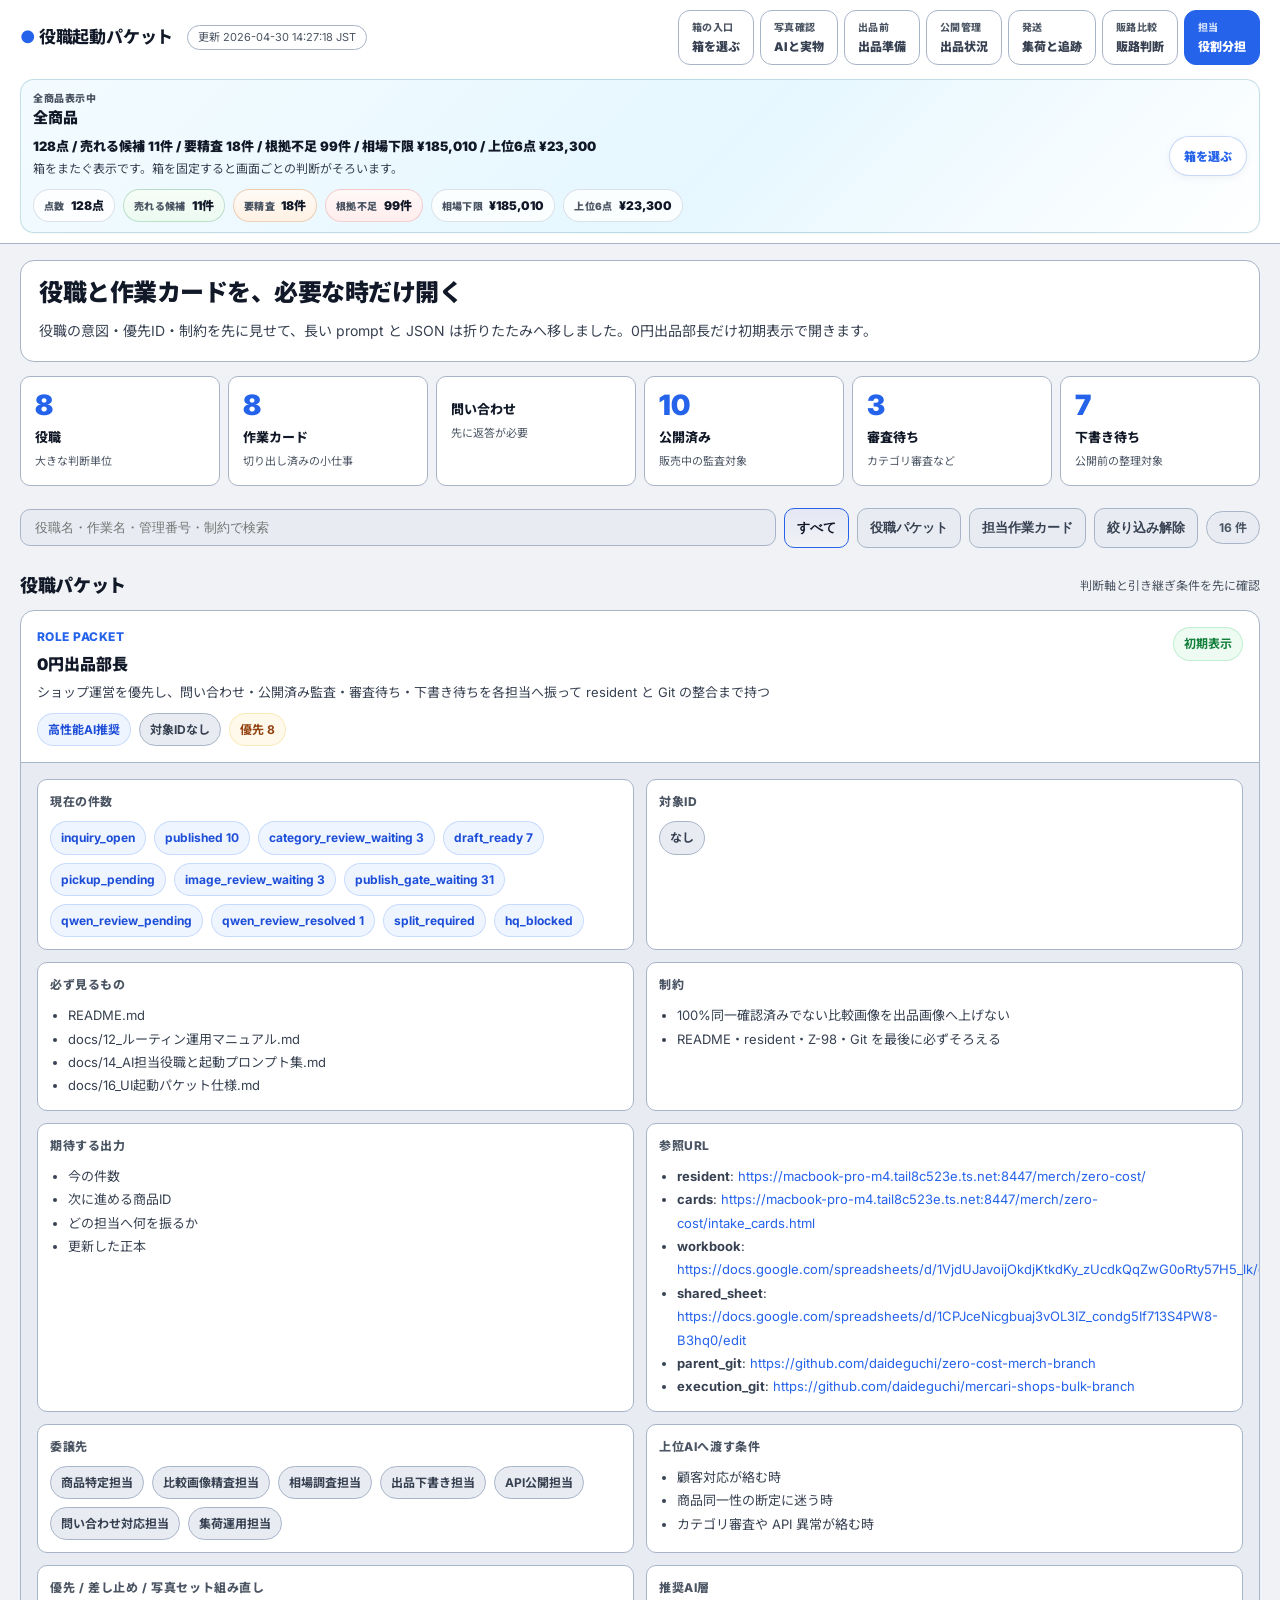
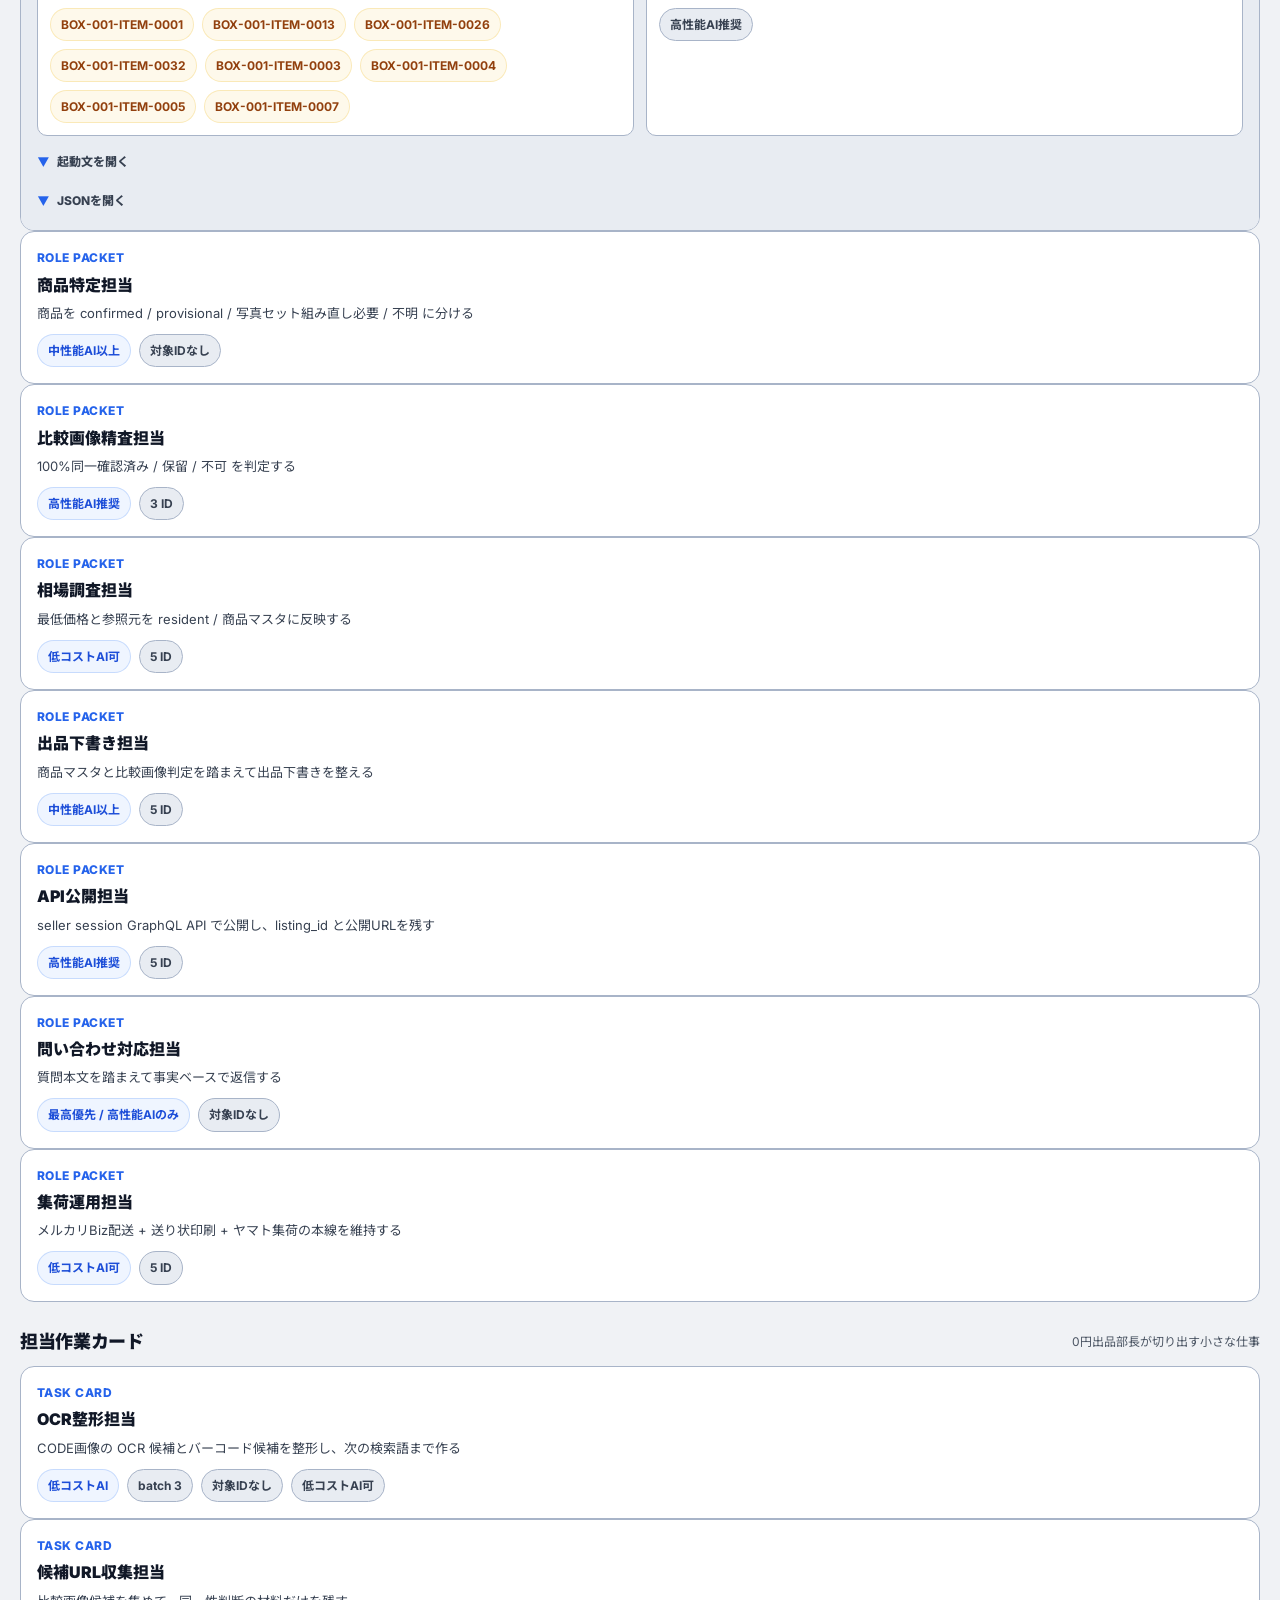
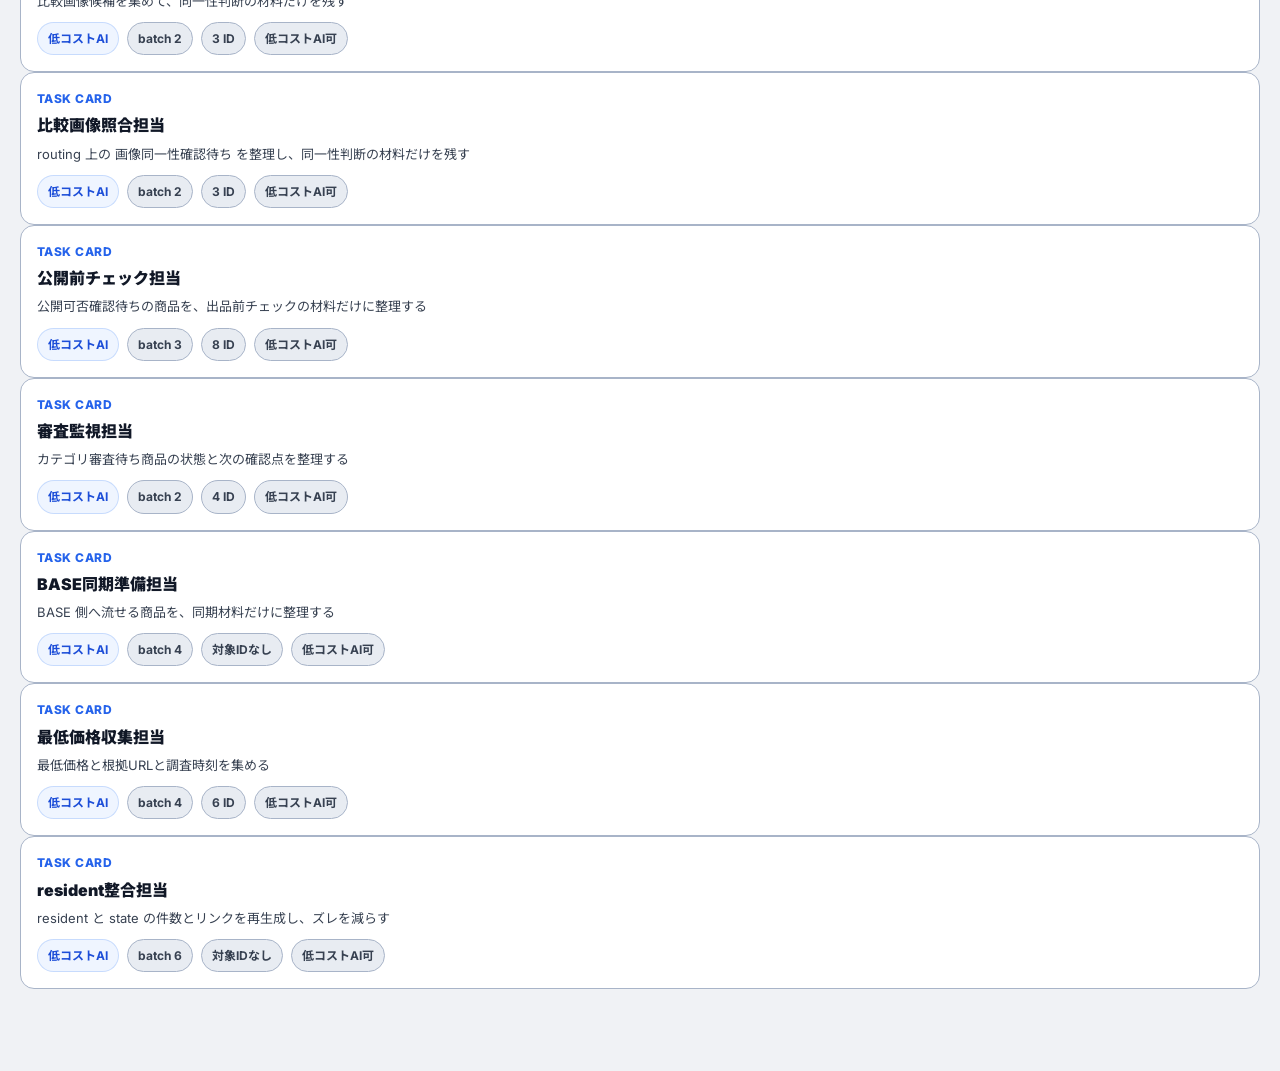
<file: roles.html>
<!doctype html>
<html lang="ja" data-page="roles">
<head>
  <meta charset="utf-8">
  <meta name="viewport" content="width=device-width,initial-scale=1">
  <title>0円仕入れ物販事業 | 役職起動パケット</title>
  <link rel="preconnect" href="https://fonts.googleapis.com">
  <link href="https://fonts.googleapis.com/css2?family=Inter:wght@400;500;600;700;800;900&family=Noto+Sans+JP:wght@400;500;600;700&display=swap" rel="stylesheet">
  <link rel="stylesheet" href="./common.css">
  <style>
    a { color: var(--accent); text-decoration: none; }
    a:hover { color: #818cf8; }
    .hq-wrap { max-width: 1320px; }
    .hero {
      background: var(--surface);
      border: 1px solid var(--border);
      border-radius: var(--radius-lg);
      padding: 18px;
      margin-bottom: 14px;
    }
    .hero-title {
      font-size: 24px;
      font-weight: 900;
      line-height: 1.2;
      letter-spacing: -.02em;
    }
    .hero-note {
      margin-top: 10px;
      font-size: 14px;
      line-height: 1.8;
      color: var(--text-2);
    }
    .summary-grid {
      display: grid;
      grid-template-columns: repeat(auto-fit, minmax(150px, 1fr));
      gap: 8px;
      margin-bottom: 14px;
    }
    .summary-card {
      background: var(--surface);
      border: 1px solid var(--border);
      border-radius: var(--radius);
      padding: 14px;
    }
    .summary-value {
      font-size: 28px;
      line-height: 1;
      font-weight: 900;
      color: var(--accent);
    }
    .summary-label {
      margin-top: 8px;
      font-size: 13px;
      font-weight: 800;
    }
    .summary-note {
      margin-top: 5px;
      font-size: 11px;
      line-height: 1.6;
      color: var(--text-3);
    }
    .toolbar {
      display: flex;
      gap: 8px;
      align-items: center;
      margin-bottom: 12px;
      position: sticky;
      top: var(--hq-sticky-offset, 53px);
      z-index: 40;
      background: var(--bg);
      padding: 8px 0;
      flex-wrap: wrap;
    }
    .search {
      flex: 1;
      min-width: 240px;
      padding: 10px 14px;
      background: var(--surface-2);
      border: 1px solid var(--border);
      border-radius: var(--radius);
      color: var(--text);
      font: 14px/1.4 inherit;
      outline: none;
    }
    .search:focus,
    .type-btn:focus,
    .reset-btn:focus {
      border-color: var(--accent);
      outline: none;
    }
    .type-group {
      display: flex;
      gap: 8px;
      flex-wrap: wrap;
    }
    .type-btn,
    .reset-btn {
      padding: 10px 12px;
      background: var(--surface-2);
      border: 1px solid var(--border);
      border-radius: var(--radius);
      color: var(--text-2);
      font: 13px/1.4 inherit;
      cursor: pointer;
      font-weight: 700;
    }
    .type-btn.active {
      border-color: var(--accent);
      background: linear-gradient(180deg, rgba(99,102,241,.08), rgba(99,102,241,0));
      color: var(--text);
    }
    .count-pill {
      padding: 6px 12px;
      background: var(--surface-2);
      border: 1px solid var(--border);
      border-radius: 999px;
      font-size: 12px;
      font-weight: 700;
      color: var(--text-3);
      white-space: nowrap;
    }
    .section {
      display: grid;
      gap: 10px;
      margin-bottom: 22px;
    }
    .section-heading {
      display: flex;
      align-items: center;
      justify-content: space-between;
      gap: 8px;
      margin-top: 4px;
    }
    .section-title {
      font-size: 18px;
      font-weight: 900;
      letter-spacing: -.02em;
    }
    .section-note {
      font-size: 12px;
      color: var(--text-3);
    }
    details.packet {
      background: var(--surface);
      border: 1px solid var(--border);
      border-radius: var(--radius-lg);
      overflow: hidden;
    }
    details.packet > summary {
      list-style: none;
      cursor: pointer;
      padding: 16px;
    }
    details.packet > summary::-webkit-details-marker {
      display: none;
    }
    .packet-head {
      display: grid;
      grid-template-columns: minmax(0, 1fr) auto;
      gap: 12px;
      align-items: start;
    }
    .packet-title {
      display: grid;
      gap: 6px;
      min-width: 0;
    }
    .packet-tag {
      color: var(--accent);
      font-size: 12px;
      font-weight: 800;
      letter-spacing: .04em;
      text-transform: uppercase;
    }
    .packet-name {
      font-size: 16px;
      font-weight: 900;
      line-height: 1.4;
    }
    .packet-goal {
      font-size: 13px;
      line-height: 1.7;
      color: var(--text-2);
      display: -webkit-box;
      -webkit-line-clamp: 2;
      -webkit-box-orient: vertical;
      overflow: hidden;
    }
    .packet-summary {
      display: flex;
      flex-wrap: wrap;
      gap: 8px;
      margin-top: 10px;
    }
    .packet-body {
      border-top: 1px solid var(--border);
      background: var(--surface-2);
      padding: 16px;
      display: grid;
      gap: 12px;
    }
    .panel-grid {
      display: grid;
      grid-template-columns: repeat(2, minmax(0, 1fr));
      gap: 12px;
    }
    .panel {
      background: var(--surface);
      border: 1px solid var(--border);
      border-radius: var(--radius);
      padding: 12px;
    }
    .panel-title {
      font-size: 12px;
      font-weight: 800;
      color: var(--text-3);
      text-transform: uppercase;
      letter-spacing: .05em;
      margin-bottom: 10px;
    }
    .badge-row {
      display: flex;
      flex-wrap: wrap;
      gap: 8px;
    }
    .list {
      margin: 0;
      padding-left: 18px;
      line-height: 1.8;
      color: var(--text-2);
      font-size: 13px;
    }
    .chip {
      display: inline-flex;
      align-items: center;
      gap: 6px;
      padding: 6px 10px;
      border-radius: 999px;
      background: var(--surface-2);
      border: 1px solid var(--border);
      color: var(--text-2);
      font-size: 12px;
      font-weight: 700;
    }
    .chip.red {
      color: var(--red);
      border-color: rgba(239,68,68,.22);
      background: rgba(239,68,68,.08);
    }
    .chip.orange {
      color: var(--orange);
      border-color: rgba(249,115,22,.22);
      background: rgba(249,115,22,.08);
    }
    .chip.yellow {
      color: var(--yellow);
      border-color: rgba(234,179,8,.22);
      background: rgba(234,179,8,.08);
    }
    .chip.green {
      color: var(--green);
      border-color: rgba(34,197,94,.22);
      background: rgba(34,197,94,.08);
    }
    .chip.blue {
      color: var(--blue);
      border-color: rgba(59,130,246,.22);
      background: rgba(59,130,246,.08);
    }
    details.subdetail > summary {
      list-style: none;
      cursor: pointer;
      font-size: 12px;
      font-weight: 800;
      color: var(--text-2);
      display: inline-flex;
      align-items: center;
      gap: 8px;
      padding: 4px 0;
    }
    details.subdetail > summary::-webkit-details-marker {
      display: none;
    }
    .chevron {
      color: var(--accent);
      transition: transform .15s;
      display: inline-block;
    }
    details[open] .chevron {
      transform: rotate(90deg);
    }
    .code-box {
      margin-top: 8px;
      border: 1px solid var(--border);
      border-radius: var(--radius);
      background: #0b1220;
      overflow: hidden;
    }
    .code-box pre {
      margin: 0;
      padding: 12px;
      white-space: pre-wrap;
      word-break: break-word;
      line-height: 1.65;
      font-size: 12px;
      color: #cbd5e1;
      font-family: ui-monospace, SFMono-Regular, Menlo, Monaco, Consolas, "Liberation Mono", monospace;
      max-height: 320px;
      overflow: auto;
    }
    .code-actions {
      display: flex;
      gap: 8px;
      flex-wrap: wrap;
      padding: 10px 12px;
      border-top: 1px solid rgba(148,163,184,.18);
      background: rgba(148,163,184,.06);
    }
    .copy-btn {
      padding: 7px 10px;
      border-radius: 999px;
      border: 1px solid var(--border);
      background: var(--surface);
      color: var(--text-2);
      font-size: 12px;
      font-weight: 700;
      cursor: pointer;
    }
    .empty {
      text-align: center;
      padding: 48px;
      color: var(--text-3);
      font-size: 14px;
      border: 1px dashed var(--border);
      border-radius: var(--radius);
      background: var(--surface);
    }
    .hidden {
      display: none !important;
    }
    @media (max-width: 900px) {
      .panel-grid {
        grid-template-columns: 1fr;
      }
    }
    @media (max-width: 640px) {
      .toolbar {
        top: var(--hq-sticky-offset, 49px);
      }
      .packet-head {
        grid-template-columns: 1fr;
      }
    }
  </style>
</head>
<body>
  <header class="hq-header">
    <h1><span class="dot">●</span> 役職起動パケット</h1>
    <span id="freshness-pill" class="hq-fresh" style="display:none"></span>
  </header>

  <div class="hq-wrap">
    <section class="hero">
      <div class="hero-title">役職と作業カードを、必要な時だけ開く</div>
      <div class="hero-note">
        役職の意図・優先ID・制約を先に見せて、長い prompt と JSON は折りたたみへ移しました。0円出品部長だけ初期表示で開きます。
      </div>
    </section>

    <div class="summary-grid" id="summary-grid"></div>

    <div class="toolbar">
      <input id="search" class="search" type="text" placeholder="役職名・作業名・管理番号・制約で検索">
      <div class="type-group">
        <button type="button" class="type-btn active" data-type="all">すべて</button>
        <button type="button" class="type-btn" data-type="role">役職パケット</button>
        <button type="button" class="type-btn" data-type="task">担当作業カード</button>
      </div>
      <button id="reset-btn" class="reset-btn" type="button">絞り込み解除</button>
      <span id="count-pill" class="count-pill">- 件</span>
    </div>

    <section class="section" id="roles-section">
      <div class="section-heading">
        <div class="section-title">役職パケット</div>
        <div class="section-note">判断軸と引き継ぎ条件を先に確認</div>
      </div>
      <div id="roles-root"></div>
      <div id="roles-empty" class="empty hidden">該当する役職パケットはありません</div>
    </section>

    <section class="section" id="tasks-section">
      <div class="section-heading">
        <div class="section-title">担当作業カード</div>
        <div class="section-note">0円出品部長が切り出す小さな仕事</div>
      </div>
      <div id="tasks-root"></div>
      <div id="tasks-empty" class="empty hidden">該当する作業カードはありません</div>
    </section>
  </div>

  <script src="./role_packets_snapshot.js"></script>
  <script src="./common.js"></script>
  <script>
  (function(){
    var payload = window.ZERO_COST_ROLE_PACKETS || {};
    var packets = payload.packets || [];
    var taskCards = payload.task_cards || [];
    var search = document.getElementById('search');
    var rolesRoot = document.getElementById('roles-root');
    var tasksRoot = document.getElementById('tasks-root');
    var rolesEmpty = document.getElementById('roles-empty');
    var tasksEmpty = document.getElementById('tasks-empty');
    var countPill = document.getElementById('count-pill');
    var summaryGrid = document.getElementById('summary-grid');
    var activeType = 'all';

    function escapeHtml(value) {
      return String(value || '')
        .replace(/&/g, '&amp;')
        .replace(/</g, '&lt;')
        .replace(/>/g, '&gt;')
        .replace(/"/g, '&quot;')
        .replace(/'/g, '&#39;');
    }

    function copyText(text) {
      navigator.clipboard.writeText(String(text || '')).catch(function(){});
    }

    function arrayOrEmpty(value) {
      return Array.isArray(value) ? value : [];
    }

    function listHtml(items, emptyText) {
      var rows = arrayOrEmpty(items);
      if (!rows.length) return '<div class="chip">なし</div>';
      return '<ul class="list">' + rows.map(function(item) {
        return '<li>' + escapeHtml(item) + '</li>';
      }).join('') + '</ul>';
    }

    function chipsHtml(items, cls) {
      var rows = arrayOrEmpty(items);
      if (!rows.length) return '<div class="chip">なし</div>';
      return '<div class="badge-row">' + rows.map(function(item) {
        return '<span class="chip ' + (cls || '') + '">' + escapeHtml(item) + '</span>';
      }).join('') + '</div>';
    }

    function countChips(currentCounts) {
      var entries = Object.entries(currentCounts || {});
      if (!entries.length) return '<div class="chip">件数なし</div>';
      return '<div class="badge-row">' + entries.map(function(entry) {
        return '<span class="chip blue">' + escapeHtml(entry[0]) + ' ' + escapeHtml(entry[1]) + '</span>';
      }).join('') + '</div>';
    }

    function urlsHtml(urls) {
      var entries = Object.entries(urls || {});
      if (!entries.length) return '<div class="chip">URLなし</div>';
      return '<ul class="list">' + entries.map(function(entry) {
        return '<li><strong>' + escapeHtml(entry[0]) + '</strong>: <a href="' + entry[1] + '" target="_blank" rel="noopener noreferrer">' + escapeHtml(entry[1]) + '</a></li>';
      }).join('') + '</ul>';
    }

    function renderSummary() {
      var counts = payload.counts || {};
      var cards = [
        ['役職', packets.length, '大きな判断単位'],
        ['作業カード', taskCards.length, '切り出し済みの小仕事'],
        ['問い合わせ', counts.inquiry_open != null ? counts.inquiry_open : '-', '先に返答が必要'],
        ['公開済み', counts.published != null ? counts.published : '-', '販売中の監査対象'],
        ['審査待ち', counts.category_review_waiting != null ? counts.category_review_waiting : '-', 'カテゴリ審査など'],
        ['下書き待ち', counts.draft_ready != null ? counts.draft_ready : '-', '公開前の整理対象']
      ];
      summaryGrid.innerHTML = cards.map(function(card) {
        return '<div class="summary-card">'
          + '<div class="summary-value">' + escapeHtml(card[1]) + '</div>'
          + '<div class="summary-label">' + escapeHtml(card[0]) + '</div>'
          + '<div class="summary-note">' + escapeHtml(card[2]) + '</div>'
          + '</div>';
      }).join('');
    }

    function renderRolePacket(packet, index) {
      var packetJson = JSON.stringify(packet, null, 2);
      var isLead = packet.role_name === '0円出品部長';
      var summaryChips = [
        packet.recommended_ai_tier ? '<span class="chip blue">' + escapeHtml(packet.recommended_ai_tier) + '</span>' : '',
        arrayOrEmpty(packet.target_ids).length ? '<span class="chip">' + arrayOrEmpty(packet.target_ids).length + ' ID</span>' : '<span class="chip">対象IDなし</span>',
        arrayOrEmpty(packet.priority_ids).length ? '<span class="chip yellow">優先 ' + arrayOrEmpty(packet.priority_ids).length + '</span>' : '',
        arrayOrEmpty(packet.blocked_ids).length ? '<span class="chip red">差し止め ' + arrayOrEmpty(packet.blocked_ids).length + '</span>' : '',
        arrayOrEmpty(packet.split_required_ids).length ? '<span class="chip orange">写真セット組み直し必要 ' + arrayOrEmpty(packet.split_required_ids).length + '</span>' : ''
      ].filter(Boolean).join('');

      return '<details class="packet role-entry" data-type="role" data-search="' + escapeHtml([
          packet.role_name,
          packet.goal,
          arrayOrEmpty(packet.target_ids).join(' '),
          arrayOrEmpty(packet.must_read).join(' '),
          arrayOrEmpty(packet.constraints).join(' '),
          arrayOrEmpty(packet.delegate_roles).join(' ')
        ].join(' ').toUpperCase()) + '"' + (isLead ? ' open' : '') + '>'
        + '<summary>'
        + '<div class="packet-head">'
        + '<div class="packet-title">'
        + '<div class="packet-tag">role packet</div>'
        + '<div class="packet-name">' + escapeHtml(packet.role_name || '役職名未設定') + '</div>'
        + '<div class="packet-goal">' + escapeHtml(packet.goal || 'goal 未設定') + '</div>'
        + '</div>'
        + '<div class="badge-row">' + (isLead ? '<span class="chip green">初期表示</span>' : '') + '</div>'
        + '</div>'
        + '<div class="packet-summary">' + summaryChips + '</div>'
        + '</summary>'
        + '<div class="packet-body">'
        + '<div class="panel-grid">'
        + '<div class="panel"><div class="panel-title">現在の件数</div>' + countChips(packet.current_counts) + '</div>'
        + '<div class="panel"><div class="panel-title">対象ID</div>' + chipsHtml(packet.target_ids) + '</div>'
        + '</div>'
        + '<div class="panel-grid">'
        + '<div class="panel"><div class="panel-title">必ず見るもの</div>' + listHtml(packet.must_read, 'なし') + '</div>'
        + '<div class="panel"><div class="panel-title">制約</div>' + listHtml(packet.constraints, 'なし') + '</div>'
        + '</div>'
        + '<div class="panel-grid">'
        + '<div class="panel"><div class="panel-title">期待する出力</div>' + listHtml(packet.expected_outputs, 'なし') + '</div>'
        + '<div class="panel"><div class="panel-title">参照URL</div>' + urlsHtml(packet.key_urls) + '</div>'
        + '</div>'
        + '<div class="panel-grid">'
        + '<div class="panel"><div class="panel-title">委譲先</div>' + chipsHtml(packet.delegate_roles) + '</div>'
        + '<div class="panel"><div class="panel-title">上位AIへ渡す条件</div>' + listHtml(packet.handoff_when, 'なし') + '</div>'
        + '</div>'
        + (arrayOrEmpty(packet.priority_ids).length || arrayOrEmpty(packet.blocked_ids).length || arrayOrEmpty(packet.split_required_ids).length
          ? '<div class="panel-grid">'
            + '<div class="panel"><div class="panel-title">優先 / 差し止め / 写真セット組み直し</div>'
            + '<div class="badge-row">'
            + arrayOrEmpty(packet.priority_ids).map(function(id){ return '<span class="chip yellow">' + escapeHtml(id) + '</span>'; }).join('')
            + arrayOrEmpty(packet.blocked_ids).map(function(id){ return '<span class="chip red">' + escapeHtml(id) + '</span>'; }).join('')
            + arrayOrEmpty(packet.split_required_ids).map(function(id){ return '<span class="chip orange">' + escapeHtml(id) + '</span>'; }).join('')
            + '</div></div>'
            + '<div class="panel"><div class="panel-title">推奨AI層</div>' + chipsHtml(packet.recommended_ai_tier ? [packet.recommended_ai_tier] : []) + '</div>'
            + '</div>'
          : '')
        + '<details class="subdetail">'
        + '<summary><span class="chevron">▶</span>起動文を開く</summary>'
        + '<div class="code-box"><pre>' + escapeHtml(packet.launch_prompt || '') + '</pre><div class="code-actions"><button type="button" class="copy-btn" data-copy="' + index + '" data-kind="role-prompt">起動文をコピー</button></div></div>'
        + '</details>'
        + '<details class="subdetail">'
        + '<summary><span class="chevron">▶</span>JSONを開く</summary>'
        + '<div class="code-box"><pre>' + escapeHtml(packetJson) + '</pre><div class="code-actions"><button type="button" class="copy-btn" data-copy="' + index + '" data-kind="role-json">JSONをコピー</button></div></div>'
        + '</details>'
        + '</div>'
        + '</details>';
    }

    function renderTaskCard(card, index) {
      var cardJson = JSON.stringify(card, null, 2);
      var summaryChips = [
        card.role_name ? '<span class="chip blue">' + escapeHtml(card.role_name) + '</span>' : '',
        card.batch_size ? '<span class="chip">batch ' + escapeHtml(card.batch_size) + '</span>' : '',
        arrayOrEmpty(card.target_ids).length ? '<span class="chip">' + arrayOrEmpty(card.target_ids).length + ' ID</span>' : '<span class="chip">対象IDなし</span>',
        card.recommended_ai_tier ? '<span class="chip">' + escapeHtml(card.recommended_ai_tier) + '</span>' : ''
      ].filter(Boolean).join('');

      return '<details class="packet task-entry" data-type="task" data-search="' + escapeHtml([
          card.task_name,
          card.goal,
          card.role_name,
          arrayOrEmpty(card.target_ids).join(' '),
          arrayOrEmpty(card.input_fields).join(' '),
          arrayOrEmpty(card.write_targets).join(' ')
        ].join(' ').toUpperCase()) + '">'
        + '<summary>'
        + '<div class="packet-head">'
        + '<div class="packet-title">'
        + '<div class="packet-tag">task card</div>'
        + '<div class="packet-name">' + escapeHtml(card.task_name || '作業名未設定') + '</div>'
        + '<div class="packet-goal">' + escapeHtml(card.goal || 'goal 未設定') + '</div>'
        + '</div>'
        + '<div class="badge-row"></div>'
        + '</div>'
        + '<div class="packet-summary">' + summaryChips + '</div>'
        + '</summary>'
        + '<div class="packet-body">'
        + '<div class="panel-grid">'
        + '<div class="panel"><div class="panel-title">入力として見るもの</div>' + listHtml(card.input_fields, 'なし') + '</div>'
        + '<div class="panel"><div class="panel-title">書き戻してよい場所</div>' + listHtml(card.write_targets, 'なし') + '</div>'
        + '</div>'
        + '<div class="panel-grid">'
        + '<div class="panel"><div class="panel-title">止めて上位AIへ渡す条件</div>' + listHtml(card.stop_conditions, 'なし') + '</div>'
        + '<div class="panel"><div class="panel-title">やってはいけないこと</div>' + listHtml(card.must_not_do, 'なし') + '</div>'
        + '</div>'
        + '<div class="panel-grid">'
        + '<div class="panel"><div class="panel-title">対象ID</div>' + chipsHtml(card.target_ids) + '</div>'
        + '<div class="panel"><div class="panel-title">参照URL</div>' + urlsHtml(card.key_urls) + '</div>'
        + '</div>'
        + '<details class="subdetail">'
        + '<summary><span class="chevron">▶</span>起動文を開く</summary>'
        + '<div class="code-box"><pre>' + escapeHtml(card.launch_prompt || '') + '</pre><div class="code-actions"><button type="button" class="copy-btn" data-copy="' + index + '" data-kind="task-prompt">起動文をコピー</button></div></div>'
        + '</details>'
        + '<details class="subdetail">'
        + '<summary><span class="chevron">▶</span>JSONを開く</summary>'
        + '<div class="code-box"><pre>' + escapeHtml(cardJson) + '</pre><div class="code-actions"><button type="button" class="copy-btn" data-copy="' + index + '" data-kind="task-json">JSONをコピー</button></div></div>'
        + '</details>'
        + '</div>'
        + '</details>';
    }

    function renderAll() {
      rolesRoot.innerHTML = packets.map(renderRolePacket).join('');
      tasksRoot.innerHTML = taskCards.map(renderTaskCard).join('');
    }

    function applyFilter() {
      var query = String(search.value || '').trim().toUpperCase();
      var roleShown = 0;
      var taskShown = 0;

      Array.from(document.querySelectorAll('.role-entry, .task-entry')).forEach(function(entry) {
        var type = entry.dataset.type;
        var haystack = entry.dataset.search || '';
        var typeMatch = activeType === 'all' || activeType === type;
        var queryMatch = !query || haystack.indexOf(query) !== -1;
        var visible = typeMatch && queryMatch;
        entry.classList.toggle('hidden', !visible);
        if (visible && type === 'role') roleShown += 1;
        if (visible && type === 'task') taskShown += 1;
      });

      rolesEmpty.classList.toggle('hidden', roleShown !== 0 || activeType === 'task');
      tasksEmpty.classList.toggle('hidden', taskShown !== 0 || activeType === 'role');
      document.getElementById('roles-section').classList.toggle('hidden', activeType === 'task');
      document.getElementById('tasks-section').classList.toggle('hidden', activeType === 'role');
      countPill.textContent = (roleShown + taskShown) + ' 件';
    }

    document.addEventListener('click', function(event) {
      var button = event.target.closest('[data-copy]');
      if (!button) return;
      var index = Number(button.dataset.copy || 0);
      var kind = button.dataset.kind || '';
      if (kind === 'role-prompt') copyText((packets[index] || {}).launch_prompt || '');
      if (kind === 'role-json') copyText(JSON.stringify(packets[index] || {}, null, 2));
      if (kind === 'task-prompt') copyText((taskCards[index] || {}).launch_prompt || '');
      if (kind === 'task-json') copyText(JSON.stringify(taskCards[index] || {}, null, 2));
    });

    document.querySelector('.type-group').addEventListener('click', function(event) {
      var button = event.target.closest('.type-btn');
      if (!button) return;
      activeType = button.dataset.type;
      Array.from(document.querySelectorAll('.type-btn')).forEach(function(btn) {
        btn.classList.toggle('active', btn === button);
      });
      applyFilter();
    });

    search.addEventListener('input', applyFilter);
    document.getElementById('reset-btn').addEventListener('click', function() {
      activeType = 'all';
      search.value = '';
      Array.from(document.querySelectorAll('.type-btn')).forEach(function(btn) {
        btn.classList.toggle('active', btn.dataset.type === 'all');
      });
      applyFilter();
    });

    var freshness = payload.generated_at || '';
    if (freshness) {
      var pill = document.getElementById('freshness-pill');
      pill.textContent = '更新 ' + freshness;
      pill.style.display = '';
    }

    renderSummary();
    renderAll();
    applyFilter();
  })();
  </script>
</body>
</html>
</file>
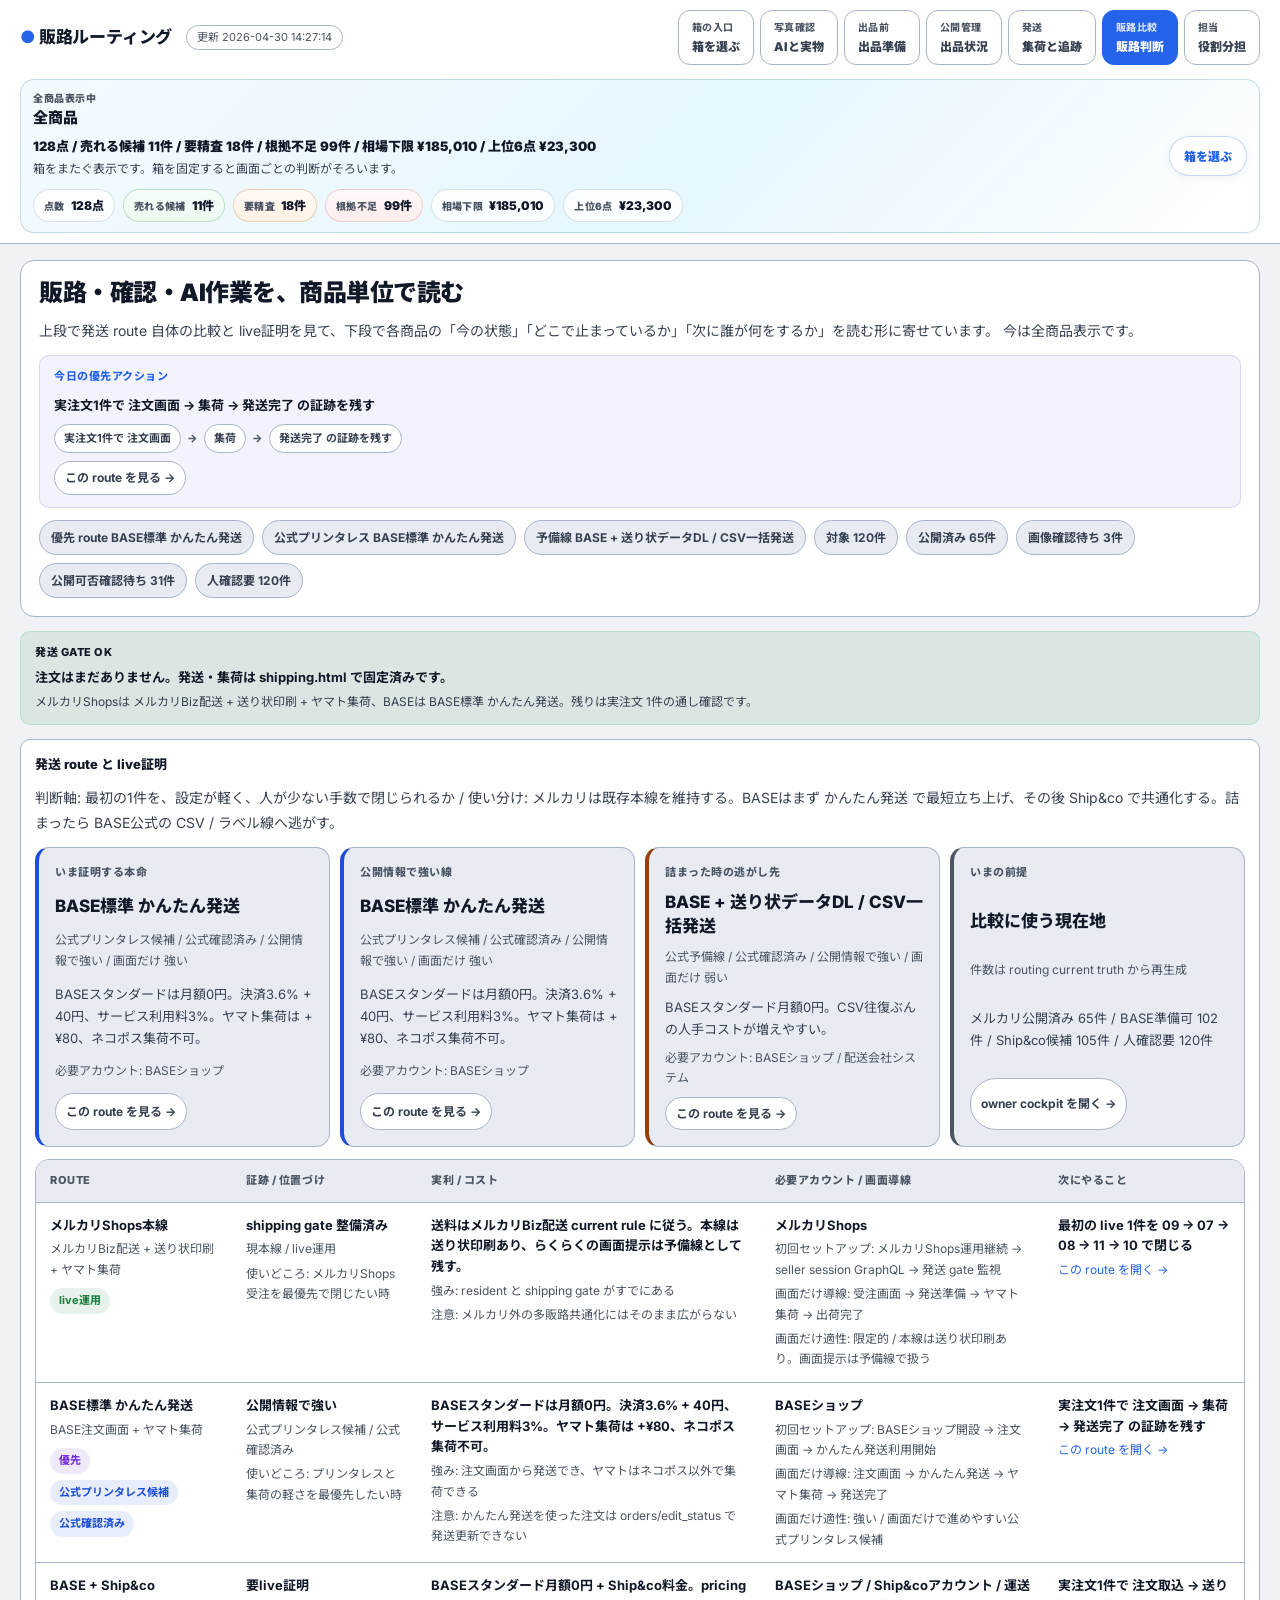
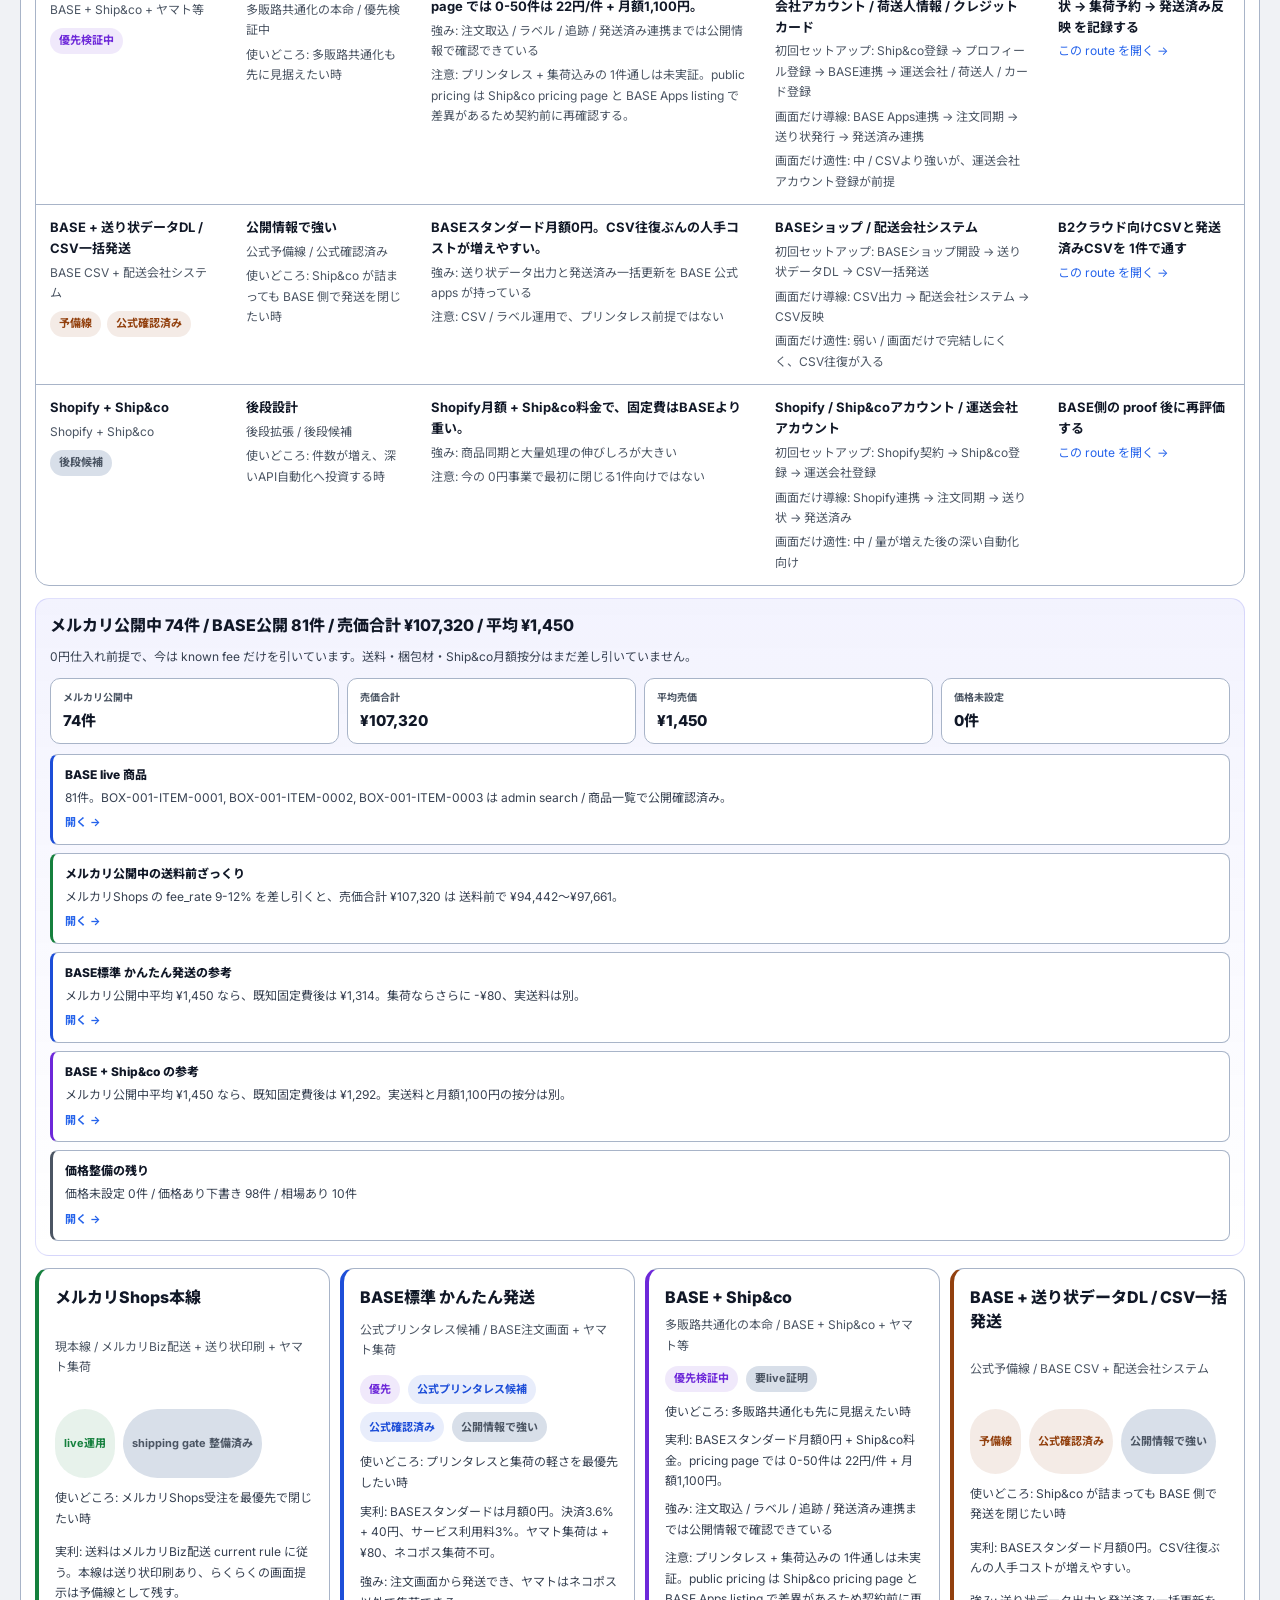
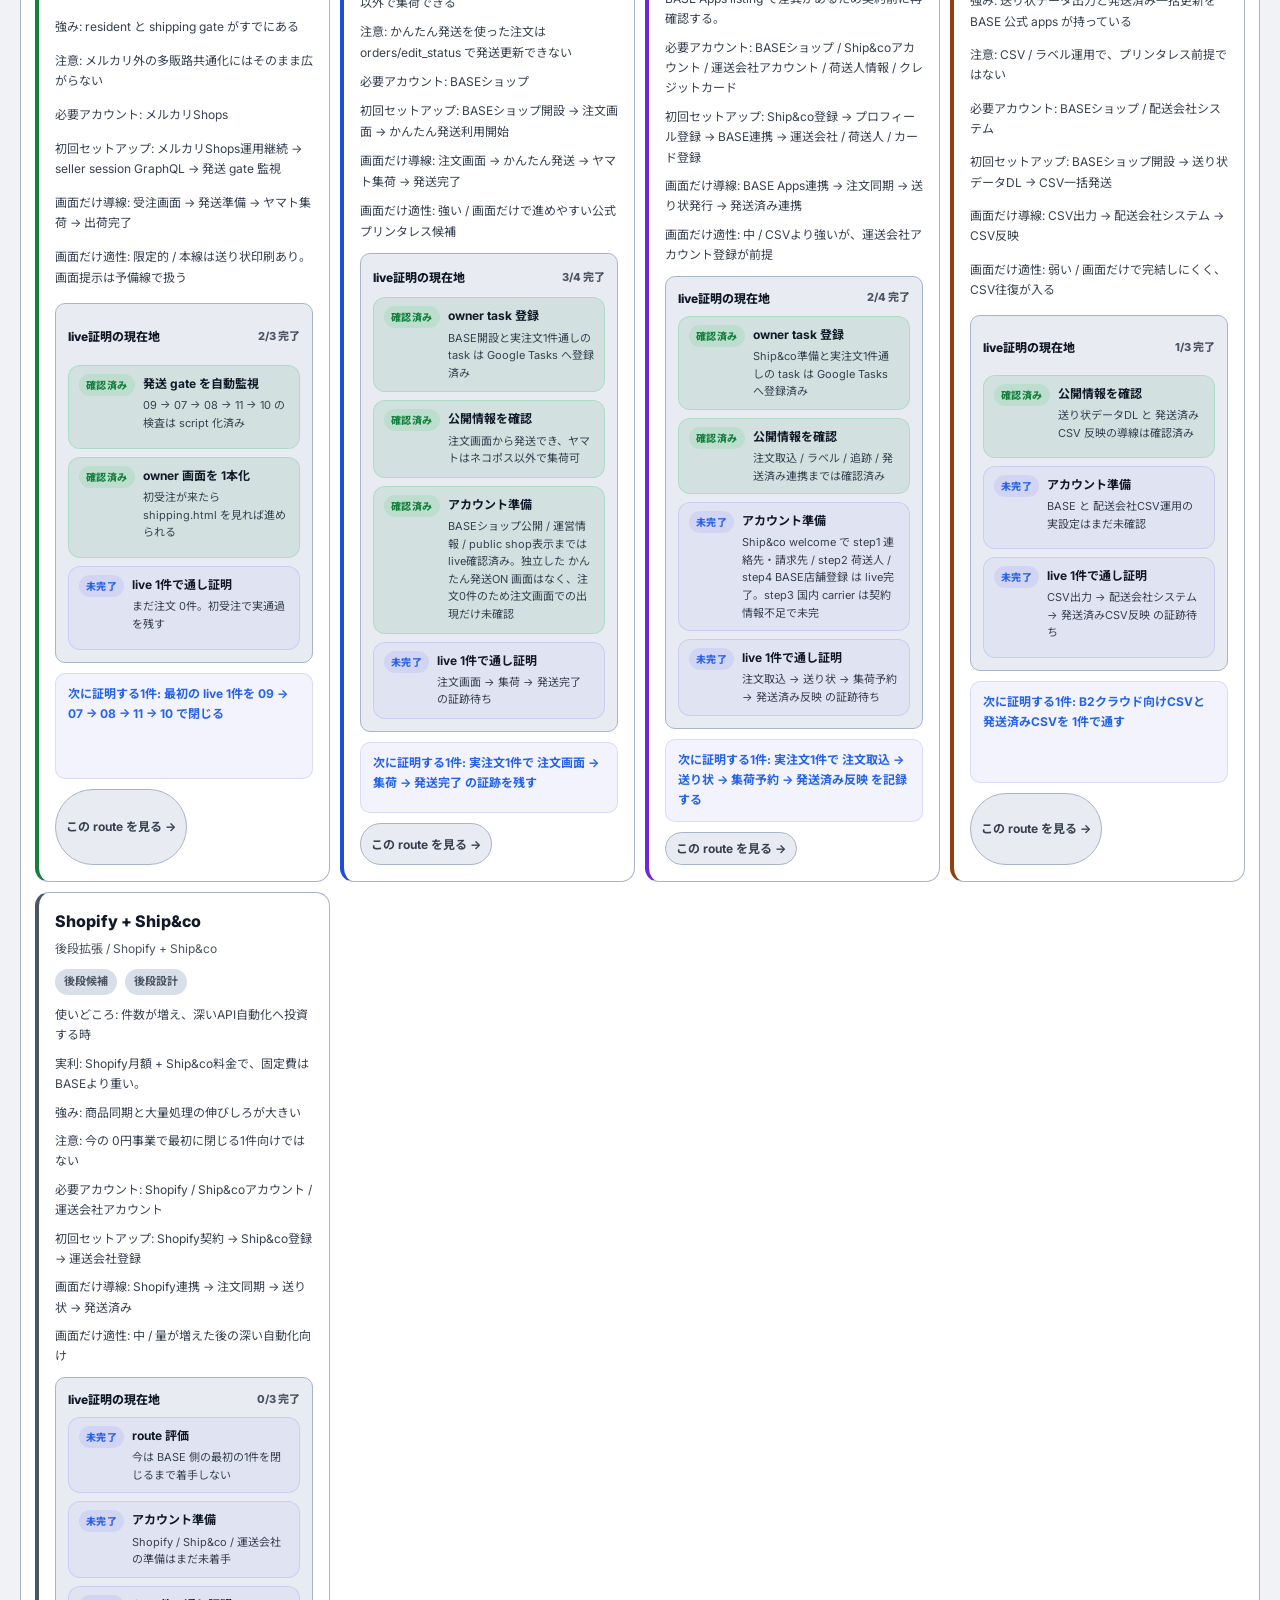
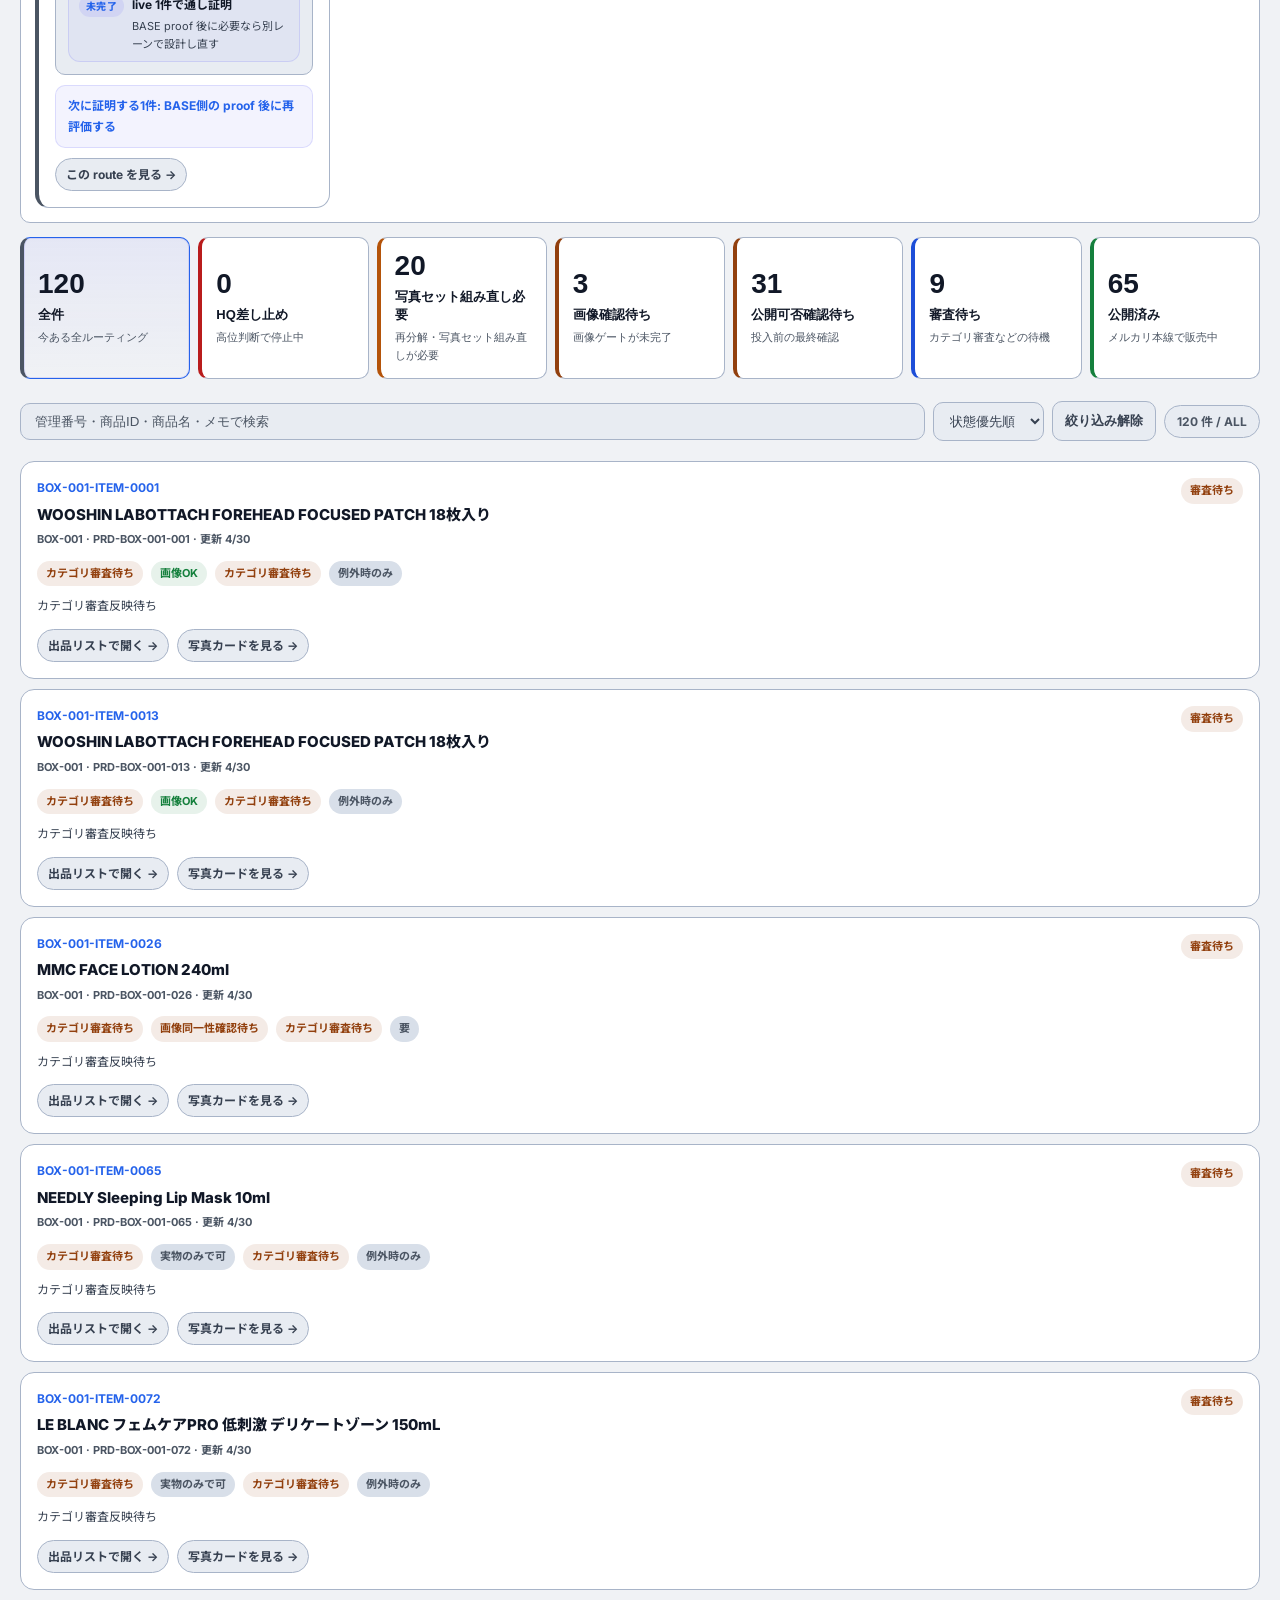
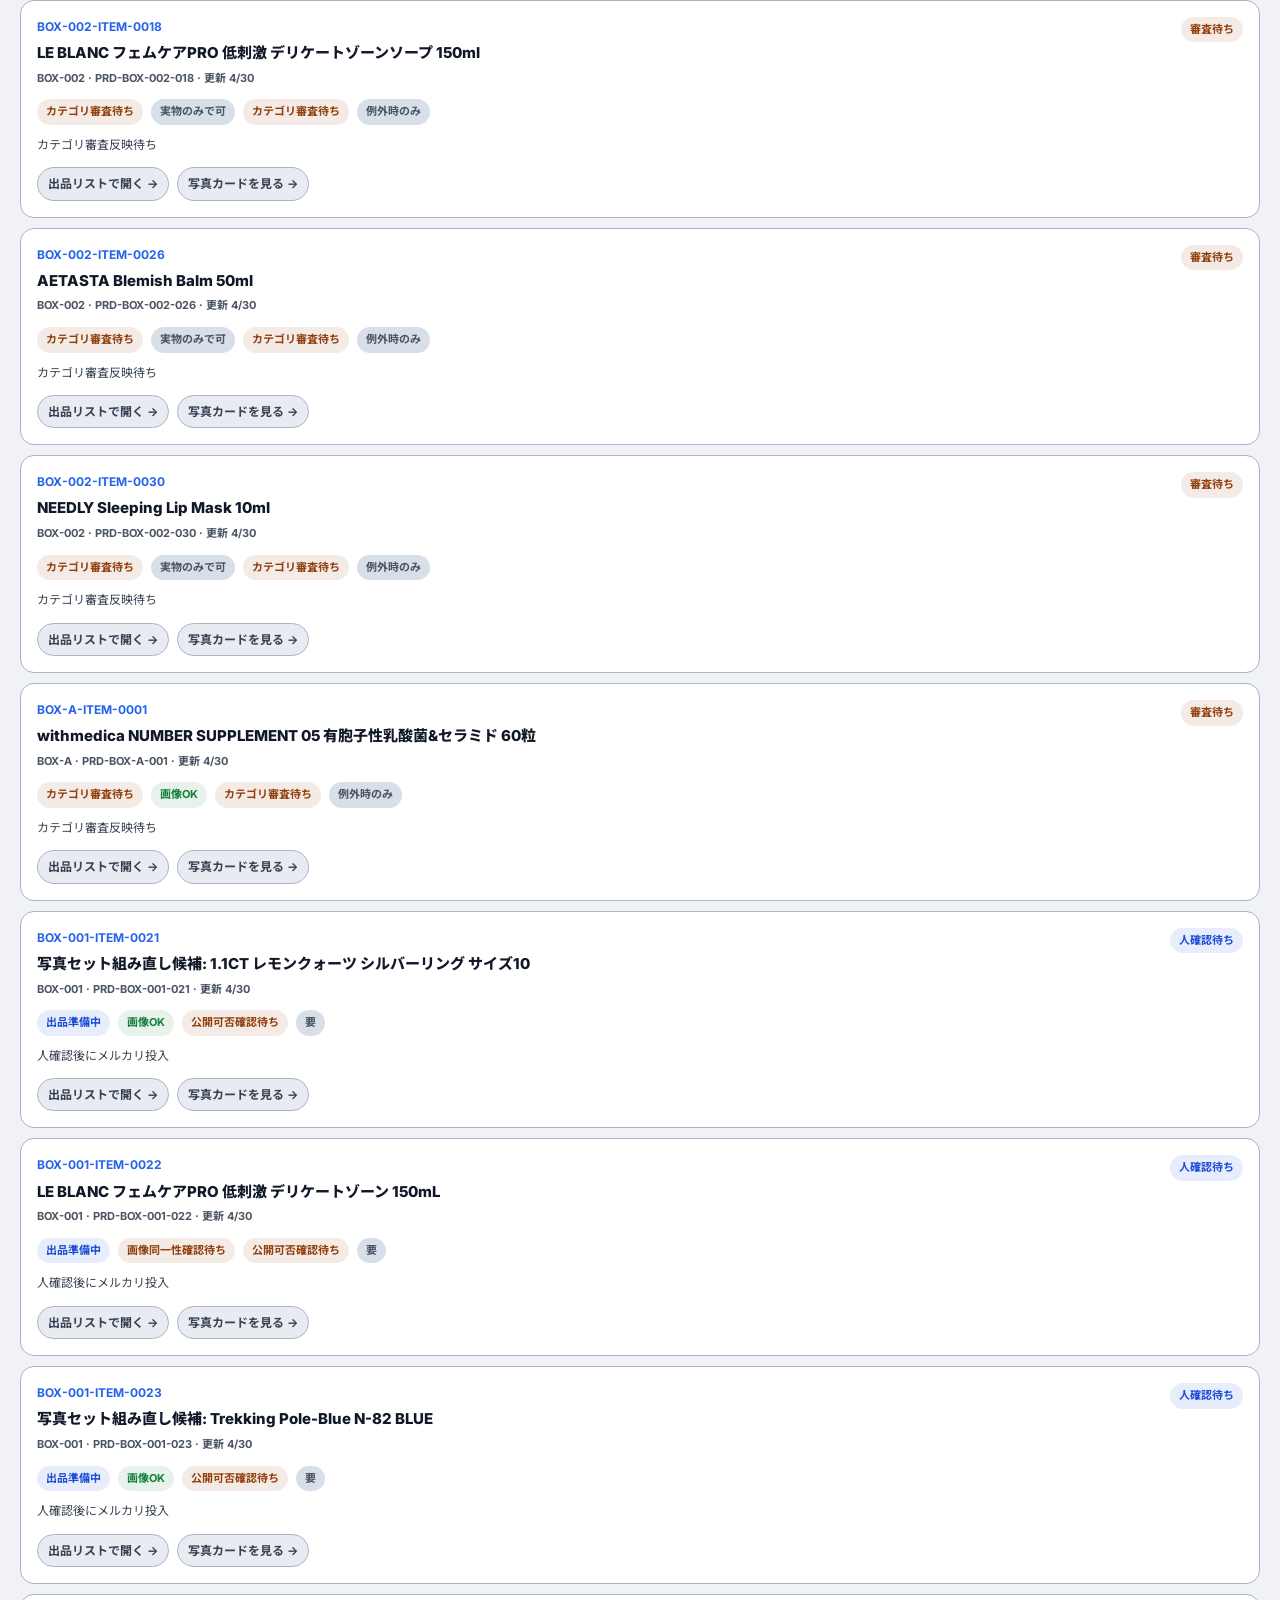
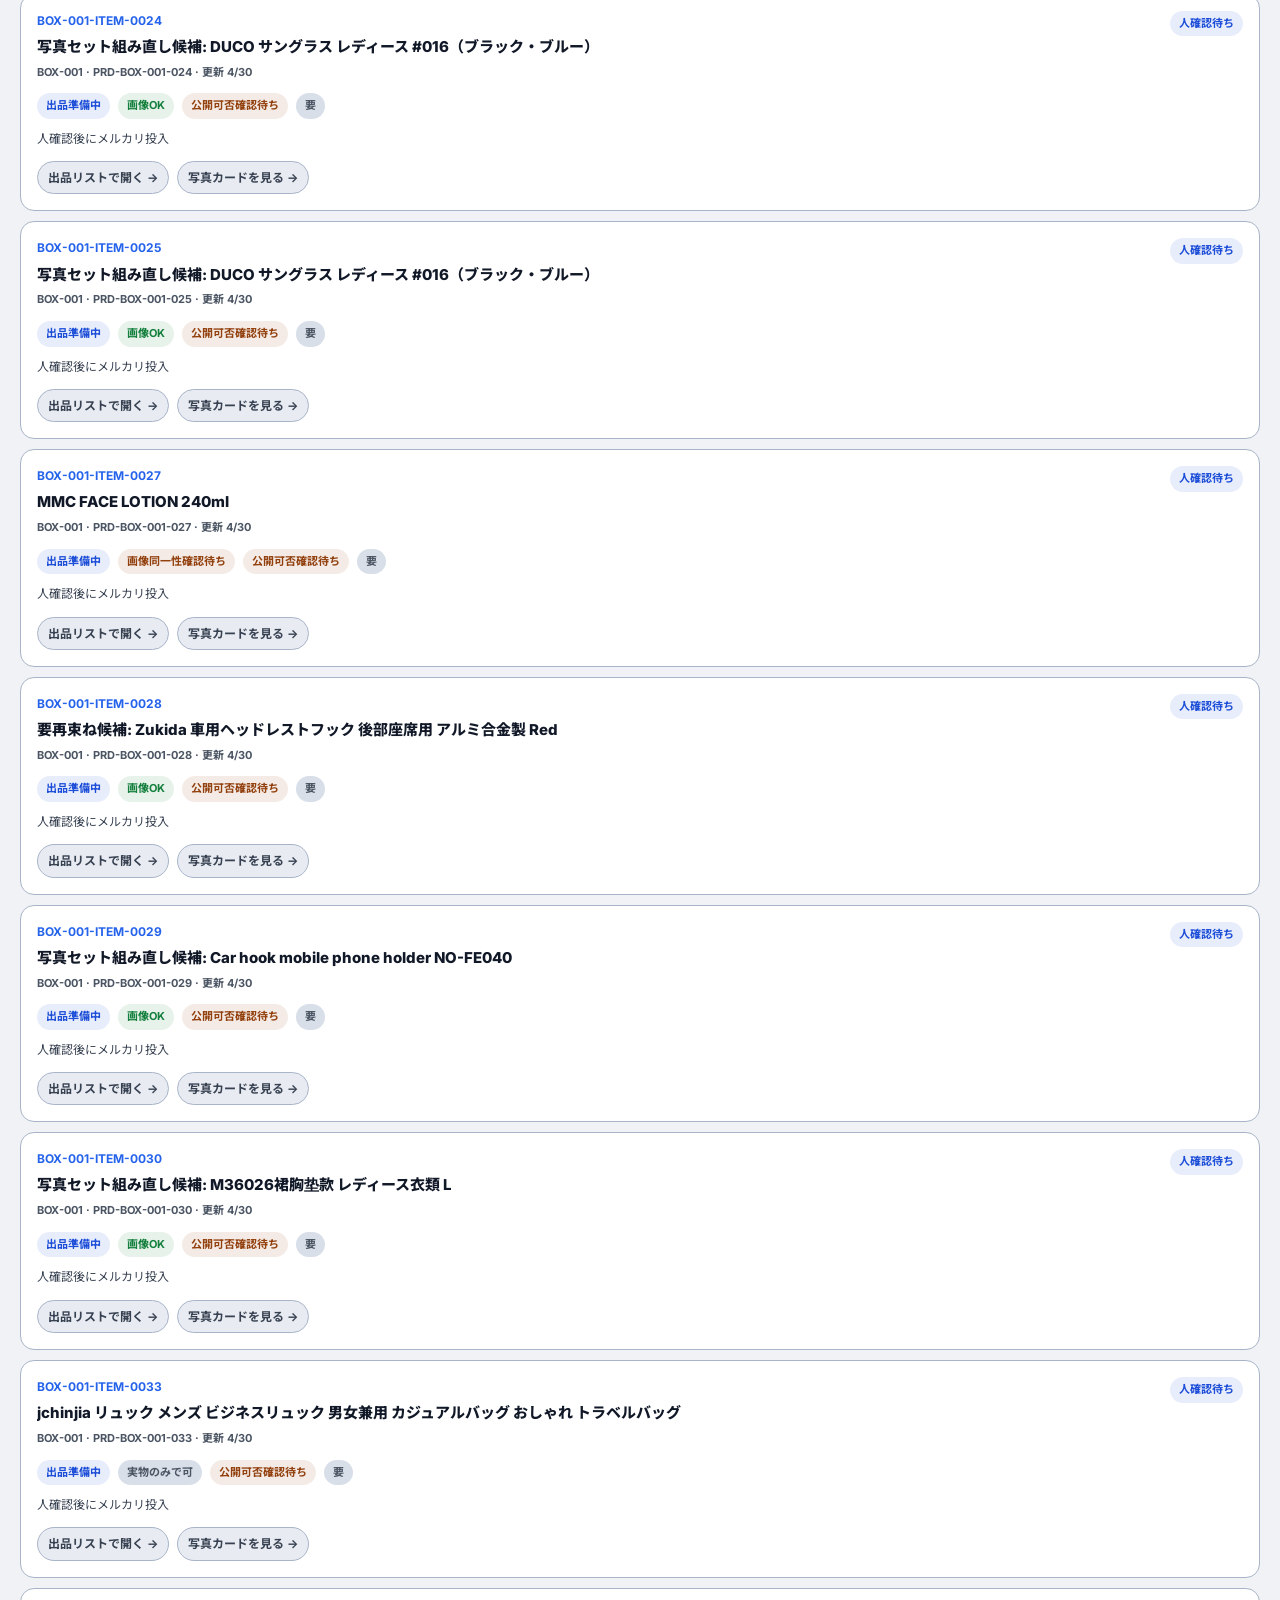
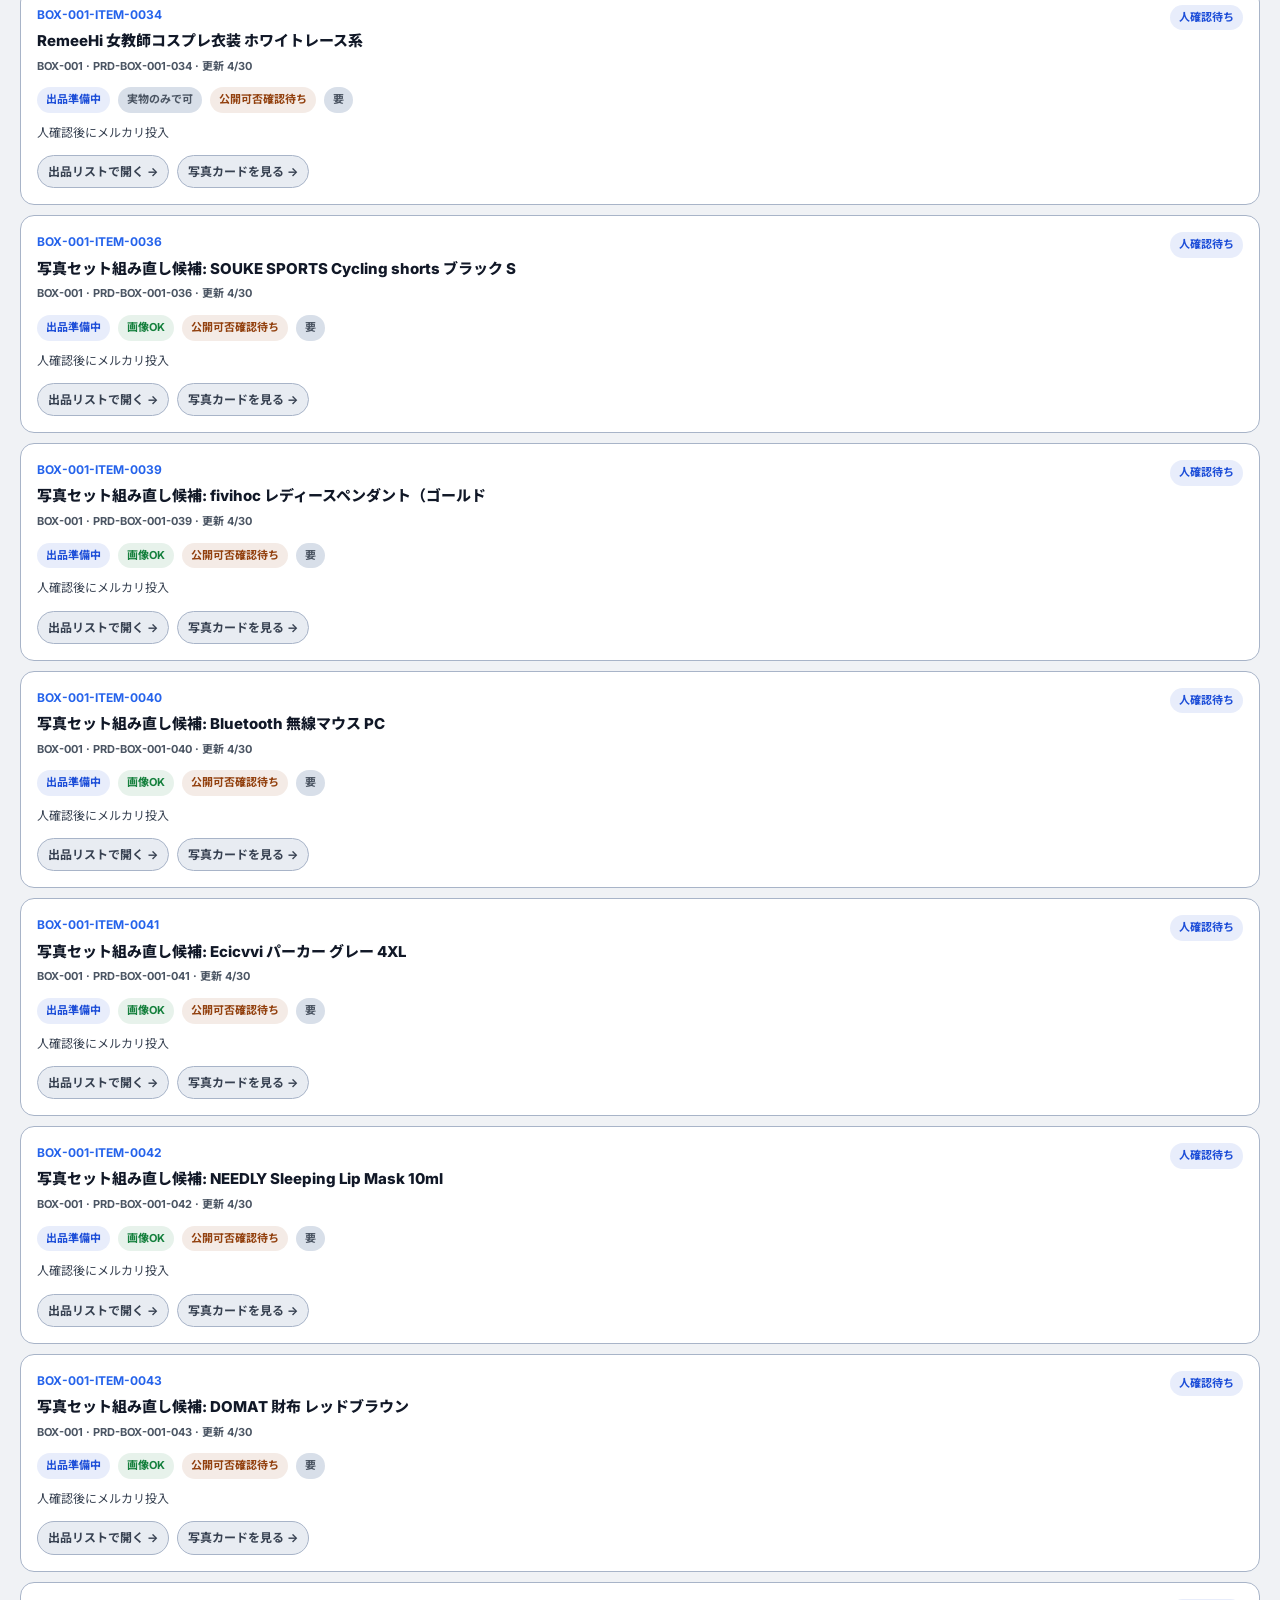
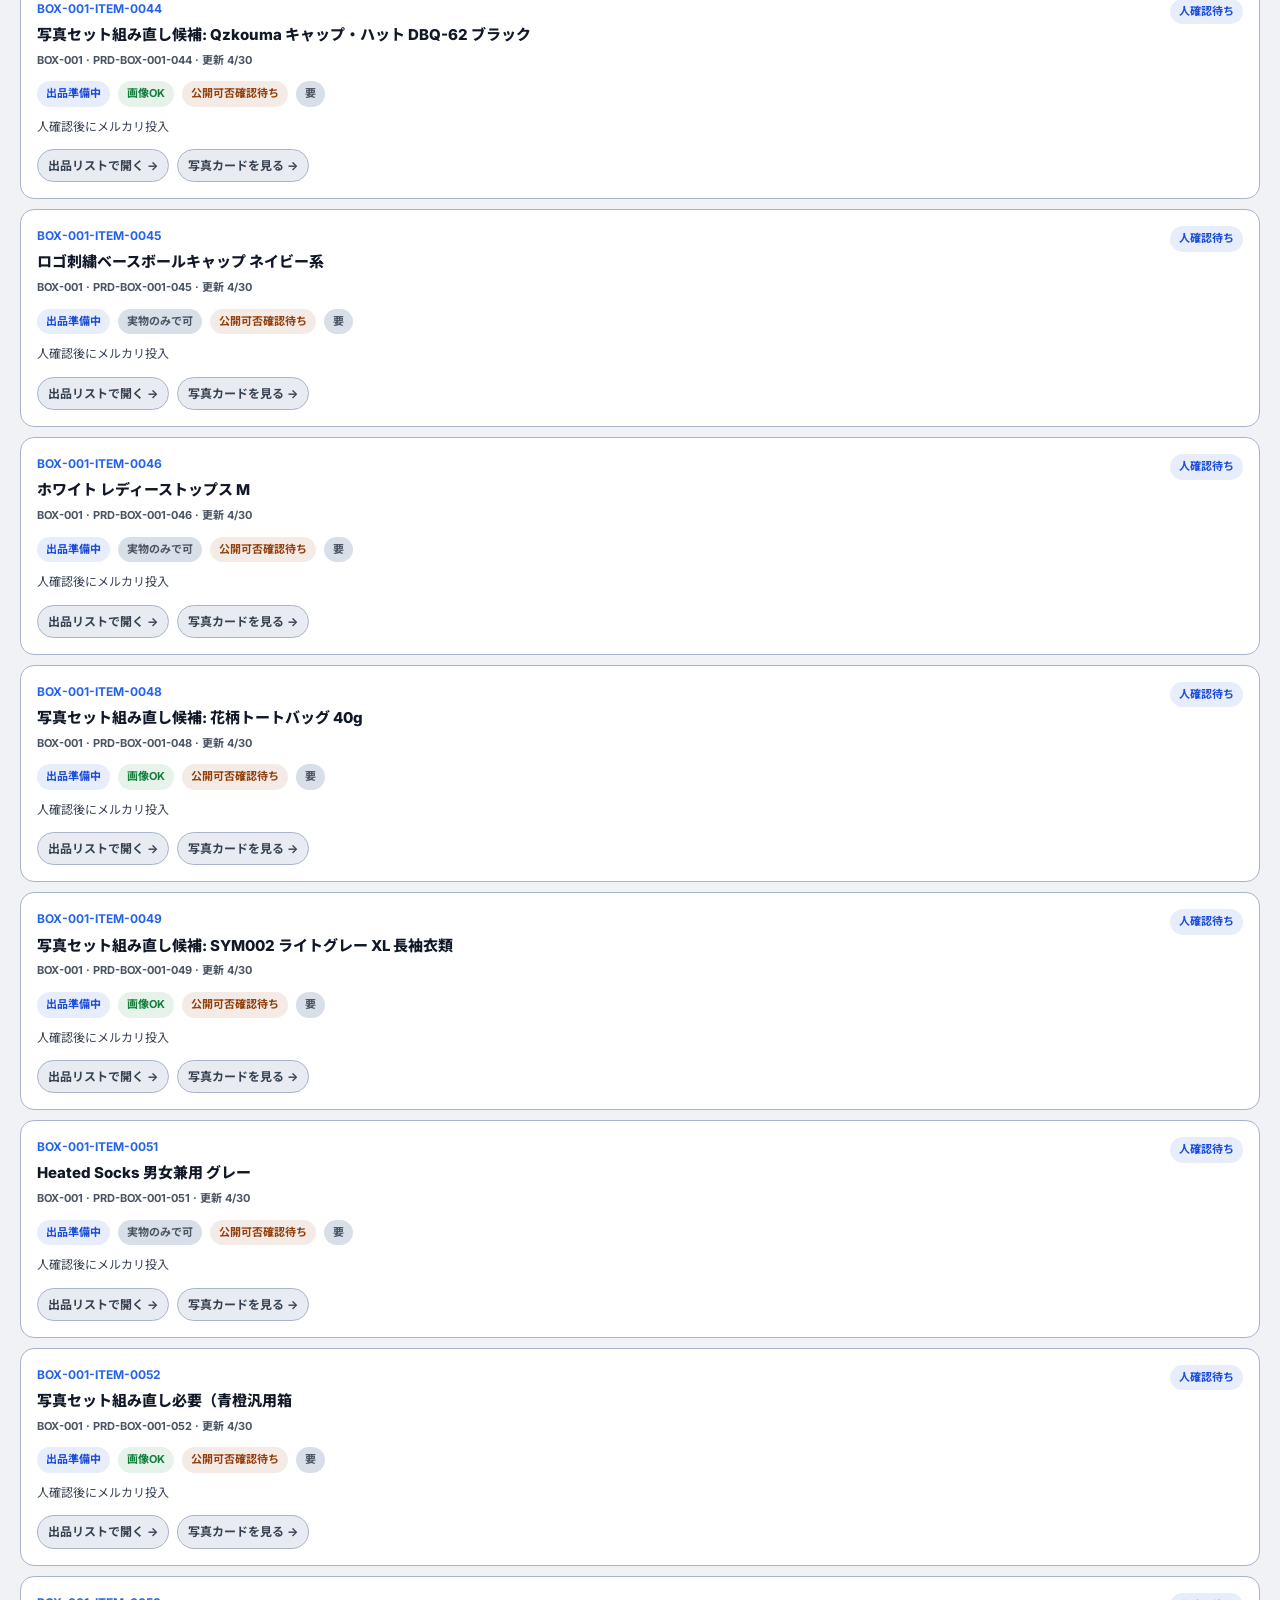
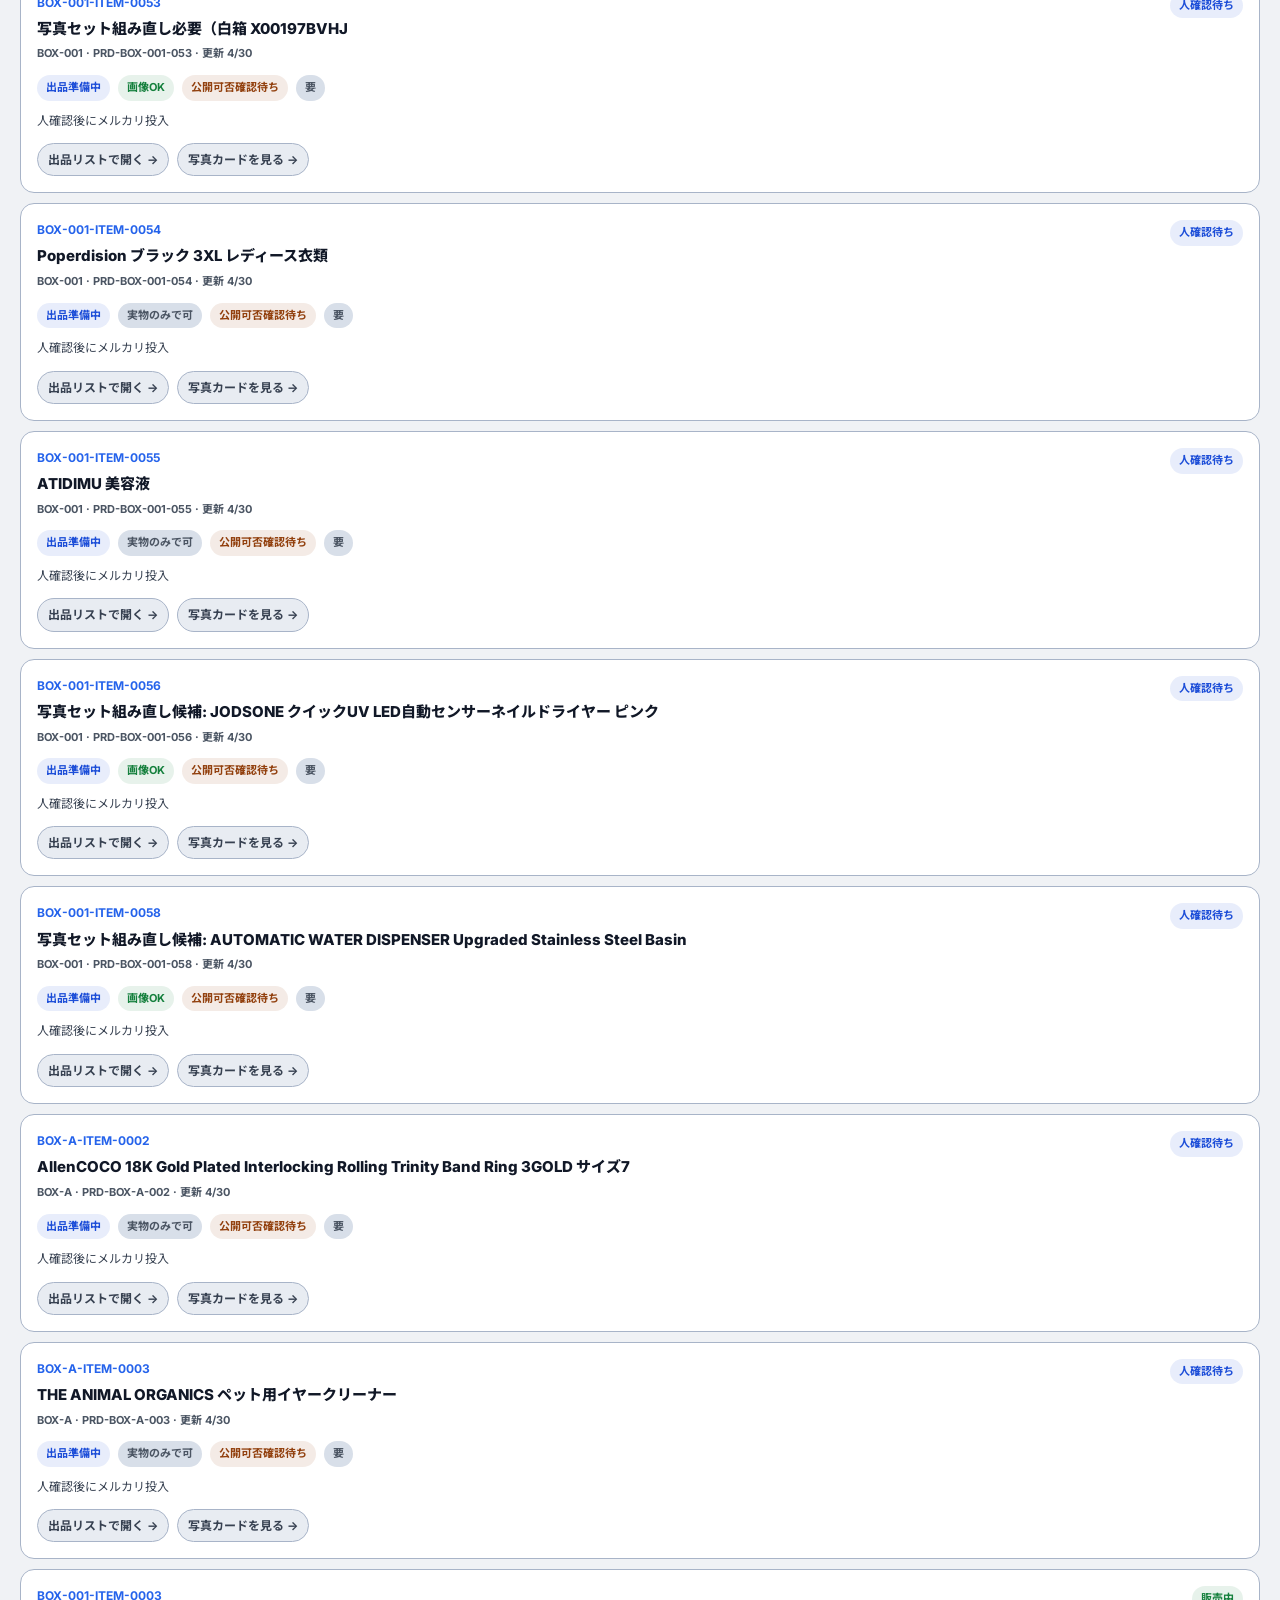
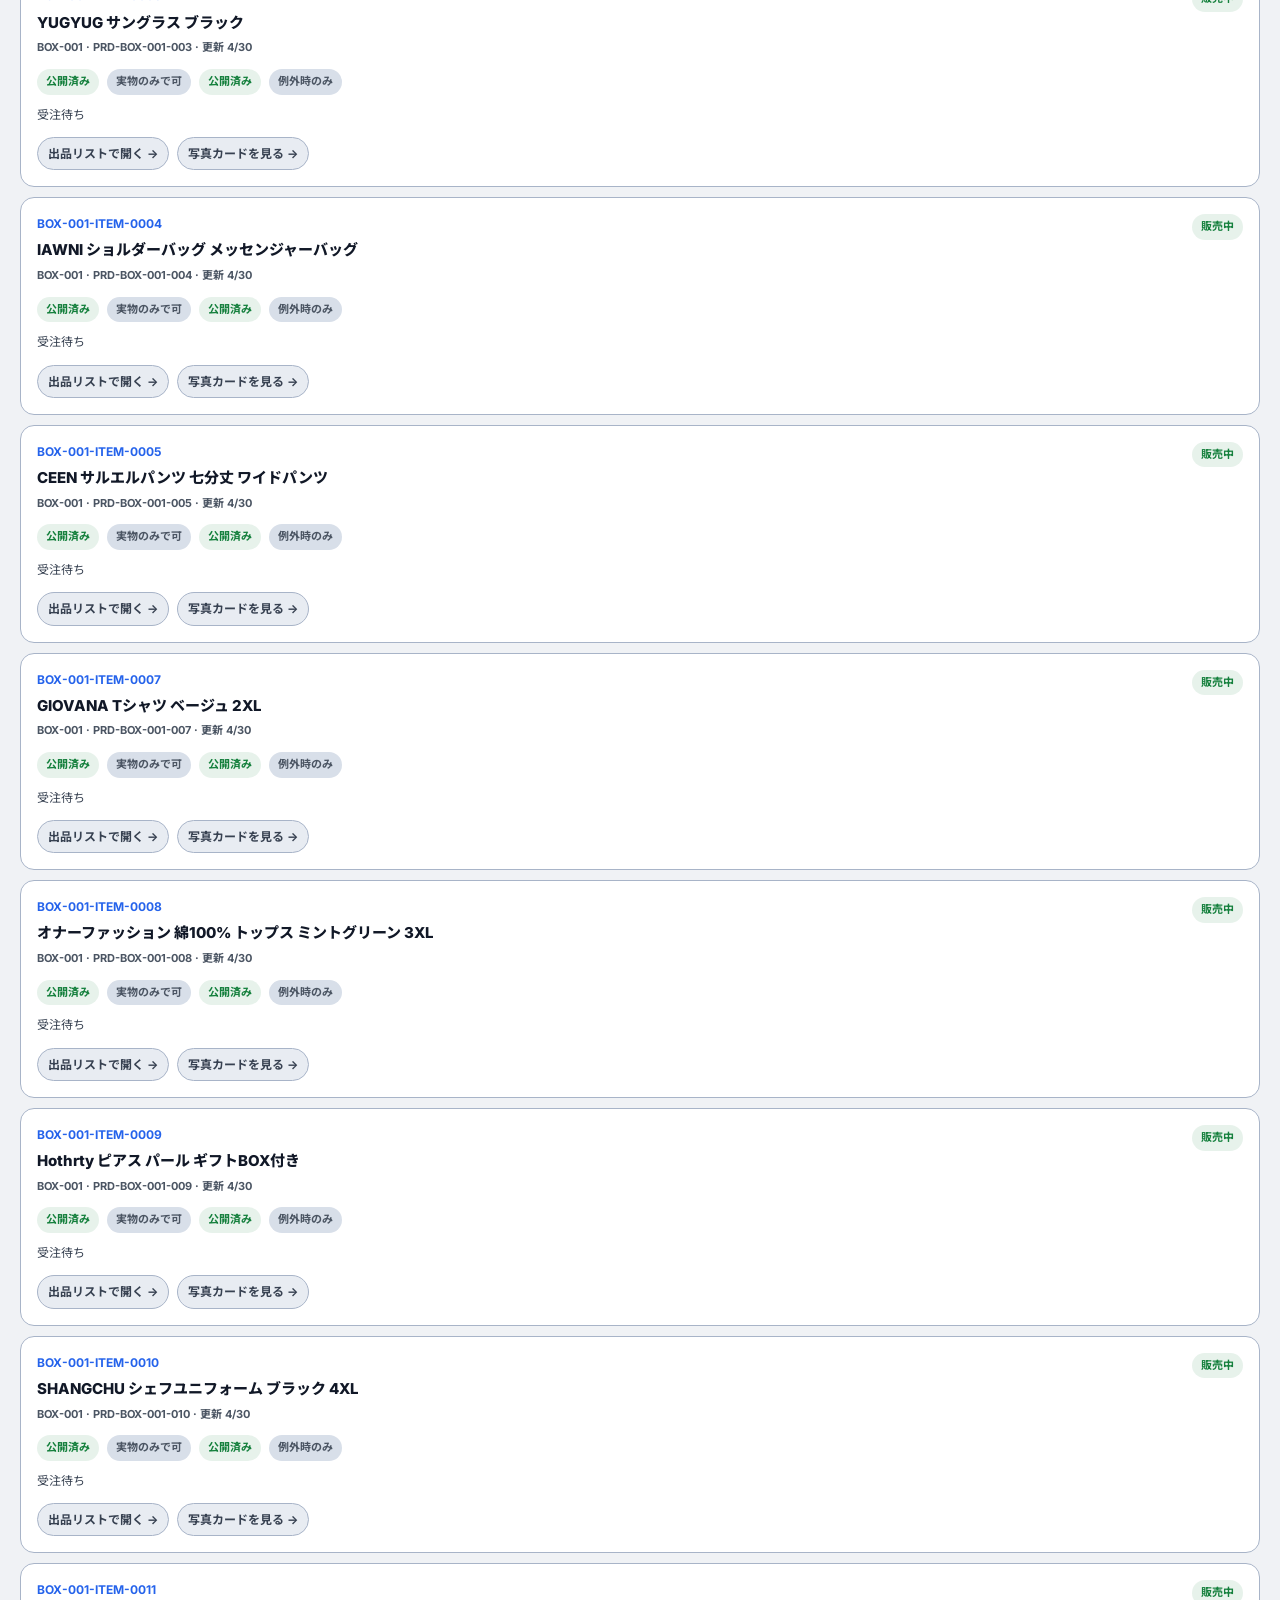
<file: routing.html>
<!doctype html>
<html lang="ja" data-page="routing">
<head>
  <meta charset="utf-8">
  <meta name="viewport" content="width=device-width,initial-scale=1">
  <title>0円仕入れ物販事業 | 販路ルーティング</title>
  <link rel="preconnect" href="https://fonts.googleapis.com">
  <link href="https://fonts.googleapis.com/css2?family=Inter:wght@400;500;600;700;800;900&family=Noto+Sans+JP:wght@400;500;600;700&display=swap" rel="stylesheet">
  <link rel="stylesheet" href="./common.css">
  <style>
    a { color: var(--accent); text-decoration: none; }
    a:hover { color: #818cf8; }
    .hq-wrap { max-width: 1320px; }
    .hero {
      background: var(--surface);
      border: 1px solid var(--border);
      border-radius: var(--radius-lg);
      padding: 18px;
      margin-bottom: 14px;
    }
    .hero-title {
      font-size: 24px;
      font-weight: 900;
      line-height: 1.2;
      letter-spacing: -.02em;
    }
    .hero-note {
      margin-top: 10px;
      font-size: 14px;
      line-height: 1.8;
      color: var(--text-2);
    }
    .hero-pills {
      display: flex;
      flex-wrap: wrap;
      gap: 8px;
      margin-top: 12px;
    }
    .hero-pill {
      display: inline-flex;
      align-items: center;
      gap: 6px;
      padding: 7px 11px;
      border-radius: 999px;
      background: var(--surface-2);
      border: 1px solid var(--border);
      color: var(--text-2);
      font-size: 12px;
      font-weight: 700;
    }
    .hero-action {
      margin-top: 12px;
      padding: 12px 14px;
      border-radius: var(--radius);
      border: 1px solid rgba(99,102,241,.2);
      background: rgba(99,102,241,.08);
      display: grid;
      gap: 8px;
    }
    .hero-action-label {
      font-size: 11px;
      font-weight: 800;
      color: var(--accent);
      text-transform: uppercase;
      letter-spacing: .05em;
    }
    .hero-action-note {
      font-size: 13px;
      line-height: 1.7;
      color: var(--text);
      font-weight: 700;
    }
    .hero-action-meta {
      font-size: 12px;
      line-height: 1.7;
      color: var(--text-2);
    }
    .hero-action-link {
      display: inline-flex;
      width: fit-content;
      align-items: center;
      padding: 6px 10px;
      border-radius: 999px;
      background: var(--surface);
      border: 1px solid var(--border);
      color: var(--text-2);
      font-size: 12px;
      font-weight: 700;
    }
    .proof-trail {
      display: flex;
      flex-wrap: wrap;
      gap: 6px;
      align-items: center;
    }
    .proof-step {
      display: inline-flex;
      align-items: center;
      gap: 4px;
      padding: 5px 9px;
      border-radius: 999px;
      background: var(--surface);
      border: 1px solid var(--border);
      color: var(--text-2);
      font-size: 11px;
      font-weight: 700;
      white-space: nowrap;
    }
    .proof-step.done {
      background: var(--green-bg);
      border-color: rgba(34,197,94,.2);
      color: var(--green);
    }
    .proof-arrow {
      color: var(--text-3);
      font-size: 11px;
      font-weight: 800;
    }
    .gate-banner {
      margin-bottom: 14px;
      padding: 12px 14px;
      border-radius: var(--radius);
      border: 1px solid var(--border);
      background: var(--surface);
      display: grid;
      gap: 4px;
    }
    .gate-banner.green {
      border-color: rgba(34,197,94,.2);
      background: var(--green-bg);
    }
    .gate-banner.yellow {
      border-color: rgba(234,179,8,.2);
      background: var(--yellow-bg);
    }
    .gate-banner.red {
      border-color: rgba(239,68,68,.2);
      background: var(--red-bg);
    }
    .gate-label {
      font-size: 11px;
      font-weight: 800;
      text-transform: uppercase;
      letter-spacing: .05em;
    }
    .gate-headline {
      font-size: 13px;
      line-height: 1.7;
      font-weight: 700;
      color: var(--text);
    }
    .gate-detail {
      font-size: 12px;
      line-height: 1.7;
      color: var(--text-2);
    }
    .route-options-section {
      margin-bottom: 14px;
    }
    .decision-grid {
      display: grid;
      grid-template-columns: repeat(auto-fit, minmax(220px, 1fr));
      gap: 10px;
      margin-top: 12px;
    }
    .decision-card {
      background: var(--surface-2);
      border: 1px solid var(--border);
      border-radius: var(--radius-lg);
      padding: 16px;
      display: grid;
      gap: 8px;
    }
    .decision-card.green { border-left: 4px solid var(--green); }
    .decision-card.blue { border-left: 4px solid var(--blue); }
    .decision-card.yellow { border-left: 4px solid var(--yellow); }
    .decision-card.orange { border-left: 4px solid var(--orange); }
    .decision-card.red { border-left: 4px solid var(--red); }
    .decision-card.gray { border-left: 4px solid var(--text-3); }
    .decision-card.purple { border-left: 4px solid var(--purple); }
    .decision-label {
      font-size: 11px;
      font-weight: 800;
      color: var(--text-3);
      text-transform: uppercase;
      letter-spacing: .05em;
    }
    .decision-title {
      font-size: 17px;
      font-weight: 800;
      line-height: 1.45;
    }
    .decision-meta {
      font-size: 12px;
      line-height: 1.7;
      color: var(--text-3);
    }
    .decision-note {
      font-size: 13px;
      line-height: 1.7;
      color: var(--text-2);
    }
    .decision-detail {
      font-size: 12px;
      line-height: 1.7;
      color: var(--text-3);
    }
    .decision-link {
      display: inline-flex;
      width: fit-content;
      align-items: center;
      padding: 6px 10px;
      border-radius: 999px;
      background: var(--surface);
      border: 1px solid var(--border);
      color: var(--text-2);
      font-size: 12px;
      font-weight: 700;
    }
    .matrix-wrap {
      margin-top: 12px;
      border: 1px solid var(--border);
      border-radius: var(--radius-lg);
      overflow: auto;
      background: var(--surface);
    }
    .matrix-table {
      width: 100%;
      border-collapse: collapse;
      min-width: 1120px;
    }
    .matrix-table th,
    .matrix-table td {
      padding: 12px 14px;
      border-bottom: 1px solid var(--border);
      text-align: left;
      vertical-align: top;
    }
    .matrix-table th {
      background: var(--surface-2);
      color: var(--text-3);
      font-size: 11px;
      font-weight: 800;
      text-transform: uppercase;
      letter-spacing: .05em;
      white-space: nowrap;
    }
    .matrix-table tr:last-child td {
      border-bottom: 0;
    }
    .matrix-main {
      font-size: 13px;
      font-weight: 700;
      line-height: 1.6;
      color: var(--text);
    }
    .matrix-sub {
      margin-top: 4px;
      font-size: 12px;
      line-height: 1.7;
      color: var(--text-3);
    }
    .matrix-badges {
      display: flex;
      flex-wrap: wrap;
      gap: 6px;
      margin-top: 8px;
    }
    .route-options-grid {
      display: grid;
      grid-template-columns: repeat(auto-fit, minmax(240px, 1fr));
      gap: 10px;
      margin-top: 12px;
    }
    .route-option-card {
      background: var(--surface);
      border: 1px solid var(--border);
      border-radius: var(--radius-lg);
      padding: 16px;
      display: grid;
      gap: 10px;
    }
    .route-option-card.green { border-left: 4px solid var(--green); }
    .route-option-card.blue { border-left: 4px solid var(--blue); }
    .route-option-card.yellow { border-left: 4px solid var(--yellow); }
    .route-option-card.orange { border-left: 4px solid var(--orange); }
    .route-option-card.red { border-left: 4px solid var(--red); }
    .route-option-card.gray { border-left: 4px solid var(--text-3); }
    .route-option-card.purple { border-left: 4px solid var(--purple); }
    .route-option-head {
      display: grid;
      gap: 6px;
    }
    .route-option-title {
      font-size: 16px;
      font-weight: 800;
      line-height: 1.5;
    }
    .route-option-meta {
      font-size: 12px;
      color: var(--text-3);
      line-height: 1.7;
    }
    .route-option-badges {
      display: flex;
      flex-wrap: wrap;
      gap: 8px;
    }
    .route-option-copy {
      display: grid;
      gap: 8px;
      font-size: 12px;
      color: var(--text-2);
      line-height: 1.7;
    }
    .route-proof-block {
      padding: 12px;
      border-radius: var(--radius);
      border: 1px solid var(--border);
      background: var(--surface-2);
      display: grid;
      gap: 8px;
    }
    .route-proof-head {
      display: flex;
      flex-wrap: wrap;
      gap: 8px;
      align-items: center;
      justify-content: space-between;
    }
    .route-proof-title {
      font-size: 12px;
      font-weight: 800;
      color: var(--text);
    }
    .route-proof-progress {
      font-size: 11px;
      font-weight: 800;
      color: var(--text-3);
    }
    .route-proof-list {
      display: grid;
      gap: 8px;
    }
    .route-proof-item {
      display: grid;
      grid-template-columns: auto 1fr;
      gap: 8px;
      align-items: start;
      padding: 8px 10px;
      border-radius: 12px;
      border: 1px solid var(--border);
      background: var(--surface);
    }
    .route-proof-item.done {
      border-color: rgba(34,197,94,.2);
      background: var(--green-bg);
    }
    .route-proof-item.pending {
      border-color: rgba(99,102,241,.18);
      background: rgba(99,102,241,.06);
    }
    .route-proof-item.blocked {
      border-color: rgba(234,179,8,.2);
      background: var(--yellow-bg);
    }
    .route-proof-status {
      display: inline-flex;
      align-items: center;
      padding: 3px 7px;
      border-radius: 999px;
      font-size: 10px;
      font-weight: 800;
      letter-spacing: .04em;
      text-transform: uppercase;
      background: var(--surface-2);
      color: var(--text-3);
    }
    .route-proof-item.done .route-proof-status {
      color: var(--green);
      background: rgba(34,197,94,.12);
    }
    .route-proof-item.pending .route-proof-status {
      color: var(--accent);
      background: rgba(99,102,241,.12);
    }
    .route-proof-item.blocked .route-proof-status {
      color: #a16207;
      background: rgba(234,179,8,.16);
    }
    .route-proof-body {
      display: grid;
      gap: 4px;
    }
    .route-proof-item-label {
      font-size: 12px;
      font-weight: 700;
      color: var(--text);
      line-height: 1.6;
    }
    .route-proof-note {
      font-size: 11px;
      color: var(--text-2);
      line-height: 1.6;
    }
    .route-option-next {
      padding: 10px 12px;
      border-radius: var(--radius);
      border: 1px solid rgba(99,102,241,.18);
      background: rgba(99,102,241,.08);
      color: var(--accent);
      font-size: 12px;
      line-height: 1.7;
      font-weight: 700;
    }
    .route-option-link {
      display: inline-flex;
      width: fit-content;
      align-items: center;
      padding: 6px 10px;
      border-radius: 999px;
      background: var(--surface-2);
      border: 1px solid var(--border);
      color: var(--text-2);
      font-size: 12px;
      font-weight: 700;
    }
    .profit-focus-card {
      margin-top: 12px;
      padding: 14px;
      border-radius: var(--radius-lg);
      border: 1px solid rgba(99,102,241,.2);
      background: linear-gradient(180deg, rgba(99,102,241,.08), rgba(99,102,241,0));
      display: grid;
      gap: 10px;
    }
    .profit-focus-headline {
      font-size: 16px;
      font-weight: 800;
      line-height: 1.5;
      color: var(--text);
    }
    .profit-focus-note {
      font-size: 12px;
      line-height: 1.7;
      color: var(--text-2);
    }
    .profit-focus-grid {
      display: grid;
      grid-template-columns: repeat(auto-fit, minmax(120px, 1fr));
      gap: 8px;
    }
    .profit-focus-stat {
      background: var(--surface);
      border: 1px solid var(--border);
      border-radius: var(--radius);
      padding: 10px 12px;
    }
    .profit-focus-stat-label {
      font-size: 10px;
      color: var(--text-3);
      font-weight: 700;
    }
    .profit-focus-stat-value {
      margin-top: 4px;
      font-size: 15px;
      font-weight: 800;
      color: var(--text);
    }
    .profit-focus-list {
      display: grid;
      gap: 8px;
    }
    .profit-focus-item {
      background: var(--surface);
      border: 1px solid var(--border);
      border-left: 3px solid var(--border);
      border-radius: 8px;
      padding: 10px 12px;
    }
    .profit-focus-item.green { border-left-color: var(--green); }
    .profit-focus-item.blue { border-left-color: var(--blue); }
    .profit-focus-item.yellow { border-left-color: var(--yellow); }
    .profit-focus-item.orange { border-left-color: var(--orange); }
    .profit-focus-item.red { border-left-color: var(--red); }
    .profit-focus-item.gray { border-left-color: var(--text-3); }
    .profit-focus-item.purple { border-left-color: var(--purple); }
    .profit-focus-item-label {
      font-size: 12px;
      font-weight: 800;
      color: var(--text);
    }
    .profit-focus-item-note {
      margin-top: 4px;
      font-size: 12px;
      line-height: 1.7;
      color: var(--text-2);
    }
    .profit-focus-link {
      display: inline-flex;
      width: fit-content;
      margin-top: 6px;
      font-size: 11px;
      font-weight: 700;
      color: var(--accent);
    }
    .filter-grid {
      display: grid;
      grid-template-columns: repeat(auto-fit, minmax(146px, 1fr));
      gap: 8px;
      margin-bottom: 14px;
    }
    .filter-card {
      text-align: left;
      padding: 14px;
      border-radius: var(--radius);
      border: 1px solid var(--border);
      background: var(--surface);
      color: var(--text);
      cursor: pointer;
      transition: border-color .15s, transform .15s;
    }
    .filter-card:hover {
      border-color: var(--accent);
      transform: translateY(-1px);
    }
    .filter-card.active {
      border-color: var(--accent);
      box-shadow: inset 0 0 0 1px rgba(99,102,241,.18);
      background: linear-gradient(180deg, rgba(99,102,241,.08), rgba(99,102,241,0));
    }
    .filter-card.red { border-left: 4px solid var(--red); }
    .filter-card.orange { border-left: 4px solid var(--orange); }
    .filter-card.yellow { border-left: 4px solid var(--yellow); }
    .filter-card.green { border-left: 4px solid var(--green); }
    .filter-card.blue { border-left: 4px solid var(--blue); }
    .filter-card.gray { border-left: 4px solid var(--text-3); }
    .filter-count {
      font-size: 28px;
      line-height: 1;
      font-weight: 900;
    }
    .filter-label {
      margin-top: 8px;
      font-size: 13px;
      font-weight: 800;
    }
    .filter-note {
      margin-top: 5px;
      font-size: 11px;
      color: var(--text-3);
      line-height: 1.6;
    }
    .toolbar {
      display: flex;
      gap: 8px;
      align-items: center;
      margin-bottom: 12px;
      position: sticky;
      top: var(--hq-sticky-offset, 53px);
      z-index: 40;
      background: var(--bg);
      padding: 8px 0;
      flex-wrap: wrap;
    }
    .search {
      flex: 1;
      min-width: 240px;
      padding: 10px 14px;
      background: var(--surface-2);
      border: 1px solid var(--border);
      border-radius: var(--radius);
      color: var(--text);
      font: 14px/1.4 inherit;
      outline: none;
    }
    .search:focus,
    .sort-select:focus,
    .reset-btn:focus {
      border-color: var(--accent);
      outline: none;
    }
    .search::placeholder { color: var(--text-3); }
    .sort-select,
    .reset-btn {
      padding: 10px 12px;
      background: var(--surface-2);
      border: 1px solid var(--border);
      border-radius: var(--radius);
      color: var(--text-2);
      font: 13px/1.4 inherit;
    }
    .sort-select { cursor: pointer; }
    .reset-btn {
      cursor: pointer;
      font-weight: 700;
    }
    .count-pill {
      padding: 6px 12px;
      background: var(--surface-2);
      border: 1px solid var(--border);
      border-radius: 999px;
      font-size: 12px;
      font-weight: 700;
      color: var(--text-3);
      white-space: nowrap;
    }
    .route-list {
      display: grid;
      gap: 10px;
    }
    .route-card {
      background: var(--surface);
      border: 1px solid var(--border);
      border-radius: var(--radius-lg);
      overflow: hidden;
      transition: border-color .15s;
    }
    .route-card:hover {
      border-color: rgba(99,102,241,.35);
    }
    .route-summary {
      padding: 16px;
      cursor: pointer;
    }
    .route-top {
      display: grid;
      grid-template-columns: minmax(0, 1fr) auto;
      gap: 14px;
      align-items: start;
    }
    .route-head {
      min-width: 0;
      display: grid;
      gap: 6px;
    }
    .route-id {
      color: var(--accent);
      font-family: 'Inter', monospace;
      font-size: 12px;
      font-weight: 700;
    }
    .route-name {
      font-size: 15px;
      font-weight: 800;
      line-height: 1.45;
      display: -webkit-box;
      -webkit-line-clamp: 2;
      -webkit-box-orient: vertical;
      overflow: hidden;
    }
    .route-sub {
      font-size: 11px;
      color: var(--text-3);
      font-weight: 700;
    }
    .route-status {
      display: flex;
      justify-content: flex-end;
    }
    .route-badges {
      display: flex;
      flex-wrap: wrap;
      gap: 8px;
      margin-top: 12px;
    }
    .route-note {
      margin-top: 10px;
      font-size: 12px;
      line-height: 1.7;
      color: var(--text-2);
      display: -webkit-box;
      -webkit-line-clamp: 2;
      -webkit-box-orient: vertical;
      overflow: hidden;
    }
    .route-links {
      display: flex;
      flex-wrap: wrap;
      gap: 8px;
      margin-top: 12px;
    }
    .route-link {
      display: inline-flex;
      align-items: center;
      padding: 6px 10px;
      border-radius: 999px;
      background: var(--surface-2);
      border: 1px solid var(--border);
      color: var(--text-2);
      font-size: 12px;
      font-weight: 700;
    }
    .route-detail {
      display: none;
      border-top: 1px solid var(--border);
      background: var(--surface-2);
      padding: 16px;
    }
    .route-card.open .route-detail {
      display: block;
    }
    .detail-grid {
      display: grid;
      grid-template-columns: repeat(2, minmax(0, 1fr));
      gap: 16px;
    }
    .detail-panel {
      display: grid;
      gap: 10px;
    }
    .detail-title {
      font-size: 12px;
      font-weight: 800;
      text-transform: uppercase;
      letter-spacing: .05em;
      color: var(--text-3);
    }
    .detail-rows {
      display: grid;
      gap: 8px;
    }
    .detail-row {
      display: grid;
      grid-template-columns: 110px 1fr;
      gap: 8px;
      font-size: 13px;
      line-height: 1.7;
      color: var(--text-2);
    }
    .detail-label {
      color: var(--text-3);
      font-weight: 700;
      font-size: 12px;
    }
    .detail-callout {
      padding: 10px 12px;
      border-radius: var(--radius);
      border: 1px solid rgba(99,102,241,.2);
      background: rgba(99,102,241,.08);
      color: var(--accent);
      font-size: 13px;
      line-height: 1.7;
      font-weight: 700;
    }
    .detail-callout.red {
      border-color: rgba(239,68,68,.25);
      background: rgba(239,68,68,.08);
      color: var(--red);
    }
    details.context-details {
      margin-top: 18px;
    }
    details.context-details > summary {
      list-style: none;
      cursor: pointer;
      color: var(--text-2);
      font-size: 13px;
      font-weight: 800;
      display: inline-flex;
      align-items: center;
      gap: 8px;
      padding: 6px 0;
    }
    details.context-details > summary::-webkit-details-marker {
      display: none;
    }
    .summary-chevron {
      color: var(--accent);
      transition: transform .15s;
      display: inline-block;
    }
    details[open] .summary-chevron {
      transform: rotate(90deg);
    }
    .context-grid {
      display: grid;
      grid-template-columns: 1fr 1fr;
      gap: 12px;
      margin-top: 10px;
    }
    .context-card {
      background: var(--surface);
      border: 1px solid var(--border);
      border-radius: var(--radius);
      padding: 14px;
    }
    .context-title {
      font-size: 13px;
      font-weight: 800;
      margin-bottom: 10px;
    }
    .context-list {
      display: grid;
      gap: 8px;
    }
    .context-item {
      background: var(--surface-2);
      border: 1px solid var(--border);
      border-radius: var(--radius);
      padding: 11px 12px;
      color: var(--text-2);
      font-size: 12px;
      line-height: 1.7;
    }
    .strategy-grid {
      display: grid;
      grid-template-columns: repeat(2, minmax(0, 1fr));
      gap: 8px;
    }
    .strategy-card {
      background: var(--surface-2);
      border: 1px solid var(--border);
      border-radius: var(--radius);
      padding: 12px;
    }
    .strategy-label {
      font-size: 10px;
      font-weight: 800;
      color: var(--text-3);
      text-transform: uppercase;
      letter-spacing: .05em;
    }
    .strategy-value {
      margin-top: 6px;
      font-size: 14px;
      font-weight: 800;
    }
    .strategy-note {
      margin-top: 4px;
      font-size: 11px;
      line-height: 1.6;
      color: var(--text-3);
    }
    .empty {
      text-align: center;
      padding: 60px;
      color: var(--text-3);
      font-size: 14px;
    }
    @media (max-width: 900px) {
      .detail-grid,
      .context-grid {
        grid-template-columns: 1fr;
      }
    }
    @media (max-width: 640px) {
      .toolbar {
        top: var(--hq-sticky-offset, 49px);
      }
      .detail-row {
        grid-template-columns: 1fr;
        gap: 4px;
      }
      .strategy-grid {
        grid-template-columns: 1fr;
      }
      .route-top {
        grid-template-columns: 1fr;
      }
      .route-status {
        justify-content: flex-start;
      }
    }
  </style>
</head>
<body>
  <header class="hq-header">
    <h1><span class="dot">●</span> 販路ルーティング</h1>
    <span id="freshness-pill" class="hq-fresh" style="display:none"></span>
  </header>

  <div class="hq-wrap">
    <section class="hero">
      <div class="hero-title">販路・確認・AI作業を、商品単位で読む</div>
      <div class="hero-note">
        上段で発送 route 自体の比較と live証明を見て、下段で各商品の「今の状態」「どこで止まっているか」「次に誰が何をするか」を読む形に寄せています。
      </div>
      <div id="hero-action" class="hero-action" style="display:none"></div>
      <div class="hero-pills" id="hero-pills"></div>
    </section>

    <div id="gate-banner" class="gate-banner" style="display:none"></div>

    <section class="route-options-section">
      <div class="context-card">
        <div class="context-title">発送 route と live証明</div>
        <div class="hero-note" id="route-guideline" style="margin-top:0"></div>
        <div class="decision-grid" id="decision-grid"></div>
        <div class="matrix-wrap">
          <table class="matrix-table">
            <thead>
              <tr>
                <th>route</th>
                <th>証跡 / 位置づけ</th>
                <th>実利 / コスト</th>
                <th>必要アカウント / 画面導線</th>
                <th>次にやること</th>
              </tr>
            </thead>
            <tbody id="route-matrix-body"></tbody>
          </table>
        </div>
        <div id="profit-focus-card" class="profit-focus-card" style="display:none"></div>
        <div class="route-options-grid" id="route-options"></div>
      </div>
    </section>

    <div class="filter-grid" id="filters"></div>

    <div class="toolbar">
      <input id="search" class="search" type="text" placeholder="管理番号・商品ID・商品名・メモで検索">
      <select id="sort-select" class="sort-select">
        <option value="priority">状態優先順</option>
        <option value="updated">更新日順</option>
        <option value="id">管理番号順</option>
      </select>
      <button id="reset-btn" class="reset-btn" type="button">絞り込み解除</button>
      <span id="count-pill" class="count-pill">- 件</span>
    </div>

    <div class="route-list" id="route-list"></div>
    <div class="empty" id="empty" style="display:none">該当するルーティングがありません</div>

    <details class="context-details">
      <summary><span class="summary-chevron">▶</span>詳細コンテキストを開く</summary>
      <div class="context-grid">
        <div class="context-card">
          <div class="context-title">現場ログ</div>
          <div class="context-list" id="next-actions"></div>
        </div>
        <div class="context-card">
          <div class="context-title">販路スタック</div>
          <div class="strategy-grid" id="strategy-grid"></div>
          <div class="context-title" style="margin-top:16px">リンク</div>
          <div class="context-list" id="link-list"></div>
        </div>
      </div>
    </details>
  </div>

  <script src="./routing_snapshot.js"></script>
  <script src="./common.js"></script>
  <script>
  (function(){
    var snap = window.ZERO_COST_ROUTING || {};
    var items = snap.items || [];
    var strategy = snap.strategy || {};
    var routeOptions = snap.route_options || strategy.route_options || [];
    var ownerView = snap.owner_view || {};
    var shippingGuard = snap.shipping_guard || {};
    var search = document.getElementById('search');
    var sortSelect = document.getElementById('sort-select');
    var countPill = document.getElementById('count-pill');
    var filtersEl = document.getElementById('filters');
    var listEl = document.getElementById('route-list');
    var emptyEl = document.getElementById('empty');
    var heroPills = document.getElementById('hero-pills');
    var heroActionEl = document.getElementById('hero-action');
    var gateBannerEl = document.getElementById('gate-banner');
    var routeOptionsEl = document.getElementById('route-options');
    var routeGuidelineEl = document.getElementById('route-guideline');
    var decisionGridEl = document.getElementById('decision-grid');
    var routeMatrixBodyEl = document.getElementById('route-matrix-body');
    var profitFocusEl = document.getElementById('profit-focus-card');
    var heroTitleEl = document.querySelector('.hero-title');
    var heroNoteEl = document.querySelector('.hero-note');
    var activeFilter = 'all';
    var sortMode = 'priority';
    var selectedBoxScope = window.zeroCostCurrentBoxScope ? window.zeroCostCurrentBoxScope() : '';
    var selectedBoxId = window.zeroCostCurrentBoxId ? window.zeroCostCurrentBoxId() : '';
    var selectedBoxLabel = window.zeroCostCurrentBoxLabel ? window.zeroCostCurrentBoxLabel() : selectedBoxId;
    var baseHeroNote = heroNoteEl ? String(heroNoteEl.textContent || '').trim() : '';

    function escapeHtml(value) {
      return String(value || '')
        .replace(/&/g, '&amp;')
        .replace(/</g, '&lt;')
        .replace(/>/g, '&gt;')
        .replace(/"/g, '&quot;')
        .replace(/'/g, '&#39;');
    }

    function parseDate(value) {
      if (!value) return null;
      var normalized = String(value).replace(/ JST$/, '').replace(/ UTC$/, '').replace(' ', 'T');
      var parsed = new Date(normalized);
      return isNaN(parsed.getTime()) ? null : parsed;
    }

    function formatDate(value) {
      var parsed = parseDate(value);
      if (!parsed) return String(value || '');
      return (parsed.getMonth() + 1) + '/' + parsed.getDate();
    }

    function containsSplit(item) {
      var text = [
        item['ルーティング状態'],
        item['人確認理由'],
        item['AI次アクション'],
        item['メモ']
      ].join(' ');
      return /写真セット組み直し必要|再分解|needs_split|split_stage/.test(text);
    }

    function extractName(item) {
      var memo = String(item['メモ'] || '');
      var match = memo.match(/name=([^/]+)/);
      return match ? match[1].trim() : (item['商品ID'] || item['管理番号'] || '商品名未記録');
    }

    function badgeClass(value) {
      if (value === 'HQ差し止め') return 'b-red';
      if (value === '写真セット組み直し必要') return 'b-orange';
      if (value === '審査待ち') return 'b-yellow';
      if (value === '販売中' || value === '公開済み' || value === '画像OK') return 'b-green';
      if (value === '画像同一性確認待ち' || value === '公開可否確認待ち' || value === 'カテゴリ審査待ち') return 'b-yellow';
      if (value === '人確認待ち' || value === '出品準備中') return 'b-blue';
      return 'b-gray';
    }

    function toneClass(tone) {
      return ['green', 'blue', 'yellow', 'orange', 'red', 'gray', 'purple'].indexOf(tone) !== -1 ? tone : 'gray';
    }

    function toneBadgeClass(tone) {
      return 'b-' + toneClass(tone);
    }

    function findRouteOption(routeId) {
      var target = String(routeId || '').trim();
      if (!target) return null;
      for (var i = 0; i < routeOptions.length; i += 1) {
        if (String(routeOptions[i].id || '').trim() === target) return routeOptions[i];
      }
      return null;
    }

    function cleanList(values) {
      if (!Array.isArray(values)) return [];
      return values.map(function(value) {
        return String(value || '').trim();
      }).filter(Boolean);
    }

    function joinList(values, separator) {
      return cleanList(values).join(separator || ' / ');
    }

    function boxFromManagementId(managementId) {
      var match = String(managementId || '').trim().toUpperCase().match(/^(BOX-[A-Z0-9]+)-ITEM-/);
      return match ? match[1] : '';
    }

    function linkWithCurrentBox(href, boxId) {
      var selected = boxId || (window.zeroCostCurrentBoxId ? window.zeroCostCurrentBoxId() : '');
      if (window.zeroCostLinkWithBox) return window.zeroCostLinkWithBox(href, selected);
      if (!selected || href.indexOf('box=') !== -1) return href;
      return href + (href.indexOf('?') === -1 ? '?' : '&') + 'box=' + encodeURIComponent(selected);
    }

    function scopeLabel() {
      if (selectedBoxId) return selectedBoxLabel || selectedBoxId;
      if (String(selectedBoxScope || '').toUpperCase() === 'ALL') return '全商品';
      return '全箱';
    }

    function scopeIdLabel() {
      return selectedBoxId || (String(selectedBoxScope || '').toUpperCase() === 'ALL' ? 'ALL' : '全箱');
    }

    function itemBoxId(item) {
      return boxFromManagementId(item && item['管理番号']);
    }

    function scopedItems(rows) {
      var source = Array.isArray(rows) ? rows : [];
      if (!selectedBoxId) return source.slice();
      return source.filter(function(item) {
        return itemBoxId(item) === selectedBoxId;
      });
    }

    function scopedSummary(rows) {
      var source = scopedItems(rows);
      return {
        total: source.length,
        mercari_live: source.filter(function(item) {
          return item['メルカリ本線'] === '公開済み' || item['ルーティング状態'] === '販売中';
        }).length,
        base_ready: source.filter(function(item) {
          return item['BASE同期条件'] === '同期準備可';
        }).length,
        shipco_candidate: source.filter(function(item) {
          return item['Ship&co条件'] === '送り状共通化候補';
        }).length,
        human_review_needed: source.filter(function(item) {
          return item['人確認'] === '要' || item['ルーティング状態'] === '人確認待ち' || item['人確認理由'];
        }).length,
        image_review_waiting: source.filter(function(item) {
          return item['画像ゲート'] === '画像同一性確認待ち';
        }).length,
        publish_gate_waiting: source.filter(function(item) {
          return item['メルカリ投入条件'] === '公開可否確認待ち';
        }).length
      };
    }

    function normalizeProofCheckpoints(route) {
      if (!route || !Array.isArray(route.proof_checkpoints)) return [];
      return route.proof_checkpoints.map(function(item) {
        if (!item || typeof item !== 'object') return null;
        var label = String(item.label || '').trim();
        if (!label) return null;
        var status = String(item.status || 'pending').trim();
        if (['done', 'pending', 'blocked'].indexOf(status) === -1) status = 'pending';
        return {
          label: label,
          status: status,
          note: String(item.note || '').trim()
        };
      }).filter(Boolean);
    }

    function proofStatusMeta(status) {
      if (status === 'done') return { cls: 'done', label: '確認済み' };
      if (status === 'blocked') return { cls: 'blocked', label: '要確認' };
      return { cls: 'pending', label: '未完了' };
    }

    function renderProofChecklist(route) {
      var checkpoints = normalizeProofCheckpoints(route);
      if (!checkpoints.length) return '';
      var total = Number(route.proof_total_count || checkpoints.length || 0);
      var done = Number(route.proof_done_count || checkpoints.filter(function(item) {
        return item.status === 'done';
      }).length);
      return '<div class="route-proof-block">'
        + '<div class="route-proof-head">'
        + '<div class="route-proof-title">live証明の現在地</div>'
        + '<div class="route-proof-progress">' + done + '/' + total + ' 完了</div>'
        + '</div>'
        + '<div class="route-proof-list">' + checkpoints.map(function(item) {
          var meta = proofStatusMeta(item.status);
          return '<div class="route-proof-item ' + meta.cls + '">'
            + '<span class="route-proof-status">' + escapeHtml(meta.label) + '</span>'
            + '<div class="route-proof-body">'
            + '<div class="route-proof-item-label">' + escapeHtml(item.label) + '</div>'
            + (item.note ? '<div class="route-proof-note">' + escapeHtml(item.note) + '</div>' : '')
            + '</div>'
            + '</div>';
        }).join('') + '</div>'
        + '</div>';
    }

    function proofStepsFromRoute(route) {
      if (!route || !route.next_step) return [];
      var raw = String(route.next_step);
      var match = raw.match(/(?:実注文1件で\\s*)?(.+?)(?:\\s+を|$)/);
      var source = match ? match[1] : raw;
      return source.split('->').map(function(part) {
        return String(part || '').trim();
      }).filter(Boolean);
    }

    function renderHeroAction() {
      var ddToday = ownerView.dd_today || [];
      var priorityAction = null;
      for (var i = 0; i < ddToday.length; i += 1) {
        if (String(ddToday[i].tone || '') === 'purple') {
          priorityAction = ddToday[i];
          break;
        }
      }
      var priorityRoute = findRouteOption(strategy.priority_route_option_id);
      if (!priorityAction && !priorityRoute) {
        heroActionEl.style.display = 'none';
        return;
      }
      var proofSteps = proofStepsFromRoute(priorityRoute);
      var primaryNote = (priorityRoute && priorityRoute.next_step) || (priorityAction && priorityAction.note) || '未設定';
      var secondaryNote = (priorityAction && priorityAction.note) || '';
      var boxMeta = selectedBoxId ? ('対象箱: ' + scopeLabel() + ' / ' + selectedBoxId) : '';
      heroActionEl.innerHTML = ''
        + '<div class="hero-action-label">' + escapeHtml((priorityAction && priorityAction.label) || '今日の優先アクション') + '</div>'
        + '<div class="hero-action-note">' + escapeHtml(primaryNote) + '</div>'
        + (secondaryNote && secondaryNote !== primaryNote
            ? '<div class="hero-action-meta">' + escapeHtml(secondaryNote) + '</div>'
            : '')
        + (boxMeta ? '<div class="hero-action-meta">' + escapeHtml(boxMeta) + '</div>' : '')
        + (proofSteps.length
            ? '<div class="proof-trail">' + proofSteps.map(function(step, index) {
                return '<span class="proof-step">' + escapeHtml(step) + '</span>'
                  + (index < proofSteps.length - 1 ? '<span class="proof-arrow">→</span>' : '');
              }).join('') + '</div>'
            : '')
        + ((priorityAction && priorityAction.href)
            ? '<a class="hero-action-link" data-zero-cost-current-box="1" href="' + escapeHtml(linkWithCurrentBox(priorityAction.href)) + '">このアクションを見る →</a>'
            : ((priorityRoute && priorityRoute.href)
                ? '<a class="hero-action-link" data-zero-cost-current-box="1" href="' + escapeHtml(linkWithCurrentBox(priorityRoute.href)) + '">この route を見る →</a>'
                : ''));
      heroActionEl.style.display = '';
    }

    function renderGateBanner() {
      if (!shippingGuard || (!shippingGuard.badge && !shippingGuard.headline && !shippingGuard.detail)) {
        gateBannerEl.style.display = 'none';
        return;
      }
      var tone = 'gray';
      if (String(shippingGuard.status || '') === 'ok') tone = 'green';
      else if (Number(shippingGuard.errors || 0) > 0) tone = 'red';
      else if (Number(shippingGuard.warnings || 0) > 0) tone = 'yellow';
      gateBannerEl.className = 'gate-banner ' + tone;
      gateBannerEl.innerHTML = ''
        + '<div class="gate-label">発送 gate ' + escapeHtml(shippingGuard.badge || '未設定') + '</div>'
        + '<div class="gate-headline">' + escapeHtml(shippingGuard.headline || '未設定') + '</div>'
        + (shippingGuard.detail ? '<div class="gate-detail">' + escapeHtml(shippingGuard.detail) + '</div>' : '');
      gateBannerEl.style.display = '';
    }

    function renderDecisionGrid() {
      var priorityRoute = findRouteOption(strategy.priority_route_option_id);
      var officialRoute = findRouteOption(strategy.official_printerless_route_option_id);
      var fallbackRoute = findRouteOption(strategy.fallback_route_option_id);
      var summary = scopedSummary(items);
      var cards = [];

      function pushRouteCard(label, route, fallbackTone, noteKey) {
        if (!route) return;
        cards.push({
          tone: toneClass(route.tone || fallbackTone || 'gray'),
          label: label,
          title: route.name || route.id || '未設定',
          meta: [route.category, route.status, route.proof_level, route.screen_only_fit ? ('画面だけ ' + route.screen_only_fit) : ''].filter(Boolean).join(' / '),
          note: route.cost_summary || route[noteKey] || route.next_step || route.strength || '未設定',
          detail: joinList(route.required_accounts, ' / ') ? ('必要アカウント: ' + joinList(route.required_accounts, ' / ')) : '',
          href: linkWithCurrentBox(route.href || './routing.html'),
          linkLabel: 'この route を見る →'
        });
      }

      pushRouteCard('いま証明する本命', priorityRoute, 'purple', 'next_step');
      pushRouteCard('公開情報で強い線', officialRoute, 'blue', 'strength');
      pushRouteCard('詰まった時の逃がし先', fallbackRoute, 'yellow', 'caution');

      cards.push({
        tone: 'gray',
        label: 'いまの前提',
        title: selectedBoxId ? (scopeLabel() + ' の現在地') : '比較に使う現在地',
        meta: '件数は routing current truth から再生成',
        note: [
          'メルカリ公開済み ' + summary.mercari_live + '件',
          'BASE準備可 ' + summary.base_ready + '件',
          'Ship&co候補 ' + summary.shipco_candidate + '件',
          '人確認要 ' + summary.human_review_needed + '件'
        ].join(' / '),
        detail: selectedBoxId ? ('対象箱: ' + scopeLabel() + ' / ' + selectedBoxId) : '',
        href: linkWithCurrentBox('./index.html'),
        linkLabel: 'owner cockpit を開く →'
      });

      decisionGridEl.innerHTML = cards.map(function(card) {
        return '<div class="decision-card ' + toneClass(card.tone) + '">'
          + '<div class="decision-label">' + escapeHtml(card.label || '') + '</div>'
          + '<div class="decision-title">' + escapeHtml(card.title || '') + '</div>'
          + (card.meta ? '<div class="decision-meta">' + escapeHtml(card.meta) + '</div>' : '')
          + '<div class="decision-note">' + escapeHtml(card.note || '未設定') + '</div>'
          + (card.detail ? '<div class="decision-detail">' + escapeHtml(card.detail) + '</div>' : '')
          + '<a class="decision-link" href="' + escapeHtml(card.href || './routing.html') + '">' + escapeHtml(card.linkLabel || '開く →') + '</a>'
          + '</div>';
      }).join('');
    }

    function renderRouteMatrix() {
      if (!routeOptions.length) {
        routeMatrixBodyEl.innerHTML = '<tr><td colspan="5"><div class="matrix-sub">発送 route はまだありません。</div></td></tr>';
        return;
      }
      routeMatrixBodyEl.innerHTML = routeOptions.map(function(route) {
        var badges = [];
        if (route.is_priority) badges.push('<span class="badge b-purple">優先</span>');
        if (route.is_official) badges.push('<span class="badge b-blue">公式プリンタレス候補</span>');
        if (route.is_fallback) badges.push('<span class="badge b-yellow">予備線</span>');
        if (route.status) badges.push('<span class="badge ' + toneBadgeClass(route.tone) + '">' + escapeHtml(route.status) + '</span>');
        return '<tr>'
          + '<td>'
          + '<div class="matrix-main">' + escapeHtml(route.name || route.id || '未設定') + '</div>'
          + '<div class="matrix-sub">' + escapeHtml(route.lane || 'レーン未設定') + '</div>'
          + '<div class="matrix-badges">' + badges.join('') + '</div>'
          + '</td>'
          + '<td>'
            + '<div class="matrix-main">' + escapeHtml(route.proof_level || '未設定') + '</div>'
            + '<div class="matrix-sub">' + escapeHtml([route.category, route.status].filter(Boolean).join(' / ') || '未設定') + '</div>'
            + '<div class="matrix-sub">使いどころ: ' + escapeHtml(route.when_to_use || '未設定') + '</div>'
          + '</td>'
          + '<td>'
            + '<div class="matrix-main">' + escapeHtml(route.cost_summary || '未設定') + '</div>'
            + '<div class="matrix-sub">強み: ' + escapeHtml(route.strength || '未設定') + '</div>'
            + '<div class="matrix-sub">注意: ' + escapeHtml(route.caution || '未設定') + '</div>'
          + '</td>'
          + '<td>'
            + '<div class="matrix-main">' + escapeHtml(joinList(route.required_accounts, ' / ') || '未設定') + '</div>'
            + '<div class="matrix-sub">初回セットアップ: ' + escapeHtml(joinList(route.setup_steps, ' → ') || '未設定') + '</div>'
            + '<div class="matrix-sub">画面だけ導線: ' + escapeHtml(joinList(route.screen_flow, ' → ') || '未設定') + '</div>'
            + '<div class="matrix-sub">画面だけ適性: ' + escapeHtml(((route.screen_only_fit || '未設定') + ' / ' + (route.screen_only_note || '未設定'))) + '</div>'
          + '</td>'
          + '<td>'
            + '<div class="matrix-main">' + escapeHtml(route.next_step || '未設定') + '</div>'
            + '<div class="matrix-sub"><a data-zero-cost-current-box="1" href="' + escapeHtml(linkWithCurrentBox(route.href || './routing.html')) + '">この route を開く →</a></div>'
          + '</td>'
          + '</tr>';
      }).join('');
    }

    function renderProfitFocus() {
      var profit = ownerView.profit_focus || {};
      var stats = Array.isArray(profit.stats) ? profit.stats : [];
      var items = Array.isArray(profit.items) ? profit.items : [];
      if (!profit.headline && !stats.length && !items.length) {
        profitFocusEl.style.display = 'none';
        return;
      }
      profitFocusEl.innerHTML = ''
        + '<div class="profit-focus-headline">' + escapeHtml(profit.headline || '利益ざっくりは未設定') + '</div>'
        + '<div class="profit-focus-note">' + escapeHtml(profit.note || '') + '</div>'
        + (stats.length
            ? '<div class="profit-focus-grid">' + stats.map(function(stat) {
                return '<div class="profit-focus-stat">'
                  + '<div class="profit-focus-stat-label">' + escapeHtml(stat.label || '') + '</div>'
                  + '<div class="profit-focus-stat-value">' + escapeHtml(stat.value || '') + '</div>'
                  + '</div>';
              }).join('') + '</div>'
            : '')
        + (items.length
            ? '<div class="profit-focus-list">' + items.map(function(item) {
                var tone = toneClass(item.tone || 'gray');
                return '<div class="profit-focus-item ' + tone + '">'
                  + '<div class="profit-focus-item-label">' + escapeHtml(item.label || '') + '</div>'
                  + '<div class="profit-focus-item-note">' + escapeHtml(item.note || '') + '</div>'
          + (item.href ? '<a class="profit-focus-link" data-zero-cost-current-box="1" href="' + escapeHtml(linkWithCurrentBox(item.href)) + '">開く →</a>' : '')
                  + '</div>';
              }).join('') + '</div>'
            : '');
      profitFocusEl.style.display = '';
    }

    function filterTests() {
      return {
        all: function() { return true; },
        'hq-blocked': function(item) { return item['ルーティング状態'] === 'HQ差し止め'; },
        split: function(item) { return containsSplit(item); },
        'image-wait': function(item) { return item['画像ゲート'] === '画像同一性確認待ち'; },
        'publish-gate': function(item) { return item['メルカリ投入条件'] === '公開可否確認待ち'; },
        review: function(item) { return item['メルカリ投入条件'] === 'カテゴリ審査待ち' || item['ルーティング状態'] === '審査待ち'; },
        live: function(item) { return item['メルカリ本線'] === '公開済み' || item['ルーティング状態'] === '販売中'; }
      };
    }

    var FILTER_META = {
      all: { label: '全件', note: '今ある全ルーティング', cls: 'gray' },
      'hq-blocked': { label: 'HQ差し止め', note: '高位判断で停止中', cls: 'red' },
      split: { label: '写真セット組み直し必要', note: '再分解・写真セット組み直しが必要', cls: 'orange' },
      'image-wait': { label: '画像確認待ち', note: '画像ゲートが未完了', cls: 'yellow' },
      'publish-gate': { label: '公開可否確認待ち', note: '投入前の最終確認', cls: 'yellow' },
      review: { label: '審査待ち', note: 'カテゴリ審査などの待機', cls: 'blue' },
      live: { label: '公開済み', note: 'メルカリ本線で販売中', cls: 'green' }
    };

    var STATUS_PRIORITY = ['HQ差し止め', '写真セット組み直し必要', '審査待ち', '人確認待ち', '販売中'];

    function buildCounts() {
      var tests = filterTests();
      var scopeItems = scopedItems(items);
      var counts = {};
      Object.keys(tests).forEach(function(key) {
        counts[key] = scopeItems.filter(tests[key]).length;
      });
      return counts;
    }

    var counts = buildCounts();

    function renderHero() {
      var priorityRoute = findRouteOption(strategy.priority_route_option_id);
      var officialRoute = findRouteOption(strategy.official_printerless_route_option_id);
      var fallbackRoute = findRouteOption(strategy.fallback_route_option_id);
      var summary = scopedSummary(items);
      if (heroTitleEl) {
        heroTitleEl.textContent = selectedBoxId
          ? (scopeLabel() + ' の販路・確認・AI作業を、商品単位で読む')
          : '販路・確認・AI作業を、商品単位で読む';
      }
      if (heroNoteEl) {
        heroNoteEl.textContent = baseHeroNote + (selectedBoxId
          ? (' 今は ' + scopeLabel() + ' / ' + selectedBoxId + ' だけで件数と一覧を見ています。')
          : (String(selectedBoxScope || '').toUpperCase() === 'ALL'
              ? ' 今は全商品表示です。'
              : ' 今は全箱をまとめて見ています。'));
      }
      heroPills.innerHTML = [
        priorityRoute ? '<span class="hero-pill">優先 route ' + escapeHtml(priorityRoute.name || priorityRoute.id || '-') + '</span>' : '',
        officialRoute ? '<span class="hero-pill">公式プリンタレス ' + escapeHtml(officialRoute.name || officialRoute.id || '-') + '</span>' : '',
        fallbackRoute ? '<span class="hero-pill">予備線 ' + escapeHtml(fallbackRoute.name || fallbackRoute.id || '-') + '</span>' : '',
        '<span class="hero-pill">対象 ' + summary.total + '件</span>',
        '<span class="hero-pill">公開済み ' + summary.mercari_live + '件</span>',
        '<span class="hero-pill">画像確認待ち ' + summary.image_review_waiting + '件</span>',
        '<span class="hero-pill">公開可否確認待ち ' + summary.publish_gate_waiting + '件</span>',
        '<span class="hero-pill">人確認要 ' + summary.human_review_needed + '件</span>'
      ].filter(Boolean).join('');
    }

    function renderRouteOptions() {
      var notes = [];
      if (strategy.decision_driver) notes.push('判断軸: ' + strategy.decision_driver);
      if (strategy.route_selection_guideline) notes.push('使い分け: ' + strategy.route_selection_guideline);
      if (selectedBoxId) notes.push('対象箱: ' + scopeLabel() + ' / ' + selectedBoxId);
      routeGuidelineEl.textContent = notes.join(' / ') || 'route の使い分けはまだ未設定です。';
      if (!routeOptions.length) {
        routeOptionsEl.innerHTML = '<div class="context-item">発送 route はまだありません。</div>';
        return;
      }
      routeOptionsEl.innerHTML = routeOptions.map(function(route) {
        var badges = [];
        if (route.is_priority) badges.push('<span class="badge b-purple">優先</span>');
        if (route.is_official) badges.push('<span class="badge b-blue">公式プリンタレス候補</span>');
        if (route.is_fallback) badges.push('<span class="badge b-yellow">予備線</span>');
        if (route.status) badges.push('<span class="badge ' + toneBadgeClass(route.tone) + '">' + escapeHtml(route.status) + '</span>');
        if (route.proof_level) badges.push('<span class="badge b-gray">' + escapeHtml(route.proof_level) + '</span>');
        return '<div class="route-option-card ' + toneClass(route.tone) + '">'
          + '<div class="route-option-head">'
          + '<div class="route-option-title">' + escapeHtml(route.name || route.id || '未設定') + '</div>'
          + '<div class="route-option-meta">' + escapeHtml((route.category || '未設定') + ' / ' + (route.lane || 'レーン未設定')) + '</div>'
          + '</div>'
          + '<div class="route-option-badges">' + badges.join('') + '</div>'
          + '<div class="route-option-copy">'
          + '<div>使いどころ: ' + escapeHtml(route.when_to_use || '未設定') + '</div>'
          + '<div>実利: ' + escapeHtml(route.cost_summary || '未設定') + '</div>'
          + '<div>強み: ' + escapeHtml(route.strength || '未設定') + '</div>'
          + '<div>注意: ' + escapeHtml(route.caution || '未設定') + '</div>'
          + '<div>必要アカウント: ' + escapeHtml(joinList(route.required_accounts, ' / ') || '未設定') + '</div>'
          + '<div>初回セットアップ: ' + escapeHtml(joinList(route.setup_steps, ' → ') || '未設定') + '</div>'
          + '<div>画面だけ導線: ' + escapeHtml(joinList(route.screen_flow, ' → ') || '未設定') + '</div>'
          + '<div>画面だけ適性: ' + escapeHtml(((route.screen_only_fit || '未設定') + ' / ' + (route.screen_only_note || '未設定'))) + '</div>'
          + '</div>'
          + renderProofChecklist(route)
          + '<div class="route-option-next">次に証明する1件: ' + escapeHtml(route.next_step || '未設定') + '</div>'
          + '<a class="route-option-link" data-zero-cost-current-box="1" href="' + escapeHtml(linkWithCurrentBox(route.href || './routing.html')) + '">この route を見る →</a>'
          + '</div>';
      }).join('');
    }

    function renderFilters() {
      filtersEl.innerHTML = Object.keys(FILTER_META).map(function(key) {
        var meta = FILTER_META[key];
        return '<button type="button" class="filter-card ' + meta.cls + (activeFilter === key ? ' active' : '') + '" data-filter="' + key + '">'
          + '<div class="filter-count">' + (counts[key] || 0) + '</div>'
          + '<div class="filter-label">' + escapeHtml(meta.label) + '</div>'
          + '<div class="filter-note">' + escapeHtml(meta.note) + '</div>'
          + '</button>';
      }).join('');
    }

    function itemPriority(item) {
      var state = item['ルーティング状態'] || '';
      var index = STATUS_PRIORITY.indexOf(state);
      if (index !== -1) return index;
      if (containsSplit(item)) return 1;
      if (item['画像ゲート'] === '画像同一性確認待ち') return 3;
      if (item['メルカリ投入条件'] === '公開可否確認待ち') return 4;
      return 9;
    }

    function sortItems(rows) {
      var copy = rows.slice();
      if (sortMode === 'id') {
        copy.sort(function(a, b) {
          return String(a['管理番号'] || '').localeCompare(String(b['管理番号'] || ''));
        });
      } else if (sortMode === 'updated') {
        copy.sort(function(a, b) {
          var left = parseDate(a['更新時刻'] || '');
          var right = parseDate(b['更新時刻'] || '');
          var leftTime = left ? left.getTime() : 0;
          var rightTime = right ? right.getTime() : 0;
          return rightTime - leftTime;
        });
      } else {
        copy.sort(function(a, b) {
          var p = itemPriority(a) - itemPriority(b);
          if (p !== 0) return p;
          return String(a['管理番号'] || '').localeCompare(String(b['管理番号'] || ''));
        });
      }
      return copy;
    }

    function renderItem(item) {
      var managementId = item['管理番号'] || '';
      var boxId = boxFromManagementId(managementId);
      var productId = item['商品ID'] || '';
      var status = item['ルーティング状態'] || '未設定';
      var note = item['AI次アクション'] || item['人確認理由'] || item['メモ'] || '';
      var routeSubParts = [boxId, productId, '更新 ' + formatDate(item['更新時刻'] || '')].filter(Boolean);
      var detailRowsLeft = [
        ['箱', boxId],
        ['商品ID', productId],
        ['下書きID', item['下書きID'] || ''],
        ['主販路', item['主販路'] || ''],
        ['メルカリ本線', item['メルカリ本線'] || ''],
        ['投入条件', item['メルカリ投入条件'] || ''],
        ['画像ゲート', item['画像ゲート'] || ''],
        ['更新', item['更新時刻'] || '']
      ].filter(function(row) { return row[1]; });
      var detailRowsRight = [
        ['外部EC', item['外部EC'] || ''],
        ['BASE同期条件', item['BASE同期条件'] || ''],
        ['共通配送', item['共通配送'] || ''],
        ['Ship&co条件', item['Ship&co条件'] || ''],
        ['メルカリ配送', item['メルカリ配送'] || ''],
        ['人確認', item['人確認'] || ''],
        ['低コストAI作業', item['低コストAI作業'] || '']
      ].filter(function(row) { return row[1]; });

      return '<div class="route-card" data-mid="' + escapeHtml(managementId) + '">'
        + '<div class="route-summary" onclick="toggleRoute(\'' + escapeHtml(managementId) + '\')">'
        + '<div class="route-top">'
        + '<div class="route-head">'
        + '<div class="route-id">' + escapeHtml(managementId) + '</div>'
        + '<div class="route-name">' + escapeHtml(extractName(item)) + '</div>'
        + '<div class="route-sub">' + escapeHtml(routeSubParts.join(' · ')) + '</div>'
        + '</div>'
        + '<div class="route-status"><span class="badge ' + badgeClass(status) + '">' + escapeHtml(status) + '</span></div>'
        + '</div>'
        + '<div class="route-badges">'
        + '<span class="badge ' + badgeClass(item['メルカリ本線']) + '">' + escapeHtml(item['メルカリ本線'] || '未設定') + '</span>'
        + '<span class="badge ' + badgeClass(item['画像ゲート']) + '">' + escapeHtml(item['画像ゲート'] || '未設定') + '</span>'
        + '<span class="badge ' + badgeClass(item['メルカリ投入条件']) + '">' + escapeHtml(item['メルカリ投入条件'] || '未設定') + '</span>'
        + '<span class="badge ' + badgeClass(item['人確認']) + '">' + escapeHtml(item['人確認'] || '未設定') + '</span>'
        + '</div>'
        + (note ? '<div class="route-note">' + escapeHtml(note) + '</div>' : '')
        + '<div class="route-links">'
        + '<a class="route-link" href="' + escapeHtml(linkWithCurrentBox('./ops.html?mid=' + encodeURIComponent(managementId), boxId)) + '">出品リストで開く →</a>'
        + '<a class="route-link" href="' + escapeHtml(linkWithCurrentBox('./intake_cards.html?mid=' + encodeURIComponent(managementId), boxId)) + '">写真カードを見る →</a>'
        + '</div>'
        + '</div>'
        + '<div class="route-detail" id="detail-' + escapeHtml(managementId) + '">'
        + '<div class="detail-grid">'
        + '<div class="detail-panel">'
        + '<div class="detail-title">販路と投入状態</div>'
        + '<div class="detail-rows">' + detailRowsLeft.map(function(row) {
            return '<div class="detail-row"><div class="detail-label">' + escapeHtml(row[0]) + '</div><div>' + escapeHtml(row[1]) + '</div></div>';
          }).join('') + '</div>'
        + '<div class="detail-callout">' + escapeHtml(item['AI次アクション'] || '次アクション未設定') + '</div>'
        + '</div>'
        + '<div class="detail-panel">'
        + '<div class="detail-title">外部EC / 配送 / メモ</div>'
        + '<div class="detail-rows">' + detailRowsRight.map(function(row) {
            return '<div class="detail-row"><div class="detail-label">' + escapeHtml(row[0]) + '</div><div>' + escapeHtml(row[1]) + '</div></div>';
          }).join('') + '</div>'
        + (item['人確認理由'] ? '<div class="detail-callout red">人確認理由: ' + escapeHtml(item['人確認理由']) + '</div>' : '')
        + (item['メモ'] ? '<div class="detail-callout">メモ: ' + escapeHtml(item['メモ']) + '</div>' : '')
        + '</div>'
        + '</div>'
        + '</div>'
        + '</div>';
    }

    function filteredItems() {
      var query = String(search.value || '').trim().toUpperCase();
      var tests = filterTests();
      return scopedItems(items).filter(function(item) {
        if (!tests[activeFilter](item)) return false;
        if (!query) return true;
        return [
          item['管理番号'],
          item['商品ID'],
          extractName(item),
          item['人確認理由'],
          item['低コストAI作業'],
          item['AI次アクション'],
          item['メモ'],
          item['メルカリ本線'],
          item['メルカリ投入条件'],
          item['画像ゲート']
        ].join(' ').toUpperCase().indexOf(query) !== -1;
      });
    }

    function renderContext() {
      var priorityRoute = findRouteOption(strategy.priority_route_option_id);
      var nextActions = (snap.next_actions || []).slice();
      if (selectedBoxId) {
        nextActions.unshift(scopeLabel() + ' / ' + selectedBoxId + ' の件数で下段一覧を再計算しています。');
      }
      document.getElementById('next-actions').innerHTML = nextActions.map(function(line) {
        return '<div class="context-item">' + escapeHtml(line) + '</div>';
      }).join('') || '<div class="context-item">現場ログはまだありません。</div>';

      var officialRoute = findRouteOption(strategy.official_printerless_route_option_id);
      var fallbackRoute = findRouteOption(strategy.fallback_route_option_id);
      document.getElementById('strategy-grid').innerHTML = [
        ['対象箱', selectedBoxId ? (scopeLabel() + ' / ' + selectedBoxId) : scopeLabel(), '一覧と件数の基準'],
        ['優先順位', strategy.priority || '-', 'いま最優先で守る判断'],
        ['判断軸', strategy.decision_driver || '-', 'route 比較の基準'],
        ['販売主軸', strategy.sales_channel || '-', '既存の主販路'],
        ['まず楽にする route', strategy.immediate_easy_lane || (priorityRoute && (priorityRoute.name || priorityRoute.id)) || '-', strategy.immediate_easy_reason || '最初の1件を最短で閉じる線'],
        ['次に共通化する route', strategy.multi_channel_first_lane || '-', strategy.multi_channel_first_reason || '多販路共通化へ進む線'],
        ['EC基盤', strategy.ec_platform || '-', strategy.ec_reason || '副販路準備の受け皿'],
        ['共通配送', strategy.shipping_platform || '-', strategy.shipping_reason || '配送共通化の土台'],
        ['公式プリンタレス候補', officialRoute && (officialRoute.name || officialRoute.id) || '-', '公開情報で一番強い線'],
        ['予備線', fallbackRoute && (fallbackRoute.name || fallbackRoute.id) || '-', '本命が詰まった時の逃がし先'],
        ['後段拡張', strategy.future_upgrade || '-', strategy.future_reason || '量が増えたら再評価'],
        ['使い分け', strategy.route_selection_guideline || '-', 'route を混ぜないための固定ルール']
      ].map(function(row) {
        return '<div class="strategy-card">'
          + '<div class="strategy-label">' + escapeHtml(row[0]) + '</div>'
          + '<div class="strategy-value">' + escapeHtml(row[1]) + '</div>'
          + '<div class="strategy-note">' + escapeHtml(row[2]) + '</div>'
          + '</div>';
      }).join('');

      document.getElementById('link-list').innerHTML = [
        snap.workbook_url ? '<a class="context-item" href="' + snap.workbook_url + '" target="_blank" rel="noopener noreferrer">実行台帳を開く</a>' : '',
	        linkWithCurrentBox('./ops.html'),
	        linkWithCurrentBox('./index.html')
      ].map(function(line) {
        if (!line) return '';
        if (line.indexOf('./') === 0) {
          var label = line.indexOf('./ops.html') === 0 ? '出品リストを開く' : 'ダッシュボードへ戻る';
          return '<a class="context-item" href="' + line + '">' + label + '</a>';
        }
        return line;
      }).join('');
    }

    function renderList() {
      var rows = sortItems(filteredItems());
      if (!rows.length) {
        listEl.innerHTML = '';
        emptyEl.textContent = selectedBoxId
          ? (scopeLabel() + ' / ' + selectedBoxId + ' に該当するルーティングがありません')
          : '該当するルーティングがありません';
        emptyEl.style.display = '';
        countPill.textContent = '0 件 / ' + scopeIdLabel();
        return;
      }
      emptyEl.style.display = 'none';
      countPill.textContent = rows.length + ' 件 / ' + scopeIdLabel();
      listEl.innerHTML = rows.map(renderItem).join('');
    }

    filtersEl.addEventListener('click', function(event) {
      var button = event.target.closest('.filter-card');
      if (!button) return;
      activeFilter = button.dataset.filter;
      renderFilters();
      renderList();
    });

    search.addEventListener('input', renderList);
    sortSelect.addEventListener('change', function() {
      sortMode = sortSelect.value;
      renderList();
    });
    document.getElementById('reset-btn').addEventListener('click', function() {
      activeFilter = 'all';
      sortMode = 'priority';
      search.value = '';
      sortSelect.value = 'priority';
      renderFilters();
      renderList();
    });

    window.toggleRoute = function(managementId) {
      var card = document.querySelector('.route-card[data-mid="' + managementId + '"]');
      if (card) card.classList.toggle('open');
    };

    var freshness = snap.generated_at || '';
    if (freshness) {
      var pill = document.getElementById('freshness-pill');
      pill.textContent = '更新 ' + freshness.replace(/ UTC$/, '').replace(/ JST$/, '');
      pill.style.display = '';
    }

    var params = new URLSearchParams(window.location.search);
    var reqFilter = (params.get('filter') || '').trim();
    var reqMid = (params.get('mid') || '').trim();
    if (reqFilter && FILTER_META[reqFilter]) activeFilter = reqFilter;
    if (reqMid) search.value = reqMid;

    renderHero();
    renderHeroAction();
    renderGateBanner();
    renderDecisionGrid();
    renderRouteMatrix();
    renderProfitFocus();
    renderRouteOptions();
    renderFilters();
    renderContext();
    renderList();

    if (reqMid) {
      var firstItem = document.querySelector('.route-card');
      if (firstItem) firstItem.classList.add('open');
    }
  })();
  </script>
</body>
</html>
</file>
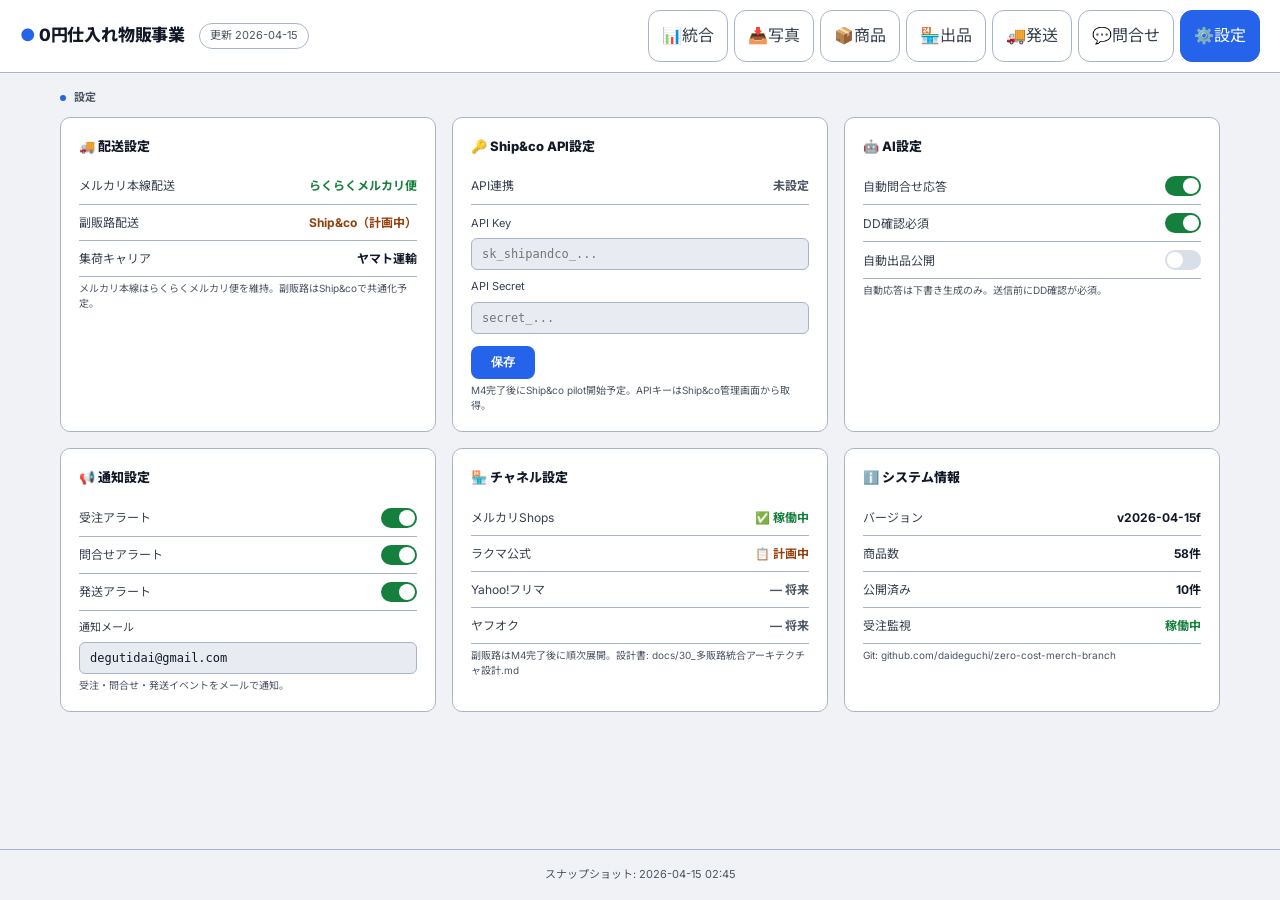
<file: settings.html>
<!doctype html>
<html lang="ja">
<head>
  <meta charset="utf-8">
  <meta name="viewport" content="width=device-width,initial-scale=1">
  <title>設定 - 0円仕入れ物販事業</title>
  <link rel="stylesheet" href="./common.css">
  <style>
    .settings-grid { display: grid; grid-template-columns: repeat(auto-fill, minmax(300px,1fr)); gap: 16px; margin-bottom: 20px; }
    .settings-card {
      background: var(--surface); border: 1px solid var(--border);
      border-radius: var(--radius); padding: 18px;
    }
    .settings-card h3 { font-size: 13px; font-weight: 800; margin-bottom: 12px; display: flex; align-items: center; gap: 6px; }
    .setting-row { display: flex; justify-content: space-between; align-items: center; padding: 8px 0; border-bottom: 1px solid var(--border); }
    .setting-row:last-child { border-bottom: none; }
    .setting-label { font-size: 12px; color: var(--text-2); }
    .setting-value { font-size: 12px; font-weight: 700; }
    .setting-value.active { color: var(--green); }
    .setting-value.inactive { color: var(--text-3); }
    .setting-value.pending { color: var(--yellow); }
    .toggle {
      width: 36px; height: 20px; border-radius: 999px; background: var(--surface-3);
      position: relative; cursor: pointer; transition: background .2s;
    }
    .toggle.on { background: var(--green); }
    .toggle::after {
      content: ''; position: absolute; width: 16px; height: 16px; border-radius: 50%;
      background: #fff; top: 2px; left: 2px; transition: left .2s;
    }
    .toggle.on::after { left: 18px; }
    .api-key-input {
      width: 100%; padding: 8px 10px; border-radius: 6px; border: 1px solid var(--border);
      background: var(--surface-2); color: var(--text); font-size: 12px; font-family: monospace;
      margin-top: 6px;
    }
    .save-btn {
      margin-top: 12px; padding: 8px 20px; border-radius: 8px; border: none;
      background: var(--accent); color: #fff; font-size: 12px; font-weight: 800;
      cursor: pointer;
    }
    .save-btn:hover { opacity: .9; }
    .info-note { font-size: 10px; color: var(--text-3); margin-top: 4px; line-height: 1.5; }
  </style>
</head>
<body>
  <header class="hq-header">
    <h1><span class="dot">●</span> 0円仕入れ物販事業</h1>
    <span class="hq-fresh">更新 2026-04-15</span>
    <nav class="hq-nav">
      <a href="./">📊統合</a><a href="./intake_cards.html">📥写真</a>
      <a href="./ops.html">📦商品</a><a href="./channel_listings.html">🏪出品</a>
      <a href="./unified_shipping.html">🚚発送</a><a href="./unified_inquiry.html">💬問合せ</a>
      <a href="./" class="active">⚙️設定</a>
    </nav>
  </header>
  <div class="hq-wrap">
    <div class="section-head"><span class="dot" style="background:var(--accent)"></span>設定</div>
    <div class="settings-grid">
      <div class="settings-card">
        <h3>🚚 配送設定</h3>
        <div class="setting-row">
          <span class="setting-label">メルカリ本線配送</span>
          <span class="setting-value active">らくらくメルカリ便</span>
        </div>
        <div class="setting-row">
          <span class="setting-label">副販路配送</span>
          <span class="setting-value pending">Ship&co（計画中）</span>
        </div>
        <div class="setting-row">
          <span class="setting-label">集荷キャリア</span>
          <span class="setting-value">ヤマト運輸</span>
        </div>
        <div class="info-note">メルカリ本線はらくらくメルカリ便を維持。副販路はShip&coで共通化予定。</div>
      </div>

      <div class="settings-card">
        <h3>🔑 Ship&co API設定</h3>
        <div class="setting-row">
          <span class="setting-label">API連携</span>
          <span class="setting-value inactive">未設定</span>
        </div>
        <label style="font-size:11px;color:var(--text-2);margin-top:10px;display:block">API Key</label>
        <input class="api-key-input" type="password" placeholder="sk_shipandco_..." id="shipco-key">
        <label style="font-size:11px;color:var(--text-2);margin-top:8px;display:block">API Secret</label>
        <input class="api-key-input" type="password" placeholder="secret_..." id="shipco-secret">
        <button class="save-btn" onclick="alert('Ship&co設定を保存（pilot用）')">保存</button>
        <div class="info-note">M4完了後にShip&co pilot開始予定。APIキーはShip&co管理画面から取得。</div>
      </div>

      <div class="settings-card">
        <h3>🤖 AI設定</h3>
        <div class="setting-row">
          <span class="setting-label">自動問合せ応答</span>
          <div class="toggle on" onclick="this.classList.toggle('on')"></div>
        </div>
        <div class="setting-row">
          <span class="setting-label">DD確認必須</span>
          <div class="toggle on" onclick="this.classList.toggle('on')"></div>
        </div>
        <div class="setting-row">
          <span class="setting-label">自動出品公開</span>
          <div class="toggle" onclick="this.classList.toggle('on')"></div>
        </div>
        <div class="info-note">自動応答は下書き生成のみ。送信前にDD確認が必須。</div>
      </div>

      <div class="settings-card">
        <h3>📢 通知設定</h3>
        <div class="setting-row">
          <span class="setting-label">受注アラート</span>
          <div class="toggle on" onclick="this.classList.toggle('on')"></div>
        </div>
        <div class="setting-row">
          <span class="setting-label">問合せアラート</span>
          <div class="toggle on" onclick="this.classList.toggle('on')"></div>
        </div>
        <div class="setting-row">
          <span class="setting-label">発送アラート</span>
          <div class="toggle on" onclick="this.classList.toggle('on')"></div>
        </div>
        <label style="font-size:11px;color:var(--text-2);margin-top:8px;display:block">通知メール</label>
        <input class="api-key-input" type="email" value="degutidai@gmail.com">
        <div class="info-note">受注・問合せ・発送イベントをメールで通知。</div>
      </div>

      <div class="settings-card">
        <h3>🏪 チャネル設定</h3>
        <div class="setting-row">
          <span class="setting-label">メルカリShops</span>
          <span class="setting-value active">✅ 稼働中</span>
        </div>
        <div class="setting-row">
          <span class="setting-label">ラクマ公式</span>
          <span class="setting-value pending">📋 計画中</span>
        </div>
        <div class="setting-row">
          <span class="setting-label">Yahoo!フリマ</span>
          <span class="setting-value inactive">— 将来</span>
        </div>
        <div class="setting-row">
          <span class="setting-label">ヤフオク</span>
          <span class="setting-value inactive">— 将来</span>
        </div>
        <div class="info-note">副販路はM4完了後に順次展開。設計書: docs/30_多販路統合アーキテクチャ設計.md</div>
      </div>

      <div class="settings-card">
        <h3>ℹ️ システム情報</h3>
        <div class="setting-row">
          <span class="setting-label">バージョン</span>
          <span class="setting-value">v2026-04-15f</span>
        </div>
        <div class="setting-row">
          <span class="setting-label">商品数</span>
          <span class="setting-value">58件</span>
        </div>
        <div class="setting-row">
          <span class="setting-label">公開済み</span>
          <span class="setting-value">10件</span>
        </div>
        <div class="setting-row">
          <span class="setting-label">受注監視</span>
          <span class="setting-value active">稼働中</span>
        </div>
        <div class="info-note">Git: github.com/daideguchi/zero-cost-merch-branch</div>
      </div>
    </div>
  </div>
  <div class="hq-footer">
    <span>スナップショット: 2026-04-15 02:45</span>
  </div>
</body>
</html>
</file>
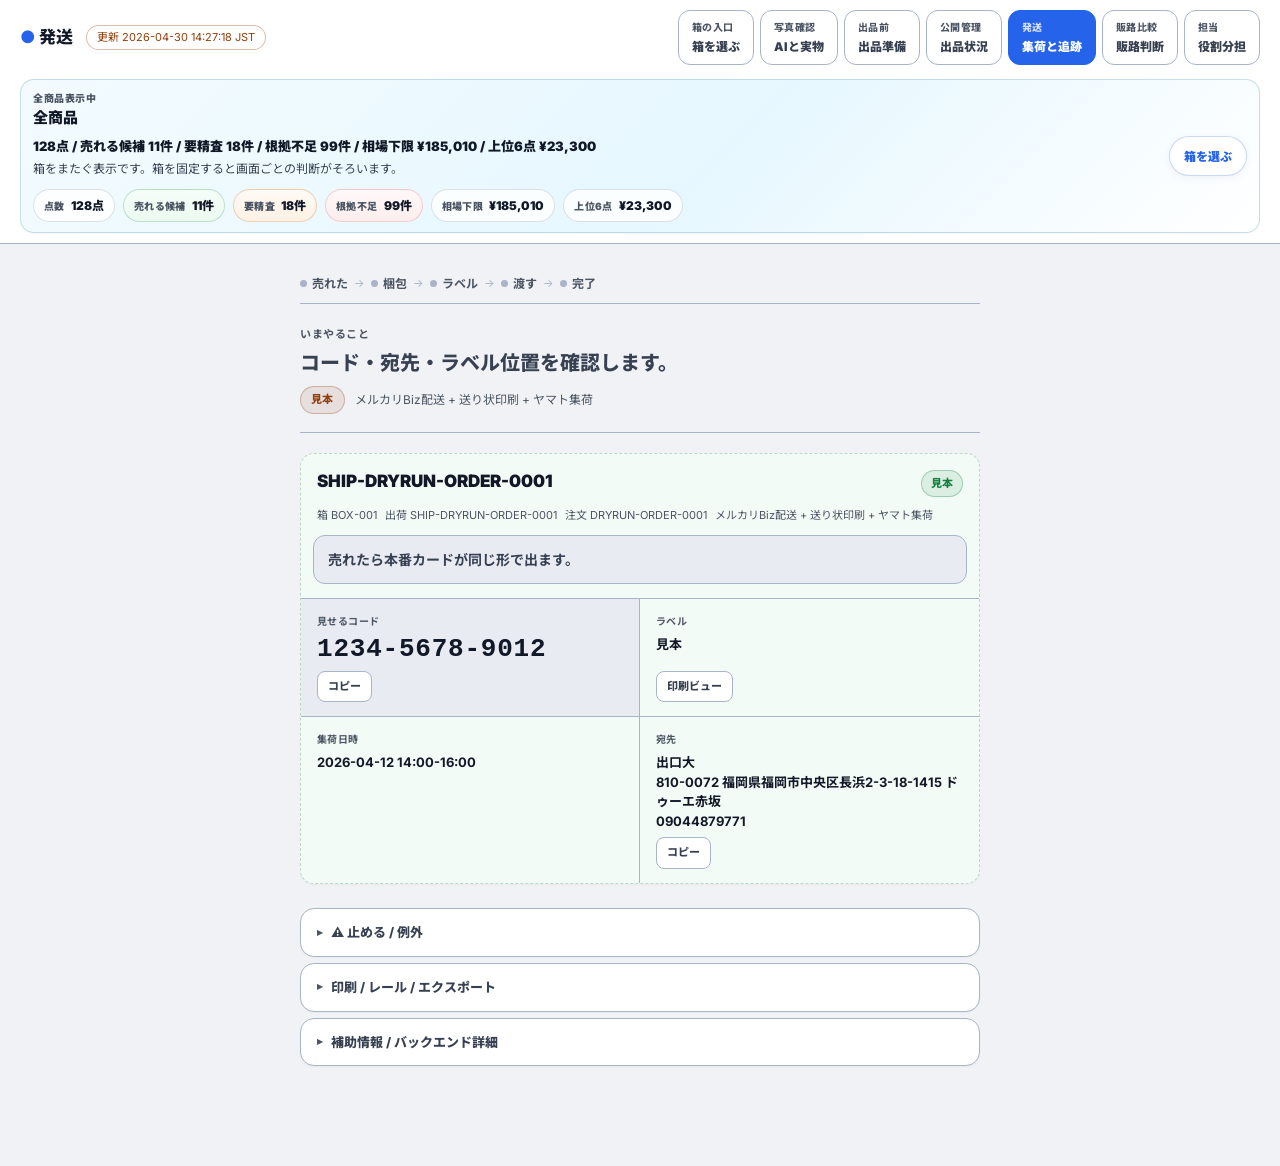
<file: shipping.html>
<!doctype html>
<html lang="ja" data-page="shipping">
<head>
  <meta charset="utf-8">
  <meta name="viewport" content="width=device-width,initial-scale=1">
  <title>発送</title>
  <link rel="stylesheet" href="./common.css">
  <style>
    /* ── workbench overrides ── */
    :root {
      --soft-border: rgba(15,23,42,.10);
      --card-r: 14px;
    }
    .hq-wrap { max-width: 720px }

    /* ── A. Progress rail ── */
    .wb-rail {
      padding: 14px 0 10px;
      border-bottom: 1px solid var(--border);
    }
    .wb-steps {
      display: flex;
      align-items: center;
      overflow-x: auto;
      scrollbar-width: none;
    }
    .wb-steps::-webkit-scrollbar { display: none }
    .wb-step {
      display: flex;
      align-items: center;
      gap: 5px;
      flex-shrink: 0;
    }
    .wb-step-arrow {
      font-size: 11px;
      color: var(--border);
      padding: 0 6px;
      flex-shrink: 0;
    }
    .wb-step-dot {
      width: 7px;
      height: 7px;
      border-radius: 50%;
      background: var(--border);
      flex-shrink: 0;
    }
    .wb-step-label {
      font-size: 12px;
      font-weight: 700;
      color: var(--text-3);
      white-space: nowrap;
    }
    .wb-step-count {
      font-size: 11px;
      color: var(--text-3);
      white-space: nowrap;
    }
    .wb-step.done .wb-step-dot  { background: var(--green); }
    .wb-step.done .wb-step-label { color: var(--text-3); }
    .wb-step.current .wb-step-dot {
      background: var(--blue);
      box-shadow: 0 0 0 3px rgba(37,99,235,.14);
    }
    .wb-step.current .wb-step-label { color: var(--text); font-size: 13px; font-weight: 800; }
    .wb-step.current .wb-step-count { color: var(--text-2); }
    .wb-step.blocked .wb-step-dot { background: var(--red); box-shadow: 0 0 0 3px rgba(185,28,28,.14); }
    .wb-step.blocked .wb-step-label { color: var(--red); }

    /* ── B. Action banner ── */
    .wb-banner {
      padding: 22px 0 18px;
      border-bottom: 1px solid var(--border);
    }
    .wb-eyebrow {
      font-size: 11px;
      font-weight: 700;
      letter-spacing: .05em;
      text-transform: uppercase;
      color: var(--text-3);
    }
    .wb-action-text {
      margin-top: 6px;
      font-size: 24px;
      font-weight: 800;
      line-height: 1.3;
      color: var(--text);
    }
    body[data-mode="idle"]   .wb-action-text,
    body[data-mode="sample"] .wb-action-text {
      color: var(--text-2);
      font-size: 20px;
    }
    .wb-banner-meta {
      display: flex;
      align-items: center;
      gap: 10px;
      margin-top: 10px;
      flex-wrap: wrap;
    }
    .wb-badge {
      display: inline-flex;
      align-items: center;
      padding: 4px 10px;
      border-radius: 999px;
      font-size: 11px;
      font-weight: 800;
      letter-spacing: .04em;
      border: 1px solid var(--soft-border);
      background: var(--surface-2);
      color: var(--text-2);
    }
    .wb-badge.ready    { background: var(--green-bg);  border-color: rgba(21,128,61,.3);  color: var(--green); }
    .wb-badge.active   { background: var(--blue-bg);   border-color: rgba(29,78,216,.3);  color: var(--blue); }
    .wb-badge.critical { background: var(--red-bg);    border-color: rgba(185,28,28,.3);  color: var(--red); }
    .wb-badge.sample   { background: var(--yellow-bg); border-color: rgba(146,64,14,.3);  color: var(--yellow); }
    .wb-banner-route { font-size: 12px; color: var(--text-3); }

    /* ── C. Focus card ── */
    .wb-focus { padding: 20px 0 0; }
    .wc {
      border: 1px solid var(--border);
      border-radius: var(--card-r);
      background: var(--surface);
      overflow: hidden;
      box-shadow: 0 1px 2px rgba(15,23,42,.04);
    }
    .wc.wc-sample  { border-style: dashed; }
    .wc.wc-idle    { border-style: dashed; background: var(--surface); }
    .wc.wc-handoff { border-color: rgba(21,128,61,.25); background: #f2fbf5; }
    .wc-head {
      display: flex;
      justify-content: space-between;
      align-items: flex-start;
      padding: 16px 16px 10px;
      gap: 10px;
    }
    .wc-title {
      font-size: 17px;
      font-weight: 900;
      line-height: 1.35;
    }
    .wc-stage {
      display: inline-flex;
      align-items: center;
      padding: 4px 9px;
      border-radius: 999px;
      font-size: 11px;
      font-weight: 800;
      flex-shrink: 0;
      border: 1px solid var(--soft-border);
      background: var(--surface-2);
      color: var(--text-2);
    }
    .wc-stage.ready    { background: var(--green-bg);  border-color: rgba(21,128,61,.3);  color: var(--green); }
    .wc-stage.high     { background: var(--orange-bg); border-color: rgba(180,83,9,.3);   color: var(--orange); }
    .wc-stage.critical { background: var(--red-bg);    border-color: rgba(185,28,28,.3);  color: var(--red); }
    .wc-idbar {
      padding: 0 16px 10px;
      font-size: 11px;
      color: var(--text-3);
      display: flex;
      flex-wrap: wrap;
      gap: 8px;
    }
    .wc-action {
      margin: 0 12px 14px;
      padding: 12px 14px;
      border-radius: 12px;
      background: var(--surface-2);
      border: 1px solid var(--border);
      font-size: 14px;
      font-weight: 700;
      line-height: 1.65;
      color: var(--text-2);
    }
    /* 2×2 value grid */
    .wc-grid {
      display: grid;
      grid-template-columns: 1fr 1fr;
      border-top: 1px solid var(--border);
    }
    .wc-cell {
      padding: 14px 16px;
      min-height: 100px;
      display: flex;
      flex-direction: column;
      gap: 6px;
      border-right: 1px solid var(--border);
      border-bottom: 1px solid var(--border);
    }
    .wc-cell:nth-child(2n) { border-right: none; }
    .wc-cell:nth-last-child(-n+2) { border-bottom: none; }
    .wc-cell.code-cell { background: var(--surface-2); }
    .wc-cell.missing   { background: var(--yellow-bg); }
    .wc-cell-label {
      font-size: 10px;
      font-weight: 700;
      letter-spacing: .04em;
      text-transform: uppercase;
      color: var(--text-3);
    }
    .wc-cell-value {
      font-size: 13px;
      font-weight: 700;
      line-height: 1.5;
      color: var(--text);
      word-break: break-all;
      flex: 1;
    }
    /* Code cell: big mono */
    .wc-cell.code-cell .wc-cell-value {
      font-family: "SF Mono","Fira Mono","Consolas",monospace;
      font-size: 26px;
      font-weight: 900;
      letter-spacing: .03em;
      line-height: 1.15;
    }
    .wc-cell-actions {
      display: flex;
      flex-wrap: wrap;
      gap: 6px;
      margin-top: auto;
    }
    .wc-btn {
      appearance: none;
      padding: 6px 10px;
      border-radius: 8px;
      border: 1px solid var(--border);
      background: var(--surface);
      color: var(--text-2);
      font: inherit;
      font-size: 11px;
      font-weight: 800;
      cursor: pointer;
      display: inline-flex;
      align-items: center;
      text-decoration: none;
    }
    .wc-btn.primary { background: var(--accent); border-color: var(--accent); color: #fff; }
    .wc-btn:disabled { opacity: .4; cursor: not-allowed; }

    /* ── D. Queue ── */
    .wb-queue { margin-top: 20px; }
    .wb-queue-header {
      font-size: 11px;
      font-weight: 700;
      letter-spacing: .04em;
      text-transform: uppercase;
      color: var(--text-3);
      padding-bottom: 8px;
      border-bottom: 1px solid var(--border);
    }
    .wb-qrow {
      display: flex;
      align-items: center;
      gap: 10px;
      padding: 10px 0;
      border-bottom: 1px solid var(--border);
      font-size: 13px;
    }
    .wb-qrow-stage {
      flex-shrink: 0;
      font-size: 10px;
      font-weight: 800;
      padding: 3px 8px;
      border-radius: 6px;
      background: var(--surface-2);
      color: var(--text-3);
      border: 1px solid var(--border);
    }
    .wb-qrow-title {
      flex: 1;
      font-weight: 700;
      color: var(--text-2);
      overflow: hidden;
      text-overflow: ellipsis;
      white-space: nowrap;
    }
    .wb-qrow-code {
      font-family: "SF Mono","Fira Mono","Consolas",monospace;
      font-size: 11px;
      color: var(--text-3);
      flex-shrink: 0;
    }
    .wb-qrow-pickup {
      font-size: 11px;
      color: var(--text-3);
      flex-shrink: 0;
      white-space: nowrap;
    }

    /* ── E. Drawers ── */
    .wb-drawers { margin-top: 24px; display: grid; gap: 6px; padding-bottom: 40px; }
    .wb-drawer {
      border: 1px solid var(--border);
      border-radius: var(--card-r);
      background: var(--surface);
      overflow: hidden;
      box-shadow: 0 1px 2px rgba(15,23,42,.04);
    }
    .wb-drawer > summary {
      cursor: pointer;
      list-style: none;
      padding: 13px 16px;
      font-size: 13px;
      font-weight: 800;
      color: var(--text-2);
      display: flex;
      align-items: center;
      gap: 8px;
      user-select: none;
    }
    .wb-drawer > summary::-webkit-details-marker { display: none }
    .wb-drawer > summary::before {
      content: "▸";
      font-size: 11px;
      color: var(--text-3);
      transition: transform .15s;
      flex-shrink: 0;
    }
    .wb-drawer[open] > summary::before { transform: rotate(90deg); }
    .wb-drawer-body { padding: 0 16px 16px; }
    .wb-section-label {
      font-size: 11px;
      font-weight: 700;
      letter-spacing: .04em;
      text-transform: uppercase;
      color: var(--text-3);
      margin-bottom: 8px;
    }
    .wb-two-col { display: grid; grid-template-columns: 1fr 1fr; gap: 16px; margin-top: 12px; }
    .wb-action-row {
      display: flex;
      flex-wrap: wrap;
      align-items: center;
      gap: 8px;
      padding-top: 4px;
    }
    .wb-btn-lg {
      appearance: none;
      padding: 10px 14px;
      border-radius: 10px;
      border: 1px solid var(--border);
      background: var(--surface-2);
      color: var(--text);
      font: inherit;
      font-size: 12px;
      font-weight: 800;
      cursor: pointer;
    }
    .wb-btn-lg.primary { background: var(--accent); border-color: var(--accent); color: #fff; }
    .wb-btn-lg.ghost   { background: transparent; color: var(--text-2); }
    .wb-btn-lg:disabled { opacity: .4; cursor: not-allowed; }
    details.wb-fold > summary {
      cursor: pointer;
      list-style: none;
      display: inline-flex;
      align-items: center;
      gap: 4px;
      font-size: 11px;
      font-weight: 800;
      color: var(--text-3);
      padding: 6px 10px;
      border: 1px solid var(--border);
      border-radius: 8px;
      background: var(--surface);
    }
    details.wb-fold > summary::-webkit-details-marker { display: none }
    .wb-fold-row { display: flex; flex-wrap: wrap; gap: 8px; margin-top: 8px; }

    /* ── Shared utility (reused in drawers) ── */
    .simple-list { display: grid; gap: 7px; }
    .simple-item {
      padding: 10px 12px;
      border-radius: 10px;
      border: 1px solid var(--border);
      background: var(--surface-2);
      font-size: 12px;
      line-height: 1.7;
      color: var(--text-2);
    }
    .empty {
      padding: 13px;
      border-radius: 10px;
      border: 1px dashed var(--border);
      color: var(--text-3);
      font-size: 12px;
    }
    .exception-item { padding: 12px 14px; border-radius: 10px; border: 1px solid var(--border); background: var(--surface-2); }
    .exception-item.error   { border-color: rgba(185,28,28,.3);  background: var(--red-bg); }
    .exception-item.warning { border-color: rgba(146,64,14,.3);  background: var(--yellow-bg); }
    .exception-item.orange  { border-color: rgba(180,83,9,.3);   background: var(--orange-bg); }
    .exception-label   { font-size: 12px; font-weight: 900; color: var(--text); }
    .exception-detail  { margin-top: 5px; font-size: 12px; line-height: 1.7; color: var(--text-2); }
    .exception-preview { margin-top: 5px; font-size: 12px; line-height: 1.6; color: var(--text-3); }
    .exception-context { margin-top: 10px; padding: 10px 12px; border-radius: 10px; border: 1px solid rgba(29,78,216,.2); background: var(--blue-bg); font-size: 12px; font-weight: 700; color: var(--text-2); }
    details.exception-expand > summary { cursor: pointer; list-style: none; display: inline-flex; align-items: center; gap: 4px; font-size: 11px; font-weight: 800; color: var(--blue); }
    details.exception-expand > summary::-webkit-details-marker { display: none }
    details.exception-expand .ex-full { margin-top: 8px; padding-top: 8px; border-top: 1px solid var(--border); font-size: 12px; line-height: 1.75; color: var(--text-2); }

    .compact-route { padding: 10px 12px; border-radius: 10px; border: 1px solid var(--border); background: var(--surface-2); margin-bottom: 8px; }
    .compact-route .label { font-size: 10px; font-weight: 800; letter-spacing: .06em; text-transform: uppercase; color: var(--text-3); }
    .compact-route .value { margin-top: 3px; font-size: 12px; font-weight: 800; line-height: 1.5; }
    .compact-route .note  { margin-top: 3px; font-size: 11px; line-height: 1.6; color: var(--text-3); }

    .coverage-grid { display: grid; grid-template-columns: 1fr 1fr; gap: 8px; }
    .coverage-card  { padding: 10px 12px; border-radius: 10px; background: var(--surface-2); border: 1px solid var(--border); }
    .coverage-label { font-size: 10px; font-weight: 800; letter-spacing: .06em; text-transform: uppercase; color: var(--text-3); }
    .coverage-value { margin-top: 5px; font-size: 16px; font-weight: 900; }

    .packet-card { padding: 14px; border-radius: 12px; border: 1px solid var(--border); background: var(--surface-2); margin-bottom: 10px; }
    .packet-top  { display: flex; justify-content: space-between; gap: 10px; align-items: flex-start; }
    .packet-title { font-size: 14px; font-weight: 900; }
    .packet-chip { display: inline-flex; align-items: center; padding: 4px 8px; border-radius: 999px; font-size: 11px; font-weight: 800; border: 1px solid var(--soft-border); background: var(--surface); color: var(--text-2); }
    .packet-actions { display: flex; flex-wrap: wrap; gap: 8px; margin-top: 10px; }
    .mini-btn { appearance: none; border: 1px solid var(--border); border-radius: 8px; background: var(--surface); color: var(--text); padding: 7px 10px; font: inherit; font-size: 11px; font-weight: 800; cursor: pointer; display: inline-flex; align-items: center; text-decoration: none; }
    .mini-btn:disabled { opacity: .4; cursor: not-allowed; }
    .packet-primary-grid { display: grid; grid-template-columns: repeat(2,1fr); gap: 8px; margin-top: 10px; }
    .packet-primary-item .label { font-size: 10px; font-weight: 800; letter-spacing: .06em; text-transform: uppercase; color: var(--text-3); }
    .packet-primary-item { padding: 10px 12px; border-radius: 10px; background: var(--surface); border: 1px solid var(--border); }
    .packet-primary-item .value { margin-top: 4px; font-size: 12px; font-weight: 800; line-height: 1.65; }
    details.packet-secondary > summary { cursor: pointer; list-style: none; display: inline-flex; align-items: center; gap: 4px; font-size: 11px; font-weight: 800; color: var(--text-3); padding: 5px 10px; border: 1px solid var(--border); border-radius: 8px; background: var(--surface); margin-top: 8px; }
    details.packet-secondary > summary::-webkit-details-marker { display: none }
    .packet-grid { display: grid; grid-template-columns: repeat(2,1fr); gap: 8px; margin-top: 8px; }
    .packet-cell { padding: 9px 11px; border-radius: 8px; background: var(--surface); border: 1px solid var(--border); }
    .packet-cell .label { font-size: 10px; font-weight: 800; letter-spacing: .06em; text-transform: uppercase; color: var(--text-3); }
    .packet-cell .value { margin-top: 3px; font-size: 11px; line-height: 1.6; }
    .packet-coverage { display: flex; flex-wrap: wrap; gap: 6px; margin-top: 10px; }
    .coverage-pill { display: inline-flex; align-items: center; gap: 5px; padding: 5px 9px; border-radius: 999px; border: 1px solid var(--soft-border); background: var(--surface); font-size: 11px; font-weight: 800; color: var(--text-2); }
    .coverage-pill.ready   { border-color: rgba(21,128,61,.3);  background: var(--green-bg);  color: var(--green); }
    .coverage-pill.partial { border-color: rgba(180,83,9,.3);   background: var(--orange-bg); color: var(--orange); }
    .coverage-pill.missing { border-color: rgba(185,28,28,.28); background: var(--red-bg);    color: var(--red); }
    .work-missing { margin-top: 8px; font-size: 12px; font-weight: 800; color: var(--yellow); }
    .inline-link  { display: inline-flex; align-items: center; margin-top: 6px; font-size: 11px; font-weight: 800; color: var(--blue); text-decoration: underline; }

    .data-table { width: 100%; border-collapse: collapse; font-size: 11px; }
    .data-table th, .data-table td { padding: 7px 8px; border-bottom: 1px solid var(--border); text-align: left; vertical-align: top; }
    .data-table th { font-size: 10px; font-weight: 800; color: var(--text-3); }
    .data-table tr:last-child td { border-bottom: none; }

    .kv-grid { display: grid; grid-template-columns: repeat(2,1fr); gap: 8px; }
    .kv-card { padding: 10px 12px; border-radius: 10px; background: var(--surface-2); border: 1px solid var(--border); }
    .kv-card .label { font-size: 11px; font-weight: 800; letter-spacing: .05em; text-transform: uppercase; color: var(--text-3); }
    .kv-card .value { margin-top: 5px; font-size: 12px; line-height: 1.65; }

    .hq-fresh.fresh { border-color: rgba(21,128,61,.35); color: var(--green); }

    @media (max-width: 580px) {
      .wc-grid, .wb-two-col, .wb-drawer-grid, .packet-primary-grid, .packet-grid, .kv-grid { grid-template-columns: 1fr; }
      .wb-action-text { font-size: 20px; }
      .wb-banner-meta { align-items: flex-start; }
      .wc-head, .packet-top { flex-wrap: wrap; }
      .wc-title, .packet-title { width: 100%; }
      .wc-stage, .packet-chip { align-self: flex-start; }
      .wc-cell.code-cell .wc-cell-value { font-size: 20px; }
      .coverage-grid { grid-template-columns: 1fr 1fr; }
    }
  </style>
</head>
<body>
  <header class="hq-header">
    <h1><span class="dot">●</span> 発送</h1>
    <span class="hq-fresh" id="freshness-pill" title="最終更新時刻">—</span>
  </header>

  <div class="hq-wrap">

    <!-- A. Progress rail -->
    <div class="wb-rail">
      <div class="wb-steps" id="pipeline-strip"></div>
    </div>

    <!-- B. Action banner -->
    <div class="wb-banner">
      <div class="wb-eyebrow">いまやること</div>
      <div class="wb-action-text" id="summary-next-step">読み込み中</div>
      <div class="wb-banner-meta">
        <span class="wb-badge" id="summary-badge">読み込み中</span>
        <span class="wb-banner-route" id="summary-detail"></span>
      </div>
    </div>

    <!-- C. Focus card (primary single order) -->
    <div class="wb-focus">
      <div id="work-cards"></div>
    </div>

    <!-- D. Queue (remaining orders, compact rows) -->
    <div class="wb-queue" id="wb-queue" hidden>
      <div class="wb-queue-header">次の件</div>
      <div id="wb-queue-rows"></div>
    </div>

    <!-- E. Drawers -->
    <div class="wb-drawers">

      <!-- Stop reasons — shown only when there is content -->
      <details class="wb-drawer" id="stop-drawer">
        <summary id="stop-summary">⚠ 止める / 例外</summary>
        <div class="wb-drawer-body">
          <div class="wb-two-col">
            <div>
              <div class="wb-section-label">ここで止める</div>
              <div class="simple-list" id="stop-rules" style="margin-top:8px"></div>
            </div>
            <div>
              <div class="wb-section-label">あとでやること</div>
              <div id="exceptions-context"></div>
              <div id="exceptions" style="margin-top:6px"></div>
            </div>
          </div>
        </div>
      </details>

      <!-- Print + Route -->
      <details class="wb-drawer">
        <summary>印刷 / レール / エクスポート</summary>
        <div class="wb-drawer-body">
          <div class="wb-action-row" style="margin-top:6px">
            <button class="wb-btn-lg primary" id="open-print-view" type="button">印刷ビュー</button>
            <button class="wb-btn-lg" id="download-print-json" type="button">JSON保存</button>
            <details class="wb-fold">
              <summary>その他のエクスポート</summary>
              <div class="wb-fold-row">
                <button class="wb-btn-lg" id="download-print-csv" type="button">CSV保存</button>
                <button class="wb-btn-lg" id="download-batch-csv" type="button">バッチCSV保存</button>
                <button class="wb-btn-lg ghost" id="copy-print-json" type="button">JSONコピー</button>
              </div>
            </details>
          </div>
          <div class="coverage-grid" id="print-coverage" style="margin-top:12px"></div>
          <div id="print-note" style="margin-top:8px;font-size:12px;color:var(--text-3)"></div>
          <div class="wb-two-col" style="margin-top:14px">
            <div>
              <div class="wb-section-label">レール</div>
              <div id="route-list" style="margin-top:6px"></div>
            </div>
            <div>
              <div class="wb-section-label">印刷パケット</div>
              <div id="print-packets" style="margin-top:6px"></div>
            </div>
          </div>
          <div id="print-batch-panel" style="margin-top:12px">
            <div class="wb-section-label">集荷バッチ</div>
            <div id="print-batches" style="margin-top:6px"></div>
          </div>
        </div>
      </details>

      <!-- Backend + Supplemental -->
      <details class="wb-drawer">
        <summary>補助情報 / バックエンド詳細</summary>
        <div class="wb-drawer-body">
          <div class="wb-two-col">
            <div>
              <div class="wb-section-label">DDが今やること</div>
              <div class="simple-list" id="daily-dd" style="margin-top:6px"></div>
            </div>
            <div>
              <div class="wb-section-label">補助リンク</div>
              <div class="simple-list" id="support-panels" style="margin-top:6px"></div>
            </div>
          </div>
          <div class="kv-grid" id="api-summary-cards" style="margin-top:14px"></div>
          <div class="wb-two-col" style="margin-top:12px">
            <div>
              <div class="wb-section-label">API readiness</div>
              <div class="simple-list" id="api-readiness" style="margin-top:6px"></div>
            </div>
            <div>
              <div class="wb-section-label">次にやること</div>
              <div class="simple-list" id="next-actions" style="margin-top:6px"></div>
            </div>
          </div>
          <div class="wb-two-col" style="margin-top:12px">
            <div>
              <div class="wb-section-label">未完受注</div>
              <div id="queue-orders" style="margin-top:6px"></div>
            </div>
            <div>
              <div class="wb-section-label">集荷待ち</div>
              <div id="queue-pickup" style="margin-top:6px"></div>
            </div>
          </div>
          <div class="wb-two-col" style="margin-top:12px">
            <div>
              <div class="wb-section-label">source tabs</div>
              <div id="backend-source-tabs" style="margin-top:6px"></div>
            </div>
            <div>
              <div class="wb-section-label">print export contract</div>
              <div class="simple-list" id="backend-print-contract" style="margin-top:6px"></div>
            </div>
          </div>
          <div class="wb-two-col" style="margin-top:12px">
            <div>
              <div class="wb-section-label">channel readiness</div>
              <div class="simple-list" id="channel-statuses" style="margin-top:6px"></div>
            </div>
            <div>
              <div class="wb-section-label">sync health</div>
              <div class="simple-list" id="sync-health-summary" style="margin-top:6px"></div>
            </div>
          </div>
          <div class="wb-two-col" style="margin-top:12px">
            <div style="grid-column: 1 / -1">
              <div class="wb-section-label">source fetch / post-sale</div>
              <div class="simple-list" id="sync-health-fetches" style="margin-top:6px"></div>
            </div>
          </div>
        </div>
      </details>

    </div>
  </div>

  <script src="./shipping_snapshot.js"></script>
  <script src="./common.js"></script>
  <script>
  (function(){
    var board = window.ZERO_COST_SHIPPING_BOARD || {};
    var consoleData = board.operator_console || {};
    var printExports = board.print_exports || {};
    var backendContract = board.backend_contract || {};
    var apiReadiness = board.api_readiness || {};
    var selectedBoxScope = window.zeroCostCurrentBoxScope ? window.zeroCostCurrentBoxScope() : '';
    var selectedBoxId = window.zeroCostCurrentBoxId ? window.zeroCostCurrentBoxId() : '';
    var selectedBoxLabel = window.zeroCostCurrentBoxLabel ? window.zeroCostCurrentBoxLabel() : selectedBoxId;

    /* ── utilities ── */
    function parseJstTimestamp(value){
      var text = String(value || '').trim();
      if (!text) return null;
      var normalized = text.replace(/ JST$/, '').replace(' ', 'T') + '+09:00';
      var parsed = new Date(normalized);
      return Number.isNaN(parsed.getTime()) ? null : parsed;
    }

    function esc(v){
      return String(v == null ? '' : v)
        .replace(/&/g,'&amp;').replace(/</g,'&lt;').replace(/>/g,'&gt;')
        .replace(/"/g,'&quot;').replace(/'/g,'&#39;');
    }
    function multilineHtml(v){ return esc(v).replace(/\n/g,'<br>'); }
    function attr(v){ return esc(v).replace(/\n/g,'&#10;'); }
    function set(id, value){ var el = document.getElementById(id); if (el) el.textContent = value; }
    function linkHtml(url, label){
      var href = String(url || '').trim();
      if (!href) return '';
      return '<a class="inline-link" href="'+esc(href)+'" target="_blank" rel="noreferrer noopener">'+esc(label||'開く')+'</a>';
    }
    function compactText(parts, sep){ return (parts||[]).filter(Boolean).join(sep||' '); }
    function downloadText(filename, text, mime){
      var blob = new Blob([text||''],{type:mime||'text/plain;charset=utf-8'});
      var url = URL.createObjectURL(blob);
      var a = document.createElement('a');
      a.href = url; a.download = filename||'download.txt';
      document.body.appendChild(a); a.click(); a.remove();
      setTimeout(function(){ URL.revokeObjectURL(url); }, 1000);
    }
    function copyText(text, button){
      if (!navigator.clipboard) return;
      navigator.clipboard.writeText(text||'').then(function(){
        if (!button) return;
        var orig = button.textContent;
        button.textContent = 'コピー済み';
        setTimeout(function(){ button.textContent = orig; }, 1200);
      });
    }
    function rowsToCsvText(rows){
      if (!rows||!rows.length) return '';
      var headers = Object.keys(rows[0]);
      function enc(v){ var t=String(v==null?'':v); return /[",\n]/.test(t)?'"'+t.replace(/"/g,'""')+'"':t; }
      var lines = [headers.map(enc).join(',')];
      rows.forEach(function(row){ lines.push(headers.map(function(h){ return enc(row[h]); }).join(',')); });
      return lines.join('\n')+'\n';
    }
    function renderList(id, items, className){
      var el = document.getElementById(id); if (!el) return;
      if (!items||!items.length){ el.innerHTML='<div class="empty">0件です。</div>'; return; }
      el.innerHTML = items.map(function(item){ return '<div class="'+(className||'simple-item')+'">'+esc(item)+'</div>'; }).join('');
    }
    function renderTable(id, rows){
      var box = document.getElementById(id); if (!box) return;
      if (!rows||!rows.length){ box.innerHTML='<div class="empty">まだありません。</div>'; return; }
      var headers = Object.keys(rows[0]);
      var head = '<tr>'+headers.map(function(h){ return '<th>'+esc(h)+'</th>'; }).join('')+'</tr>';
      var body = rows.map(function(row){ return '<tr>'+headers.map(function(h){ return '<td>'+esc(row[h]||'')+'</td>'; }).join('')+'</tr>'; }).join('');
      box.innerHTML='<table class="data-table"><thead>'+head+'</thead><tbody>'+body+'</tbody></table>';
    }
    function firstNonEmpty(){
      for (var i=0;i<arguments.length;i++){ var v=arguments[i]; if (v==null) continue; var t=String(v).trim(); if (t) return t; }
      return '';
    }
    function numberValue(v){ return Number(v||0); }
    function scopeLabel(){
      if (selectedBoxId) return selectedBoxLabel || selectedBoxId;
      if (String(selectedBoxScope || '').toUpperCase() === 'ALL') return '全商品';
      return '全箱';
    }
    function scopeLabelWithId(){
      return selectedBoxId ? (scopeLabel() + ' / ' + selectedBoxId) : scopeLabel();
    }
    function boxFromText(value){
      var text = String(value || '').trim().toUpperCase();
      if (!text) return '';
      var match = text.match(/^(BOX-[A-Z0-9]+)-ITEM-/);
      if (match) return match[1];
      match = text.match(/\b(BOX-[A-Z0-9]+)\b/);
      return match ? match[1] : '';
    }
    function rowBoxId(row){
      if (!row || typeof row !== 'object') return '';
      var keys = ['product_id', '商品ID', '管理番号', 'id_label', 'shipment_id', 'order_id', 'title'];
      for (var i = 0; i < keys.length; i += 1) {
        if (Object.prototype.hasOwnProperty.call(row, keys[i])) {
          var preferred = boxFromText(row[keys[i]]);
          if (preferred) return preferred;
        }
      }
      var values = Object.keys(row).map(function(key){ return row[key]; });
      for (var j = 0; j < values.length; j += 1) {
        var derived = boxFromText(values[j]);
        if (derived) return derived;
      }
      return '';
    }
    function filterRowsBySelectedBox(rows){
      var source = Array.isArray(rows) ? rows : [];
      if (!selectedBoxId) return source.slice();
      return source.filter(function(row){
        return rowBoxId(row) === selectedBoxId;
      });
    }
    function summaryDetailText(detail){
      var prefix = selectedBoxId ? ('対象箱: ' + scopeLabelWithId()) : '';
      if (!prefix) return detail || '';
      return detail ? (prefix + ' ・ ' + detail) : prefix;
    }

    /* ── packet helpers ── */
    function packetLabelHref(p){ return String(p&&(p.label_pdf_url||p.label_download_url||'')||'').trim(); }
    function realLabelHref(p){ var h=packetLabelHref(p); return /example\.invalid/i.test(h)?'':h; }
    function packetCode(p){ return firstNonEmpty(p&&p.printable_code, p&&p.tracking_number, p&&p.reception_number, p&&p.reception_qr); }
    function packetPickup(p){ return compactText([p&&p.pickup_date, p&&p.pickup_window],' '); }
    function packetRecipient(p){
      var addr = compactText([p&&p.recipient_zip, p&&p.recipient_address],' ');
      return compactText([p&&p.recipient_name, addr, p&&p.recipient_phone],'\n');
    }
    function packetRecipientSingleLine(p){
      var addr = firstNonEmpty(p&&p.recipient_address, compactText([p&&p.recipient_zip, p&&p.recipient_address],' '));
      return compactText([p&&p.recipient_name, addr, p&&p.recipient_phone],' / ');
    }
    function packetTitle(p){ return firstNonEmpty(p&&p.product_name, p&&p.shipment_id, p&&p.order_id, '出荷カード'); }
    function packetReadyForHandoff(p){ return !!p && !!packetCode(p) && !!packetPickup(p) && !!packetRecipient(p) && !((p.missing_fields||[]).length); }

    function stageMode(stage, priority){
      if (stage==='引渡し可' || priority==='ready') return 'handoff';
      if (stage==='梱包待ち') return 'packing';
      if (stage==='要画面回収'||stage==='情報不足'||priority==='critical'||priority==='high') return 'label';
      return 'neutral';
    }

    /* ── data ── */
    var routes = consoleData.routes || [];
    var cards  = consoleData.work_cards || [];
    var samplePacket = (printExports.sample_shipment && Object.keys(printExports.sample_shipment).length) ? printExports.sample_shipment : null;
    var livePackets  = (printExports.shipments && printExports.shipments.length) ? printExports.shipments : [];
    var scopedCards = filterRowsBySelectedBox(cards);
    var scopedLivePackets = filterRowsBySelectedBox(livePackets);
    var scopedSamplePacket = samplePacket && (!selectedBoxId || rowBoxId(samplePacket) === selectedBoxId) ? samplePacket : null;
    var shipmentRows = filterRowsBySelectedBox(printExports.shipment_export_rows || []);
    var batchRows = filterRowsBySelectedBox(printExports.batch_export_rows || []);
    var shippedRecentRows = filterRowsBySelectedBox(((board.queue_preview||{}).shipped_recent) || []);

    function findPacketIndex(card, packets, used){
      if (!card) return -1;
      for (var i=0;i<packets.length;i++){
        if (used[i]) continue;
        var p=packets[i];
        if (card.order_id && p.order_id && card.order_id===p.order_id) return i;
        if (card.product_id && p.product_id && card.product_id===p.product_id) return i;
        if (card.id_label && p.shipment_id && card.id_label.indexOf(p.shipment_id)!==-1) return i;
      }
      return -1;
    }

    function buildUnifiedCard(card, packet, isSample, isIdle){
      var mode = isIdle ? 'idle' : stageMode(card&&card.stage, card&&card.priority);
      if (!card && !isIdle && packetReadyForHandoff(packet)) mode='handoff';
      if (!card && !isIdle && packet && !packetReadyForHandoff(packet)) mode='label';
      var defaultStage = isIdle?'待機中':(isSample?'見本':(mode==='handoff'?'引渡し可':(mode==='label'?'ラベル待ち':'梱包待ち')));
      var defaultPriority = isIdle?'medium':(mode==='handoff'?'ready':(mode==='label'?'high':'medium'));
      var defaultAction = isIdle
        ? '注文が入ると、梱包 → ラベル → 渡す の順でここに出ます。'
        : (isSample
          ? '売れたら本番カードが同じ形で出ます。'
          : (mode==='handoff'
            ? 'コードとラベルを持ってヤマトへ渡します。'
            : (mode==='label'
              ? 'ラベルと集荷情報がそろっているか確認します。'
              : '商品を取り、梱包します。')));
      return {
        mode: mode, isSample:!!isSample, isIdle:!!isIdle,
        stage: firstNonEmpty(card&&card.stage, defaultStage),
        priority: firstNonEmpty(card&&card.priority, defaultPriority),
        kindLabel: isIdle?'待機':firstNonEmpty(card&&card.kind, isSample?'見本':'出荷'),
        title: firstNonEmpty(card&&card.title, packetTitle(packet), isIdle?'まだ売れていません':'出荷カード'),
        action: firstNonEmpty(card&&card.action, defaultAction),
        idLabel: firstNonEmpty(card&&card.id_label, packet&&packet.shipment_id, ''),
        orderId: firstNonEmpty(card&&card.order_id, packet&&packet.order_id, ''),
        shipmentId: firstNonEmpty(packet&&packet.shipment_id, ''),
        route: firstNonEmpty(card&&card.route, packet&&packet.lane, (routes[0]||{}).value, ''),
        codeText: packetCode(packet),
        pickupText: packetPickup(packet),
        recipientText: packetRecipient(packet),
        recipientSingleLine: packetRecipientSingleLine(packet),
        labelHref: realLabelHref(packet),
        detailLabelHref: packetLabelHref(packet),
        labelStatus: firstNonEmpty(packet&&packet.label_status, isSample?'見本':''),
        boxId: firstNonEmpty(rowBoxId(card), rowBoxId(packet), ''),
        missingFields: (packet&&packet.missing_fields)||(card&&card.missing_fields)||[]
      };
    }

    function buildUnifiedCards(workCards, packets, sample){
      var used={};
      var items=(workCards||[]).map(function(card){
        var idx=findPacketIndex(card,packets,used);
        if (idx>=0) used[idx]=true;
        return buildUnifiedCard(card, idx>=0?packets[idx]:null, false, false);
      });
      (packets||[]).forEach(function(p,i){ if (used[i]) return; items.push(buildUnifiedCard(null,p,false,false)); });
      if (!items.length && sample) items.push(buildUnifiedCard(null,sample,true,false));
      if (!items.length) items.push(buildUnifiedCard(null,null,false,true));
      return items;
    }

    function missingForGroup(item, group){
      var text=(item.missingFields||[]).join(' ');
      if (!text) return false;
      if (group==='code')      return /送り状番号|受付番号|受付QR|見せるコード|提示方法/.test(text);
      if (group==='pickup')    return /引渡予定日|時間帯|集荷予定日/.test(text);
      if (group==='recipient') return /宛先|氏名|住所|電話/.test(text);
      if (group==='label')     return /ラベル/.test(text);
      return false;
    }

    /* ── focus card renderer ── */
    function renderFocusCardHtml(item){
      var codeMissing      = missingForGroup(item,'code')      || !item.codeText;
      var labelMissing     = missingForGroup(item,'label')     || (!item.labelHref && !item.isSample);
      var pickupMissing    = missingForGroup(item,'pickup')    || !item.pickupText;
      var recipientMissing = missingForGroup(item,'recipient') || !item.recipientText;

      var codeAction = item.codeText
        ? '<button class="wc-btn copy-inline" type="button" data-copy="'+attr(item.codeText)+'">コピー</button>'
        : '';
      var labelAction = item.labelHref
        ? '<a class="wc-btn primary" href="'+esc(item.labelHref)+'" target="_blank" rel="noreferrer noopener">ラベルを開く</a>'
        : (item.isSample ? '<button class="wc-btn open-print-inline" type="button">印刷ビュー</button>' : '');
      var recipientAction = item.recipientText
        ? '<button class="wc-btn copy-inline" type="button" data-copy="'+attr(item.recipientText)+'">コピー</button>'
        : '';

      var cardCls = 'wc';
      if (item.isSample) cardCls += ' wc-sample';
      if (item.isIdle)   cardCls += ' wc-idle';
      if (item.mode === 'handoff') cardCls += ' wc-handoff';

      var stageCls = 'wc-stage';
      if (item.priority==='ready')    stageCls += ' ready';
      else if (item.priority==='high')     stageCls += ' high';
      else if (item.priority==='critical') stageCls += ' critical';

      var codeValue   = item.codeText     ? multilineHtml(item.codeText)     : (codeMissing     ? '⚠ 未取得' : '未取得');
      var labelValue  = item.labelHref    ? '準備済み'                        : (item.isSample   ? '見本'    : (item.labelStatus || '未取得'));
      var pickupValue = item.pickupText   ? esc(item.pickupText)              : (pickupMissing   ? '⚠ 未取得' : '未取得');
      var recipValue  = item.recipientText ? multilineHtml(item.recipientText) : (recipientMissing ? '⚠ 未取得' : '未取得');

      var idParts = [];
      if (item.boxId)      idParts.push('箱 '+item.boxId);
      if (item.shipmentId) idParts.push('出荷 '+item.shipmentId);
      if (item.orderId)    idParts.push('注文 '+item.orderId);
      if (item.route)      idParts.push(item.route);

      return '<div class="'+cardCls+'">'
        +'<div class="wc-head">'
        +'<div class="wc-title">'+esc(item.title)+'</div>'
        +'<div class="'+stageCls+'">'+esc(item.stage)+'</div>'
        +'</div>'
        +(idParts.length?'<div class="wc-idbar">'+idParts.map(function(p){return '<span>'+esc(p)+'</span>';}).join('')+'</div>':'')
        +'<div class="wc-action">'+esc(item.action)+'</div>'
        +'<div class="wc-grid">'
        // Code cell
        +'<div class="wc-cell code-cell'+(codeMissing?' missing':'')+'">'
        +'<div class="wc-cell-label">見せるコード</div>'
        +'<div class="wc-cell-value">'+codeValue+'</div>'
        +(codeAction?'<div class="wc-cell-actions">'+codeAction+'</div>':'')
        +'</div>'
        // Label cell
        +'<div class="wc-cell'+(labelMissing?' missing':'')+'">'
        +'<div class="wc-cell-label">ラベル</div>'
        +'<div class="wc-cell-value">'+esc(labelValue)+'</div>'
        +(labelAction?'<div class="wc-cell-actions">'+labelAction+'</div>':'')
        +'</div>'
        // Pickup cell
        +'<div class="wc-cell'+(pickupMissing?' missing':'')+'">'
        +'<div class="wc-cell-label">集荷日時</div>'
        +'<div class="wc-cell-value">'+pickupValue+'</div>'
        +'</div>'
        // Recipient cell
        +'<div class="wc-cell'+(recipientMissing?' missing':'')+'">'
        +'<div class="wc-cell-label">宛先</div>'
        +'<div class="wc-cell-value">'+recipValue+'</div>'
        +(recipientAction?'<div class="wc-cell-actions">'+recipientAction+'</div>':'')
        +'</div>'
        +'</div>'
        +'</div>';
    }

    /* ── queue row renderer ── */
    function renderQueueRowHtml(item){
      var codeSnippet = item.codeText ? (item.codeText.length > 16 ? item.codeText.slice(0,16)+'…' : item.codeText) : '—';
      var pickup = item.pickupText || '—';
      var queueTitle = item.boxId ? (item.boxId + ' · ' + item.title) : item.title;
      return '<div class="wb-qrow">'
        +'<div class="wb-qrow-stage">'+esc(item.stage)+'</div>'
        +'<div class="wb-qrow-title">'+esc(queueTitle)+'</div>'
        +'<div class="wb-qrow-code">'+esc(codeSnippet)+'</div>'
        +'<div class="wb-qrow-pickup">'+esc(pickup)+'</div>'
        +'</div>';
    }

    /* ── freshness pill ── */
    (function(){
      var pill = document.getElementById('freshness-pill');
      if (!pill) return;
      var ts = board.generated_at || '';
      if (!ts){ pill.textContent='更新時刻不明'; return; }
      pill.textContent = '更新 '+ts;
      var parsed = parseJstTimestamp(ts);
      if (!parsed) return;
      var ageH = (Date.now()-parsed.getTime())/3600000;
      pill.classList.add(ageH>6?'stale':'fresh');
    })();

    /* ── mode ── */
    var metrics = board.metrics || {};
    (function(){
      var m = metrics;
      var isIdle = selectedBoxId
        ? !scopedCards.length && !scopedLivePackets.length && !scopedSamplePacket
        : (!m.orders_open && !m.packing_waiting && !m.pickup_waiting && !m.packed_waiting_pickup && !cards.length);
      document.body.dataset.mode = isIdle ? 'idle' : 'work';
    })();

    /* ── build unified cards ── */
    var unifiedCards = buildUnifiedCards(scopedCards, scopedLivePackets, scopedSamplePacket);
    var focusCard    = unifiedCards.find(function(c){ return !c.isSample && !c.isIdle; }) || unifiedCards[0];
    var queueItems   = unifiedCards.filter(function(c){ return c !== focusCard; });

    var apiSummary   = (apiReadiness.summary) || {};
    var liveWorkCards = unifiedCards.filter(function(c){ return !c.isSample && !c.isIdle; });
    var packingCount = selectedBoxId
      ? liveWorkCards.filter(function(c){ return c.mode==='packing'; }).length
      : Math.max(numberValue(metrics.packing_waiting), liveWorkCards.filter(function(c){ return c.mode==='packing'; }).length);
    var labelCount   = selectedBoxId
      ? liveWorkCards.filter(function(c){ return c.mode==='label'; }).length
      : Math.max(
          numberValue(metrics.packed_waiting_pickup)+numberValue(metrics.pickup_waiting),
          liveWorkCards.filter(function(c){ return c.mode==='label'; }).length
        );
    var handoffCount = unifiedCards.filter(function(c){ return c.mode==='handoff' && !c.isSample && !c.isIdle; }).length;
    var soldCount    = selectedBoxId
      ? Math.max(liveWorkCards.length, packingCount, labelCount, handoffCount)
      : Math.max(numberValue(metrics.orders_open), numberValue(metrics.shipping_candidates), packingCount, labelCount, handoffCount);
    var doneCount    = selectedBoxId ? shippedRecentRows.length : numberValue(metrics.shipped_total);

    /* ── summary state ── */
    var summaryBadge    = '待機中';
    var summaryHeadline = '売れたらここにカードが出ます。';
    var summaryDetail   = summaryDetailText((routes[0]||{}).value || '');
    var summaryNext     = '今は待つだけです。';
    var currentStepId   = 'idle';
    var badgeMod        = '';

    if (apiSummary.mainline_blockers) {
      summaryBadge='要確認'; badgeMod='critical';
      summaryNext='下の「止める / 例外」ドロワーを先に確認します。';
      currentStepId = handoffCount?'handoff':(labelCount?'label':(packingCount||soldCount?'pack':'sold'));
    } else if (focusCard && focusCard.isSample) {
      summaryBadge='見本'; badgeMod='sample';
      summaryNext=(selectedBoxId ? (scopeLabel() + ' の見本で ') : '') + 'コード・宛先・ラベル位置を確認します。';
    } else if (focusCard && focusCard.isIdle) {
      summaryBadge='待機中';
      summaryNext=(selectedBoxId ? (scopeLabel() + ' の注文が入ると、') : '注文が入ると、') + '梱包カードが先頭に出ます。';
    } else if (handoffCount) {
      summaryBadge='引渡し可'; badgeMod='ready'; currentStepId='handoff';
      summaryNext = focusCard && focusCard.action ? focusCard.action : 'コードとラベルを持ってヤマトへ渡します。';
      summaryDetail = focusCard ? summaryDetailText('先頭: '+focusCard.title) : summaryDetail;
    } else if (labelCount) {
      summaryBadge='ラベル準備'; badgeMod='active'; currentStepId='label';
      summaryNext = focusCard && focusCard.action ? focusCard.action : '見せるコードと時間帯を確認します。';
      summaryDetail = focusCard ? summaryDetailText('先頭: '+focusCard.title) : summaryDetail;
    } else if (packingCount || soldCount) {
      summaryBadge='梱包'; badgeMod='active'; currentStepId='pack';
      summaryNext = focusCard && focusCard.action ? focusCard.action : '商品を取り、梱包します。';
      summaryDetail = focusCard ? summaryDetailText('先頭: '+focusCard.title) : summaryDetail;
    }

    set('summary-next-step', summaryNext);
    set('summary-detail', summaryDetail);
    (function(){
      var badgeEl = document.getElementById('summary-badge');
      if (badgeEl){ badgeEl.textContent=summaryBadge; if (badgeMod) badgeEl.classList.add(badgeMod); }
    })();

    /* ── A. Pipeline rail ── */
    var pipelineSteps = [
      {id:'sold',    label:'売れた',  count:soldCount||0},
      {id:'pack',    label:'梱包',    count:packingCount||0},
      {id:'label',   label:'ラベル',  count:labelCount||0},
      {id:'handoff', label:'渡す',    count:handoffCount||0},
      {id:'done',    label:'完了',    count:doneCount||0}
    ];
    var stepIndexMap = {sold:0,pack:1,label:2,handoff:3,done:4,idle:-1};
    var currentIndex = stepIndexMap[currentStepId]==null ? -1 : stepIndexMap[currentStepId];
    var pipelineStrip = document.getElementById('pipeline-strip');
    if (pipelineStrip) {
      pipelineStrip.innerHTML = pipelineSteps.map(function(step, index){
        var status = 'future';
        if (currentIndex >= 0){
          if (index < currentIndex) status='done';
          else if (index===currentIndex) status = apiSummary.mainline_blockers ? 'blocked current' : 'current';
        } else if (doneCount && index<=stepIndexMap.done) {
          status='done';
        }
        var countHtml = step.count > 0
          ? ' <span class="wb-step-count">('+esc(step.count)+')</span>'
          : '';
        return (index>0?'<span class="wb-step-arrow">→</span>':'')+
          '<div class="wb-step '+esc(status)+'">'
          +'<div class="wb-step-dot"></div>'
          +'<span class="wb-step-label">'+esc(step.label)+'</span>'
          +countHtml
          +'</div>';
      }).join('');
    }

    /* ── C. Focus card ── */
    var workCardsEl = document.getElementById('work-cards');
    if (workCardsEl) {
      workCardsEl.innerHTML = focusCard ? renderFocusCardHtml(focusCard) : '<div class="empty">カードなし</div>';
      workCardsEl.addEventListener('click', function(event){
        var t = event.target;
        if (!t || !t.classList) return;
        if (t.classList.contains('copy-inline')) copyText(t.getAttribute('data-copy')||'', t);
        if (t.classList.contains('open-print-inline')){
          var pb = document.getElementById('open-print-view');
          if (pb && !pb.disabled) pb.click();
        }
      });
    }
    var queueHeaderEl = document.querySelector('.wb-queue-header');
    if (queueHeaderEl) queueHeaderEl.textContent = selectedBoxId ? (scopeLabel() + ' の次の件') : '次の件';

    /* ── D. Queue ── */
    (function(){
      var queueEl = document.getElementById('wb-queue');
      var queueRows = document.getElementById('wb-queue-rows');
      if (!queueEl || !queueRows) return;
      var realQueue = queueItems.filter(function(c){ return !c.isSample && !c.isIdle; });
      if (!realQueue.length){ queueEl.hidden=true; return; }
      queueEl.hidden = false;
      queueRows.innerHTML = realQueue.map(renderQueueRowHtml).join('');
    })();

    /* ── Stop drawer visibility ── */
    (function(){
      var stopRules = consoleData.stop_rules || [];
      var exItems   = consoleData.exceptions || [];
      var hasBlocker = !!(apiSummary.mainline_blockers);
      var drawer = document.getElementById('stop-drawer');
      if (!drawer) return;
      var hasContent = stopRules.length || exItems.length || hasBlocker;
      if (!hasContent){
        drawer.hidden = true;
      } else {
        drawer.hidden = false;
        if (hasBlocker) drawer.open = true;
        var summaryEl = document.getElementById('stop-summary');
        if (summaryEl && hasBlocker) summaryEl.textContent = '⚠ 止める / 例外 ('+apiSummary.mainline_blockers+'件)';
      }
    })();

    renderList('stop-rules', consoleData.stop_rules || []);

    /* ── Exceptions ── */
    (function(){
      var exceptions     = document.getElementById('exceptions');
      var exCtx          = document.getElementById('exceptions-context');
      var exceptionItems = consoleData.exceptions || [];
      if (exCtx){
        if (exceptionItems.length && !apiSummary.mainline_blockers){
          exCtx.innerHTML='<div class="exception-context">後段 '+esc(apiSummary.optional_blockers||exceptionItems.length)+'件</div>';
        } else { exCtx.innerHTML=''; }
      }
      if (!exceptions) return;
      if (!exceptionItems.length){ exceptions.innerHTML='<div class="empty">0件です。</div>'; return; }
      exceptions.innerHTML = exceptionItems.map(function(item){
        var detail = item.detail||'';
        var isLong = detail.length > 84;
        var previewHtml = isLong
          ? '<div class="exception-preview">'+esc(detail.slice(0,84))+'…</div>'
            +'<details class="exception-expand"><summary>▸ 続きを見る</summary>'
            +'<div class="ex-full">'+esc(detail)+'</div></details>'
          : '<div class="exception-detail">'+esc(detail)+'</div>';
        return '<div class="exception-item '+(item.severity||'warning')+'">'
          +'<div class="exception-label">'+esc(item.label||'')+'</div>'
          +previewHtml
          +'</div>';
      }).join('');
    })();

    /* ── Print drawer ── */
    set('print-note', (selectedBoxId ? ('対象箱: ' + scopeLabelWithId() + ' / ') : '') + (printExports.note || ''));
    (function(){
      var printCoverageEl = document.getElementById('print-coverage');
      var coverageItems = ((consoleData.print_center||{}).coverage)||[];
      if (printCoverageEl){
        printCoverageEl.innerHTML = coverageItems.map(function(item){
          return '<div class="coverage-card">'
            +'<div class="coverage-label">'+esc(item.label||'')+'</div>'
            +'<div class="coverage-value">'+esc(item.value||'')+'</div>'
            +'</div>';
        }).join('');
      }
    })();

    var routeList = document.getElementById('route-list');
    if (routeList){
      var routeCards = routes.map(function(r){
        return '<div class="compact-route">'
          +'<div class="label">'+esc(r.label||'')+'</div>'
          +'<div class="value">'+esc(r.value||'')+'</div>'
          +'<div class="note">'+esc(r.note||'')+'</div>'
          +'</div>';
      });
      if (selectedBoxId) {
        routeCards.unshift('<div class="compact-route"><div class="label">対象箱</div><div class="value">'+esc(scopeLabelWithId())+'</div><div class="note">この箱だけで発送カードと印刷パケットを組みます。</div></div>');
      }
      routeList.innerHTML = routeCards.join('');
    }

    var packetBox = document.getElementById('print-packets');
    var detailPackets = scopedLivePackets.length ? scopedLivePackets : (scopedSamplePacket ? [scopedSamplePacket] : []);
    if (packetBox){
      if (!detailPackets.length){ packetBox.innerHTML='<div class="empty">'+esc(selectedBoxId ? (scopeLabelWithId() + ' の印刷パケットはまだありません。') : 'まだありません。')+'</div>'; }
      else {
        packetBox.innerHTML = detailPackets.map(function(packet){
          var packetBoxId = rowBoxId(packet);
          var labelLink = realLabelHref(packet);
          var recAddr   = [packet.recipient_zip, packet.recipient_address].filter(Boolean).join(' ');
          var senderTxt = [packet.sender_name,packet.sender_address,packet.sender_phone].filter(Boolean).join(' / ');
          var codeToCopy    = packetCode(packet);
          var recipToCopy   = compactText([packet.recipient_name,recAddr,packet.recipient_phone],'\n');
          var pickupValue   = packetPickup(packet)||'未取得';
          var labelValue    = labelLink ? ((packet.label_status||'取得済み')+' / 開けます') : (packet.label_status||'未取得');
          var recipientValue= compactText([packet.recipient_name,recAddr,packet.recipient_phone],'\n')||'未取得';
          var coverageHtml  = (packet.coverage||[]).map(function(c){
            return '<div class="coverage-pill '+(c.status||'missing')+'">'+esc(c.label||'')+' '+esc(c.value||'')+'</div>';
          }).join('');
          return '<div class="packet-card">'
            +'<div class="packet-top"><div class="packet-title">'+esc(packet.shipment_id||'未設定')+(packetBoxId ? ' <span style="font-size:12px;color:var(--text-3)">/ '+esc(packetBoxId)+'</span>' : '')+'</div><div class="packet-chip">'+esc(packet.status||'')+'</div></div>'
            +'<div class="packet-coverage">'+coverageHtml+'</div>'
            +'<div class="packet-actions">'
            +'<button class="mini-btn copy-code" type="button" data-copy="'+attr(codeToCopy)+'"'+(codeToCopy?'':' disabled')+'>コードをコピー</button>'
            +'<button class="mini-btn copy-recipient" type="button" data-copy="'+attr(recipToCopy)+'"'+(recipToCopy?'':' disabled')+'>宛先をコピー</button>'
            +(labelLink
              ?'<a class="mini-btn" href="'+esc(labelLink)+'" target="_blank" rel="noreferrer noopener">ラベルを開く</a>'
              :'<button class="mini-btn" type="button" disabled>ラベル未取得</button>')
            +'</div>'
            +'<div class="packet-primary-grid">'
            +'<div class="packet-primary-item"><div class="label">見せるコード</div><div class="value">'+multilineHtml(codeToCopy||'未取得')+'</div></div>'
            +'<div class="packet-primary-item"><div class="label">集荷日時</div><div class="value">'+multilineHtml(pickupValue)+'</div></div>'
            +'<div class="packet-primary-item"><div class="label">宛先</div><div class="value">'+multilineHtml(recipientValue)+'</div></div>'
            +'<div class="packet-primary-item"><div class="label">ラベル</div><div class="value">'+multilineHtml(labelValue)+'</div></div>'
            +'</div>'
            +'<details class="packet-secondary"><summary>▸ 詳細メタデータ</summary>'
            +'<div class="packet-grid">'
            +'<div class="packet-cell"><div class="label">注文ID</div><div class="value">'+esc(packet.order_id||'')+'</div></div>'
            +'<div class="packet-cell"><div class="label">商品ID</div><div class="value">'+esc(packet.product_id||'')+'</div></div>'
            +'<div class="packet-cell"><div class="label">商品名</div><div class="value">'+esc(packet.product_name||'')+'</div></div>'
            +'<div class="packet-cell"><div class="label">レール</div><div class="value">'+esc(packet.lane||'')+'</div></div>'
            +'<div class="packet-cell"><div class="label">印刷可否</div><div class="value">'+esc(packet.print_readiness||'')+'</div></div>'
            +'<div class="packet-cell"><div class="label">配送サービス</div><div class="value">'+esc(packet.service_name||'')+'</div></div>'
            +'<div class="packet-cell"><div class="label">送り状番号</div><div class="value">'+esc(packet.tracking_number||'')+'</div></div>'
            +'<div class="packet-cell"><div class="label">受付番号</div><div class="value">'+esc(packet.reception_number||'')+'</div></div>'
            +'<div class="packet-cell"><div class="label">引渡予定日</div><div class="value">'+esc(packet.pickup_date||'')+'</div></div>'
            +'<div class="packet-cell"><div class="label">時間帯</div><div class="value">'+esc(packet.pickup_window||'')+'</div></div>'
            +'<div class="packet-cell"><div class="label">提示方法</div><div class="value">'+esc(packet.display_method||'')+'</div></div>'
            +'<div class="packet-cell"><div class="label">見せるコード</div><div class="value">'+esc(packet.printable_code||'')+'</div></div>'
            +'<div class="packet-cell"><div class="label">宛先氏名</div><div class="value">'+esc(packet.recipient_name||'')+'</div></div>'
            +'<div class="packet-cell"><div class="label">宛先住所</div><div class="value">'+esc(recAddr||'')+'</div></div>'
            +'<div class="packet-cell"><div class="label">宛先電話番号</div><div class="value">'+esc(packet.recipient_phone||'')+'</div></div>'
            +'<div class="packet-cell"><div class="label">ラベル</div><div class="value">'+esc(packet.label_status||'')+linkHtml(labelLink,'ラベルを開く')+'</div></div>'
            +'<div class="packet-cell"><div class="label">発送元</div><div class="value">'+esc(senderTxt||'')+'</div></div>'
            +'<div class="packet-cell"><div class="label">印刷メモ</div><div class="value">'+esc(packet.print_note||'')+'</div></div>'
            +'</div></details>'
            +((packet.missing_fields||[]).length?'<div class="work-missing">不足: '+esc(packet.missing_fields.join(' / '))+'</div>':'')
            +'</div>';
        }).join('');
        packetBox.addEventListener('click', function(event){
          var t=event.target; if (!t||!t.classList) return;
          if (t.classList.contains('copy-code')||t.classList.contains('copy-recipient'))
            copyText(t.getAttribute('data-copy')||'', t);
        });
      }
    }

    renderTable('print-batches', batchRows);
    var batchPanel = document.getElementById('print-batch-panel');
    if (batchPanel) batchPanel.hidden = !batchRows.length;

    /* ── Backend drawer ── */
    renderList('daily-dd', ((board.daily_actions||{}).dd)||[]);

    var supportPanels = document.getElementById('support-panels');
    var supportItems  = consoleData.supporting_panels || [];
    if (supportPanels){
      supportPanels.innerHTML = supportItems.map(function(p){
        return '<div class="simple-item"><strong>'+esc(p.label||'')+'</strong><br>'+(p.items||[]).map(esc).join('<br>')+'</div>';
      }).join('');
    }

    var apiSummaryCards = document.getElementById('api-summary-cards');
    if (apiSummaryCards){
      apiSummaryCards.innerHTML = [
        {label:'API状態',       value:apiSummary.badge||'未取得'},
        {label:'未解決',        value:apiSummary.unresolved||0},
        {label:'mainline blocker', value:apiSummary.mainline_blockers||0},
        {label:'任意stopline', value:apiSummary.optional_blockers||0}
      ].map(function(item){
        return '<div class="kv-card"><div class="label">'+esc(item.label)+'</div><div class="value">'+esc(item.value)+'</div></div>';
      }).join('');
    }

    var apiReadinessBox = document.getElementById('api-readiness');
    if (apiReadinessBox){
      var apiItems = apiReadiness.items || [];
      apiReadinessBox.innerHTML = apiItems.map(function(item){
        return '<div class="simple-item"><strong>'+esc(item.label||'')+'</strong><br>'
          +esc((item.status||'')+' / '+(item.progress||0)+'/10')+'<br>'
          +esc(item.summary||'')+'<br>'+esc(item.detail||'')+'</div>';
      }).join('');
    }

    var scopedNextActions = (board.next_actions || []).slice();
    if (selectedBoxId) scopedNextActions.unshift('対象箱: ' + scopeLabelWithId() + '。この画面のカードと印刷パケットはこの箱だけで再計算しています。');
    renderList('next-actions', scopedNextActions);
    renderTable('queue-orders', filterRowsBySelectedBox(((board.queue_preview||{}).orders_open)||[]));
    renderTable('queue-pickup', filterRowsBySelectedBox(((board.queue_preview||{}).pickup_waiting)||[]));
    renderTable('backend-source-tabs', backendContract.source_tabs || []);

    var backendPrintContract = document.getElementById('backend-print-contract');
    if (backendPrintContract){
      var bpi = []; var pc = backendContract.print_export_contract || {};
      bpi.push('version: '+esc(backendContract.version||''));
      bpi.push('mode: '+esc(pc.mode||''));
      bpi.push('packet fields: '+esc((pc.packet_fields||[]).join(' / ')));
      bpi.push('shipment fields: '+esc((pc.shipment_fields||[]).join(' / ')));
      bpi.push('batch fields: '+esc((pc.batch_fields||[]).join(' / ')));
      bpi.push('coverage fields: '+esc((pc.coverage_fields||[]).join(' / ')));
      var oc = backendContract.capture_overlay_contract || {};
      if (oc.policy) bpi.push('overlay: '+esc(oc.policy));
      (pc.missing_upstream||[]).forEach(function(i){ bpi.push('upstream不足: '+esc(i)); });
      backendPrintContract.innerHTML = bpi.map(function(i){ return '<div class="simple-item">'+i+'</div>'; }).join('');
    }

    var syncHealth = board.sync_health || {};
    var channelStatuses = document.getElementById('channel-statuses');
    var syncHealthSummary = document.getElementById('sync-health-summary');
    var syncHealthFetches = document.getElementById('sync-health-fetches');
    if (channelStatuses){
      var channelItems = [];
      if (selectedBoxId) channelItems.push('対象箱: ' + scopeLabelWithId() + '。この欄は箱共通の販路ルールです。');
      (board.channel_statuses || []).forEach(function(item){
        channelItems.push(
          (item.label||'channel')+': 出品='+(item.publish_status||'未取得')
          +' / 発送='+(item.shipping_lane||'未取得')
          +' / 状態='+(item.fulfillment_status||'未取得')
          +' / 次='+(item.next_action||'未取得')
          +(item.blocker ? ' / blocker='+(item.blocker||'') : '')
        );
      });
      if (!channelItems.length) channelItems.push('販路別 readiness は未取得です。');
      channelStatuses.innerHTML = channelItems.map(function(i){ return '<div class="simple-item">'+esc(i)+'</div>'; }).join('');
    }
    if (syncHealthSummary){
      syncHealthSummary.innerHTML = [
        '状態: '+esc(syncHealth.badge||'未取得'),
        '見立て: '+esc(syncHealth.headline||'未取得'),
        '補足: '+esc(syncHealth.detail||'未取得'),
        '確認時刻: '+esc(syncHealth.checked_at||'未取得'),
        'last-good: '+esc(syncHealth.last_success_generated_at||'未取得'),
        'post-sale last success: '+esc(syncHealth.last_success_at||'未取得'),
        'post-sale duration: '+esc(syncHealth.duration_label||'未取得'),
        'stale reason: '+esc(syncHealth.stale_reason||'なし'),
        'next: '+esc(syncHealth.next_action||'未取得')
      ].map(function(i){ return '<div class="simple-item">'+i+'</div>'; }).join('');
    }
    if (syncHealthFetches){
      var sf = []; var pss = syncHealth.post_sale_sync || {};
      sf.push('post-sale: '+esc(pss.status||'未取得')+' / '+esc(pss.completed_at||'未取得'));
      sf.push('post-sale last success: '+esc(pss.last_success_at||'未取得'));
      sf.push('post-sale duration: '+esc(pss.duration_label||'未取得'));
      sf.push('stale reason: '+esc(pss.stale_reason||'なし'));
      sf.push('post-sale next: '+esc(pss.next_action||'未取得'));
      (syncHealth.source_fetches||[]).forEach(function(item){
        sf.push((item.label||'source')+': '+(item.status||'unknown')
          +' / attempts='+(item.attempts||0)+' / rows='+(item.rows||0)+' / '+(item.elapsed_ms||0)+'ms'
          +(item.error?' / '+item.error:''));
      });
      syncHealthFetches.innerHTML = sf.map(function(i){ return '<div class="simple-item">'+esc(i)+'</div>'; }).join('');
    }

    /* ── Export buttons ── */
    var exportPayload = printExports.payload || {};
    if (selectedBoxId && exportPayload && typeof exportPayload === 'object') {
      try {
        exportPayload = JSON.parse(JSON.stringify(exportPayload));
        if (Array.isArray(exportPayload.shipments)) exportPayload.shipments = filterRowsBySelectedBox(exportPayload.shipments);
        if (Array.isArray(exportPayload.batch_export_rows)) exportPayload.batch_export_rows = filterRowsBySelectedBox(exportPayload.batch_export_rows);
        exportPayload.selected_box = selectedBoxId;
      } catch (_) {}
    }
    var jsonPayloadText  = JSON.stringify(exportPayload||{}, null, 2);
    var shipmentCsvText  = rowsToCsvText(shipmentRows);
    var batchCsvText     = rowsToCsvText(batchRows);
    var filenames        = printExports.filenames || {};
    var filenameSuffix   = selectedBoxId ? ('__' + String(selectedBoxId || '').toLowerCase()) : '';
    var hasJson          = !!jsonPayloadText && jsonPayloadText !== '{}';
    var hasShipmentCsv   = !!shipmentRows.length;
    var hasBatchCsv      = !!batchRows.length;
    var hasPrintTarget   = !!detailPackets.length || !!batchRows.length;

    function printableHtml(){
      var missingItems = ((consoleData.print_center||{}).missing_upstream)||[];
      var missingHtml  = missingItems.length?'<ul>'+missingItems.map(function(i){ return '<li>'+esc(i)+'</li>'; }).join('')+'</ul>':'<p>upstream不足はありません。</p>';
      var batchRows2   = batchRows;
      var batchHtml    = batchRows2.length?(function(){
        var hd=Object.keys(batchRows2[0]);
        return '<table><thead><tr>'+hd.map(function(h){ return '<th>'+esc(h)+'</th>'; }).join('')+'</tr></thead><tbody>'
          +batchRows2.map(function(r){ return '<tr>'+hd.map(function(h){ return '<td>'+esc(r[h])+'</td>'; }).join('')+'</tr>'; }).join('')
          +'</tbody></table>';
      })():'<p>集荷バッチはまだありません。</p>';
      return '<!doctype html><html lang="ja"><head><meta charset="utf-8"><title>shipping print packet</title><style>'
        +'body{font-family:"Noto Sans JP",sans-serif;padding:24px;color:#111}h1{font-size:24px;margin:0 0 10px}h2{font-size:16px;margin:0 0 10px}.packet{border:1px solid #ddd;border-radius:12px;padding:14px;margin-bottom:16px}.grid{display:grid;grid-template-columns:repeat(2,1fr);gap:10px}.grid div{border:1px solid #ddd;border-radius:10px;padding:10px}strong{font-size:11px;text-transform:uppercase;letter-spacing:.04em}p,li,td,th{font-size:12px;line-height:1.6}table{width:100%;border-collapse:collapse}th,td{border:1px solid #ddd;padding:8px;text-align:left;vertical-align:top}@media print{body{padding:0}.packet{break-inside:avoid}}'
        +'</style></head><body>'
        +'<h1>発送印刷パケット</h1>'
        +(selectedBoxId ? '<p>対象箱: '+esc(scopeLabelWithId())+'</p>' : '')
        +'<p>'+esc((consoleData.print_center||{}).detail||'')+'</p>'
        +'<p>'+esc(printExports.note||'')+'</p>'
        +'<h2>不足 source</h2>'+missingHtml
        +(detailPackets.length ? detailPackets.map(function(packet){
          var ll=realLabelHref(packet);
          var ra=[packet.recipient_zip,packet.recipient_address].filter(Boolean).join(' ');
          var st=[packet.sender_name,packet.sender_address,packet.sender_phone].filter(Boolean).join(' / ');
          return '<section class="packet"><h2>'+esc(packet.shipment_id||'')+' <span>'+esc(packet.status||'')+'</span></h2>'
            +'<div class="grid">'
            +'<div><strong>注文ID</strong><br>'+esc(packet.order_id||'')+'</div>'
            +'<div><strong>商品ID</strong><br>'+esc(packet.product_id||'')+'</div>'
            +'<div><strong>商品名</strong><br>'+esc(packet.product_name||'')+'</div>'
            +'<div><strong>レール</strong><br>'+esc(packet.lane||'')+'</div>'
            +'<div><strong>印刷可否</strong><br>'+esc(packet.print_readiness||'')+'</div>'
            +'<div><strong>配送サービス</strong><br>'+esc(packet.service_name||'')+'</div>'
            +'<div><strong>送り状番号</strong><br>'+esc(packet.tracking_number||'')+'</div>'
            +'<div><strong>受付番号</strong><br>'+esc(packet.reception_number||'')+'</div>'
            +'<div><strong>引渡予定日</strong><br>'+esc(packet.pickup_date||'')+'</div>'
            +'<div><strong>時間帯</strong><br>'+esc(packet.pickup_window||'')+'</div>'
            +'<div><strong>提示方法</strong><br>'+esc(packet.display_method||'')+'</div>'
            +'<div><strong>見せるコード</strong><br>'+esc(packet.printable_code||'')+'</div>'
            +'<div><strong>宛先氏名</strong><br>'+esc(packet.recipient_name||'')+'</div>'
            +'<div><strong>宛先住所</strong><br>'+esc(ra||'')+'</div>'
            +'<div><strong>宛先電話番号</strong><br>'+esc(packet.recipient_phone||'')+'</div>'
            +'<div><strong>ラベル</strong><br>'+esc(packet.label_status||'')+(ll?'<br>'+esc(ll):'')+'</div>'
            +'<div><strong>発送元</strong><br>'+esc(st||'')+'</div>'
            +'<div><strong>印刷メモ</strong><br>'+esc(packet.print_note||'')+'</div>'
            +'</div>'
            +'<p>不足: '+esc((packet.missing_fields||[]).join(' / ')||'なし')+'</p>'
            +'<p>メモ: '+esc(packet.note||'')+'</p></section>';
        }).join('') : '<p>出力対象はまだありません。</p>')
        +'<h2>集荷バッチ</h2>'+batchHtml
        +'</body></html>';
    }

    var jsonBtn    = document.getElementById('download-print-json');
    var shipBtn    = document.getElementById('download-print-csv');
    var batchBtn   = document.getElementById('download-batch-csv');
    var printBtn   = document.getElementById('open-print-view');
    var copyBtn    = document.getElementById('copy-print-json');

    if (jsonBtn){ jsonBtn.disabled=!hasJson; jsonBtn.addEventListener('click',function(){ downloadText(filenames.json||('shipping_print_packets'+filenameSuffix+'.json'),jsonPayloadText,'application/json;charset=utf-8'); }); }
    if (shipBtn){ shipBtn.disabled=!hasShipmentCsv; shipBtn.addEventListener('click',function(){ downloadText(filenames.shipment_csv||('shipping_print_packets'+filenameSuffix+'.csv'),shipmentCsvText,'text/csv;charset=utf-8'); }); }
    if (batchBtn){ batchBtn.disabled=!hasBatchCsv; batchBtn.addEventListener('click',function(){ downloadText(filenames.batch_csv||('shipping_pickup_batches'+filenameSuffix+'.csv'),batchCsvText,'text/csv;charset=utf-8'); }); }
    if (copyBtn){ copyBtn.disabled=!hasJson; copyBtn.addEventListener('click',function(){ copyText(jsonPayloadText,copyBtn); }); }
    if (printBtn){
      printBtn.disabled=!hasPrintTarget;
      printBtn.addEventListener('click',function(){
        var w=window.open('','_blank','noopener,noreferrer');
        if (!w) return;
        w.document.open(); w.document.write(printableHtml()); w.document.close();
        w.focus(); setTimeout(function(){ w.print(); },250);
      });
    }
  })();
  </script>
</body>
</html>
</file>
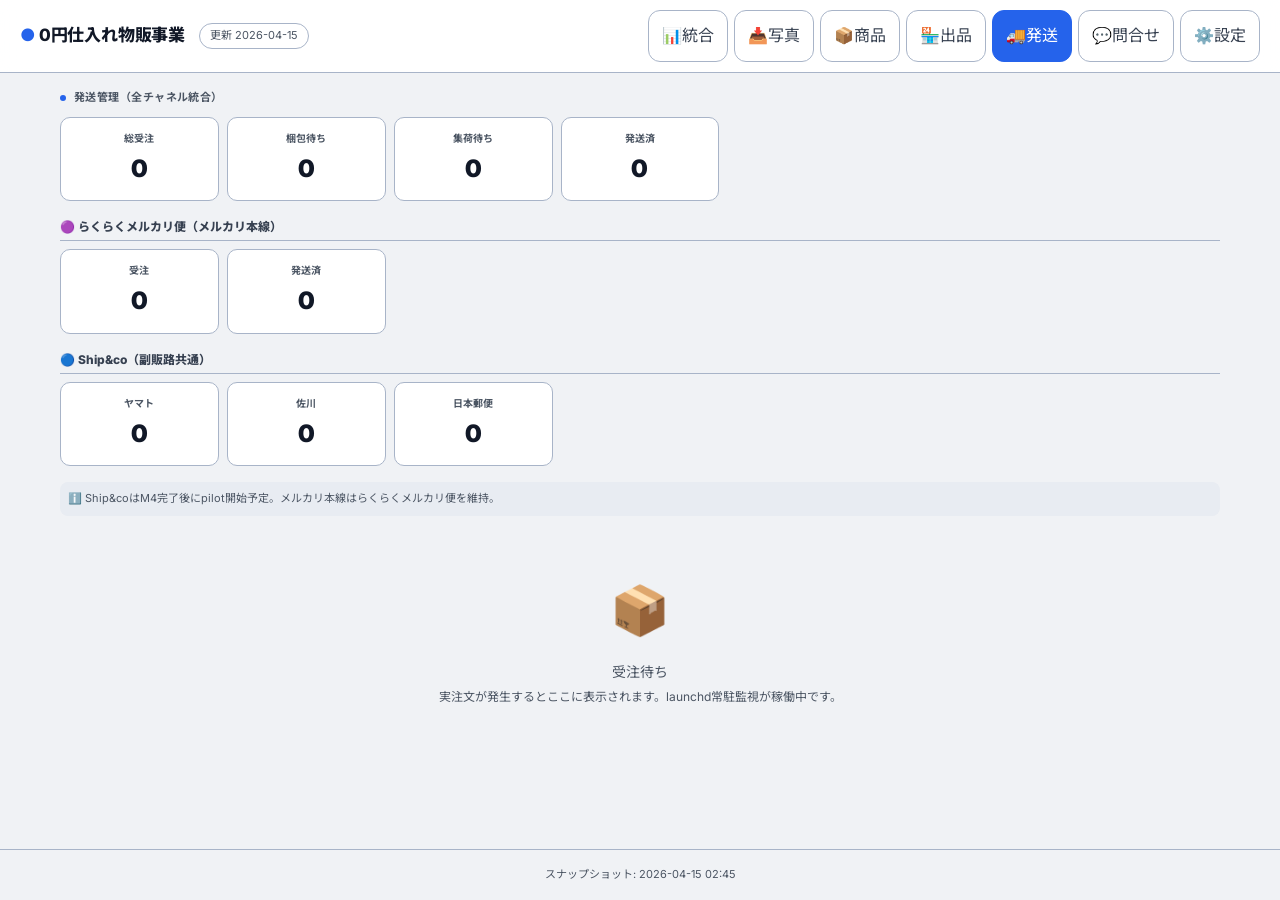
<file: unified_shipping.html>
<!doctype html>
<html lang="ja">
<head>
  <meta charset="utf-8">
  <meta name="viewport" content="width=device-width,initial-scale=1">
  <title>発送管理 - 0円仕入れ物販事業</title>
  <link rel="stylesheet" href="./common.css">
  <style>
    .ship-summary {
      display: grid; grid-template-columns: repeat(auto-fill, minmax(150px,1fr));
      gap: 8px; margin-bottom: 16px;
    }
    .ship-stat {
      background: var(--surface); border: 1px solid var(--border);
      border-radius: var(--radius); padding: 12px; text-align: center;
    }
    .ship-stat-label { font-size: 10px; color: var(--text-3); font-weight: 700; }
    .ship-stat-value { font-size: 24px; font-weight: 900; margin-top: 4px; }
    .empty-state {
      text-align: center; padding: 40px 20px; color: var(--text-3);
    }
    .empty-state .icon { font-size: 48px; margin-bottom: 12px; }
    .empty-state .text { font-size: 14px; }
    .empty-state .sub { font-size: 12px; margin-top: 4px; }
    .channel-group { margin-bottom: 16px; }
    .channel-group h3 {
      font-size: 12px; font-weight: 800; color: var(--text-2);
      margin-bottom: 8px; padding-bottom: 4px; border-bottom: 1px solid var(--border);
    }
  </style>
</head>
<body>
  <header class="hq-header">
    <h1><span class="dot">●</span> 0円仕入れ物販事業</h1>
    <span class="hq-fresh">更新 2026-04-15</span>
    <nav class="hq-nav">
      <a href="./">📊統合</a><a href="./intake_cards.html">📥写真</a>
      <a href="./ops.html">📦商品</a><a href="./channel_listings.html">🏪出品</a>
      <a href="./" class="active">🚚発送</a><a href="./unified_inquiry.html">💬問合せ</a>
      <a href="./settings.html">⚙️設定</a>
    </nav>
  </header>
  <div class="hq-wrap">
    <div class="section-head"><span class="dot" style="background:var(--accent)"></span>発送管理（全チャネル統合）</div>
    <div class="ship-summary">
      <div class="ship-stat"><div class="ship-stat-label">総受注</div><div class="ship-stat-value">0</div></div>
      <div class="ship-stat"><div class="ship-stat-label">梱包待ち</div><div class="ship-stat-value">0</div></div>
      <div class="ship-stat"><div class="ship-stat-label">集荷待ち</div><div class="ship-stat-value">0</div></div>
      <div class="ship-stat"><div class="ship-stat-label">発送済</div><div class="ship-stat-value">0</div></div>
    </div>
    <div class="channel-group">
      <h3>🟣 らくらくメルカリ便（メルカリ本線）</h3>
      <div class="ship-summary">
        <div class="ship-stat"><div class="ship-stat-label">受注</div><div class="ship-stat-value">0</div></div>
        <div class="ship-stat"><div class="ship-stat-label">発送済</div><div class="ship-stat-value">0</div></div>
      </div>
    </div>
    <div class="channel-group">
      <h3>🔵 Ship&co（副販路共通）</h3>
      <div class="ship-summary">
        <div class="ship-stat"><div class="ship-stat-label">ヤマト</div><div class="ship-stat-value">0</div></div>
        <div class="ship-stat"><div class="ship-stat-label">佐川</div><div class="ship-stat-value">0</div></div>
        <div class="ship-stat"><div class="ship-stat-label">日本郵便</div><div class="ship-stat-value">0</div></div>
      </div>
      <div style="font-size:11px;color:var(--text-3);margin-top:8px;padding:8px;background:var(--surface-2);border-radius:8px">
        ℹ️ Ship&coはM4完了後にpilot開始予定。メルカリ本線はらくらくメルカリ便を維持。
      </div>
    </div>
    <div class="empty-state">
      <div class="icon">📦</div>
      <div class="text">受注待ち</div>
      <div class="sub">実注文が発生するとここに表示されます。launchd常駐監視が稼働中です。</div>
    </div>
  </div>
  <div class="hq-footer">
    <span>スナップショット: 2026-04-15 02:45</span>
  </div>
</body>
</html>
</file>
<file: common.css>
@import url('https://fonts.googleapis.com/css2?family=Inter:wght@400;500;600;700;800;900&family=Noto+Sans+JP:wght@400;500;600;700&display=swap');

:root {
  --bg: #f0f2f5;
  --surface: #ffffff;
  --surface-2: #e8ecf2;
  --surface-3: #d8dfe9;
  --border: #a8b4c8;
  --text: #111827;
  --text-2: #374151;
  --text-3: #4b5563;
  --accent: #2563eb;
  --accent-glow: rgba(37,99,235,.12);
  --green: #15803d;
  --green-bg: rgba(21,128,61,.1);
  --yellow: #92400e;
  --yellow-bg: rgba(146,64,14,.1);
  --red: #b91c1c;
  --red-bg: rgba(185,28,28,.1);
  --blue: #1d4ed8;
  --blue-bg: rgba(29,78,216,.1);
  --orange: #b45309;
  --orange-bg: rgba(180,83,9,.1);
  --purple: #6d28d9;
  --purple-bg: rgba(109,40,217,.1);
  --radius: 10px;
  --radius-lg: 14px;
  --hq-sticky-offset: 53px;
  font-family: 'Inter', 'Noto Sans JP', -apple-system, sans-serif;
}

*, *::before, *::after { box-sizing: border-box; margin: 0; padding: 0; }

body {
  font-family: 'Inter', 'Noto Sans JP', -apple-system, sans-serif;
  background: var(--bg);
  color: var(--text);
  min-height: 100vh;
  display: flex;
  flex-direction: column;
  line-height: 1.6;
}

a { color: var(--accent); text-decoration: none; }
a:hover { color: #1d4ed8; }

/* ─── Header ─── */
.hq-header {
  position: sticky;
  top: 0;
  z-index: 100;
  background: rgba(255,255,255,.94);
  backdrop-filter: blur(14px);
  -webkit-backdrop-filter: blur(14px);
  border-bottom: 1px solid var(--border);
  padding: 10px 20px;
  display: flex;
  align-items: center;
  gap: 14px;
  flex-wrap: wrap;
  min-width: 0;
}

.hq-header h1 {
  font-size: 17px;
  font-weight: 800;
  letter-spacing: -.01em;
  white-space: nowrap;
  color: var(--text);
  flex: 0 0 auto;
}

.hq-header h1 .dot {
  color: var(--accent);
}

/* ─── Nav ─── */
.hq-nav {
  display: flex;
  gap: 6px;
  margin-left: auto;
  flex: 1 1 auto;
  flex-wrap: nowrap;
  justify-content: flex-end;
  min-width: 0;
  max-width: 100%;
  overflow-x: auto;
  overscroll-behavior-x: contain;
  scrollbar-width: none;
  -webkit-overflow-scrolling: touch;
}

.hq-nav::-webkit-scrollbar {
  display: none;
}

.hq-nav a {
  flex: 0 0 auto;
  min-height: 52px;
  padding: 8px 13px;
  border-radius: 12px;
  border: 1px solid var(--border);
  background: var(--surface);
  color: var(--text-2);
  transition: all .15s;
  text-decoration: none;
  display: flex;
  flex-direction: column;
  justify-content: center;
  align-items: flex-start;
  gap: 2px;
}

.hq-nav-kicker {
  font-size: 10px;
  font-weight: 800;
  letter-spacing: .04em;
  color: var(--text-3);
  white-space: nowrap;
}

.hq-nav-label {
  font-size: 12px;
  font-weight: 900;
  color: inherit;
  white-space: nowrap;
}

.hq-nav a:hover {
  border-color: var(--accent);
  color: var(--text);
  background: var(--surface-2);
}

.hq-nav a:hover .hq-nav-kicker {
  color: var(--accent);
}

.hq-nav a.active {
  background: var(--accent);
  border-color: var(--accent);
  color: #fff;
}

.hq-nav a.active .hq-nav-kicker {
  color: rgba(255,255,255,.82);
}

/* ─── Current box ─── */
.hq-box-context {
  flex: 0 0 100%;
  display: flex;
  align-items: center;
  justify-content: space-between;
  gap: 14px;
  padding: 10px 12px;
  border-radius: 14px;
  border: 1px solid rgba(37,99,235,.18);
  background: linear-gradient(135deg, #f8fbff 0%, #ecf4ff 56%, #ffffff 100%);
  box-shadow: 0 1px 2px rgba(15,23,42,.04);
}

.hq-box-context.is-empty {
  border-color: rgba(148,163,184,.34);
  background: linear-gradient(135deg, #f8fafc 0%, #eef2f7 100%);
}

.hq-box-context.is-all {
  border-color: rgba(14,116,144,.22);
  background: linear-gradient(135deg, #f3fbff 0%, #e6f7ff 56%, #ffffff 100%);
}

.hq-box-copy {
  min-width: 0;
  display: grid;
  gap: 3px;
}

.hq-box-kicker {
  font-size: 10px;
  font-weight: 900;
  letter-spacing: .06em;
  text-transform: uppercase;
  color: var(--text-3);
}

.hq-box-main {
  display: flex;
  flex-wrap: wrap;
  align-items: center;
  gap: 8px;
}

.hq-box-name {
  font-size: 15px;
  line-height: 1.2;
  font-weight: 900;
  color: var(--text);
}

.hq-box-id {
  display: inline-flex;
  align-items: center;
  padding: 4px 9px;
  border-radius: 999px;
  border: 1px solid rgba(37,99,235,.2);
  background: rgba(255,255,255,.88);
  font: 11px/1.2 ui-monospace, SFMono-Regular, Menlo, Monaco, Consolas, monospace;
  font-weight: 800;
  color: var(--accent);
}

.hq-box-meta {
  font-size: 12px;
  line-height: 1.5;
  color: var(--text-2);
}

.hq-box-summary-line {
  margin-top: 6px;
  font-size: 13px;
  font-weight: 900;
  color: var(--text);
}

.hq-box-stats {
  display: flex;
  flex-wrap: wrap;
  gap: 8px;
  margin-top: 8px;
}

.hq-box-stat {
  display: inline-flex;
  align-items: baseline;
  gap: 6px;
  padding: 6px 10px;
  border-radius: 999px;
  border: 1px solid rgba(148,163,184,.32);
  background: rgba(255,255,255,.82);
}

.hq-box-stat.is-ready {
  border-color: rgba(21,128,61,.24);
  background: linear-gradient(180deg, #f6fdf8 0%, #ebfaf0 100%);
}

.hq-box-stat.is-review {
  border-color: rgba(180,83,9,.24);
  background: linear-gradient(180deg, #fffaf5 0%, #fff1e4 100%);
}

.hq-box-stat.is-blocked {
  border-color: rgba(185,28,28,.18);
  background: linear-gradient(180deg, #fff8f8 0%, #ffeded 100%);
}

.hq-box-stat-label {
  font-size: 10px;
  font-weight: 900;
  letter-spacing: .04em;
  color: var(--text-3);
}

.hq-box-stat-value {
  font-size: 12px;
  font-weight: 900;
  color: var(--text);
}

.hq-box-action {
  flex: 0 0 auto;
  display: inline-flex;
  align-items: center;
  justify-content: center;
  min-height: 40px;
  padding: 0 14px;
  border-radius: 999px;
  border: 1px solid rgba(37,99,235,.24);
  background: #ffffff;
  color: var(--accent);
  font-size: 12px;
  font-weight: 900;
  box-shadow: 0 2px 8px rgba(15,23,42,.05);
  text-decoration: none;
}

.hq-box-action:hover {
  background: #eff6ff;
  color: #1d4ed8;
}

@media (max-width: 720px) {
  .hq-box-context {
    align-items: flex-start;
    flex-direction: column;
  }

  .hq-box-action {
    width: 100%;
  }
}

/* ─── Wrap ─── */
.hq-wrap {
  max-width: 1200px;
  margin: 0 auto;
  padding: 16px 20px 60px;
  width: 100%;
}

/* ─── Freshness pill ─── */
.hq-fresh {
  display: inline-flex;
  align-items: center;
  font-size: 11px;
  color: var(--text-3);
  background: var(--surface);
  border: 1px solid var(--border);
  padding: 3px 10px;
  border-radius: 999px;
  white-space: nowrap;
  flex-shrink: 0;
}

.hq-fresh.stale {
  border-color: rgba(146,64,14,.35);
  color: var(--yellow);
}

/* ─── Badges ─── */
.badge {
  display: inline-flex;
  align-items: center;
  gap: 3px;
  padding: 4px 9px;
  border-radius: 999px;
  font-size: 11px;
  font-weight: 700;
  white-space: nowrap;
}

.b-green  { background: var(--green-bg);  color: var(--green); }
.b-yellow { background: var(--yellow-bg); color: var(--yellow); }
.b-red    { background: var(--red-bg);    color: var(--red); }
.b-blue   { background: var(--blue-bg);   color: var(--blue); }
.b-orange { background: var(--orange-bg); color: var(--orange); }
.b-purple { background: var(--purple-bg); color: var(--purple); }
.b-gray   { background: var(--surface-3); color: var(--text-3); }

/* ─── Section head ─── */
.section-head {
  font-size: 11px;
  font-weight: 700;
  text-transform: uppercase;
  letter-spacing: .04em;
  color: var(--text-3);
  margin-bottom: 10px;
  display: flex;
  align-items: center;
  gap: 8px;
}

.section-head .dot {
  width: 6px;
  height: 6px;
  border-radius: 50%;
  flex-shrink: 0;
  display: inline-block;
}

/* ─── Footer ─── */
.hq-footer {
  margin-top: auto;
  text-align: center;
  padding: 16px 20px;
  font-size: 11px;
  color: var(--text-3);
  border-top: 1px solid var(--border);
}

.hq-footer code {
  background: var(--surface);
  padding: 2px 8px;
  border-radius: 4px;
  cursor: pointer;
  font-size: 11px;
  color: var(--accent);
  border: 1px solid var(--border);
}

.hq-footer code:hover { background: var(--surface-2); }

/* ─── Mobile ─── */
@media (max-width: 700px) {
  .hq-wrap { padding: 12px 14px 60px; }
  .hq-header {
    padding: 8px 14px;
    align-items: flex-start;
    flex-direction: column;
    gap: 8px;
  }
  .hq-header h1 { font-size: 15px; }
  .hq-nav {
    width: 100%;
    margin-left: 0;
    justify-content: flex-start;
  }
  .hq-nav a {
    min-height: 48px;
  }
  .hq-box-context {
    width: 100%;
    align-items: flex-start;
    flex-direction: column;
  }
  .hq-box-action {
    width: 100%;
  }
}
</file>
